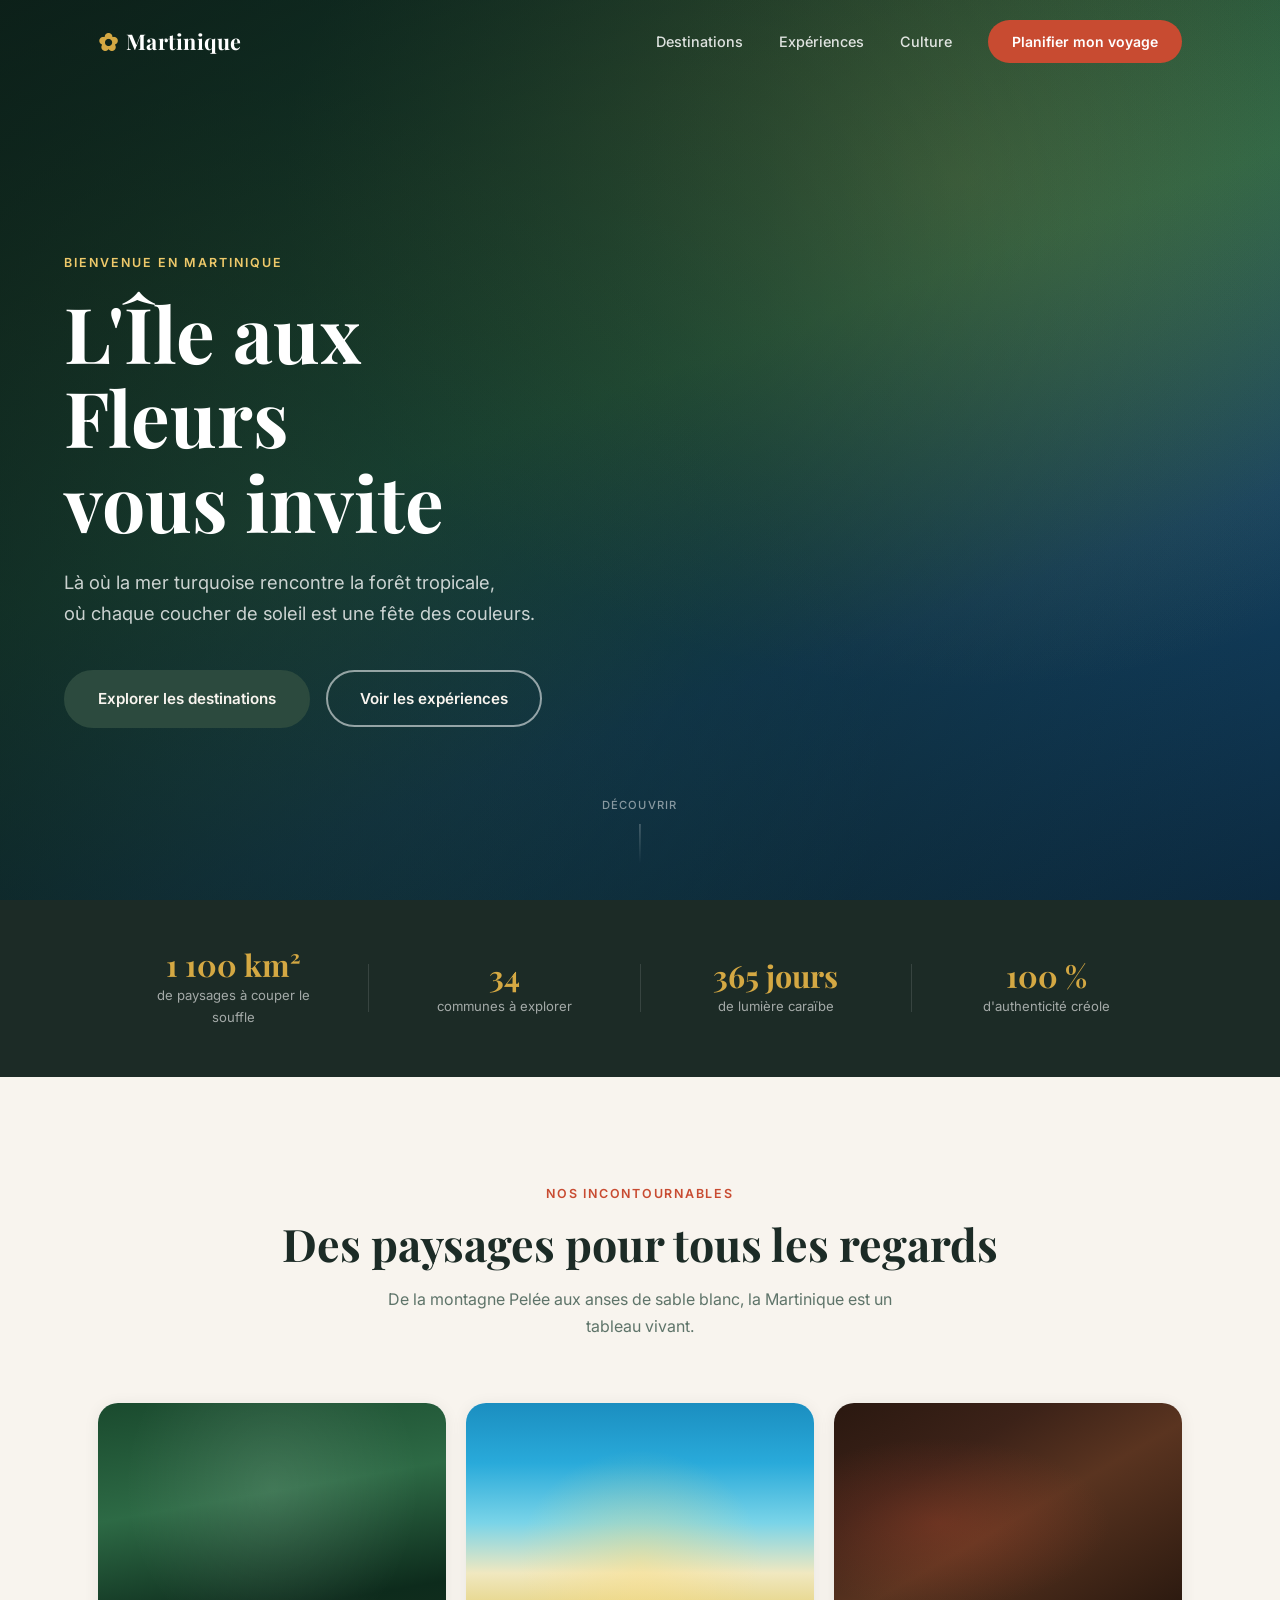
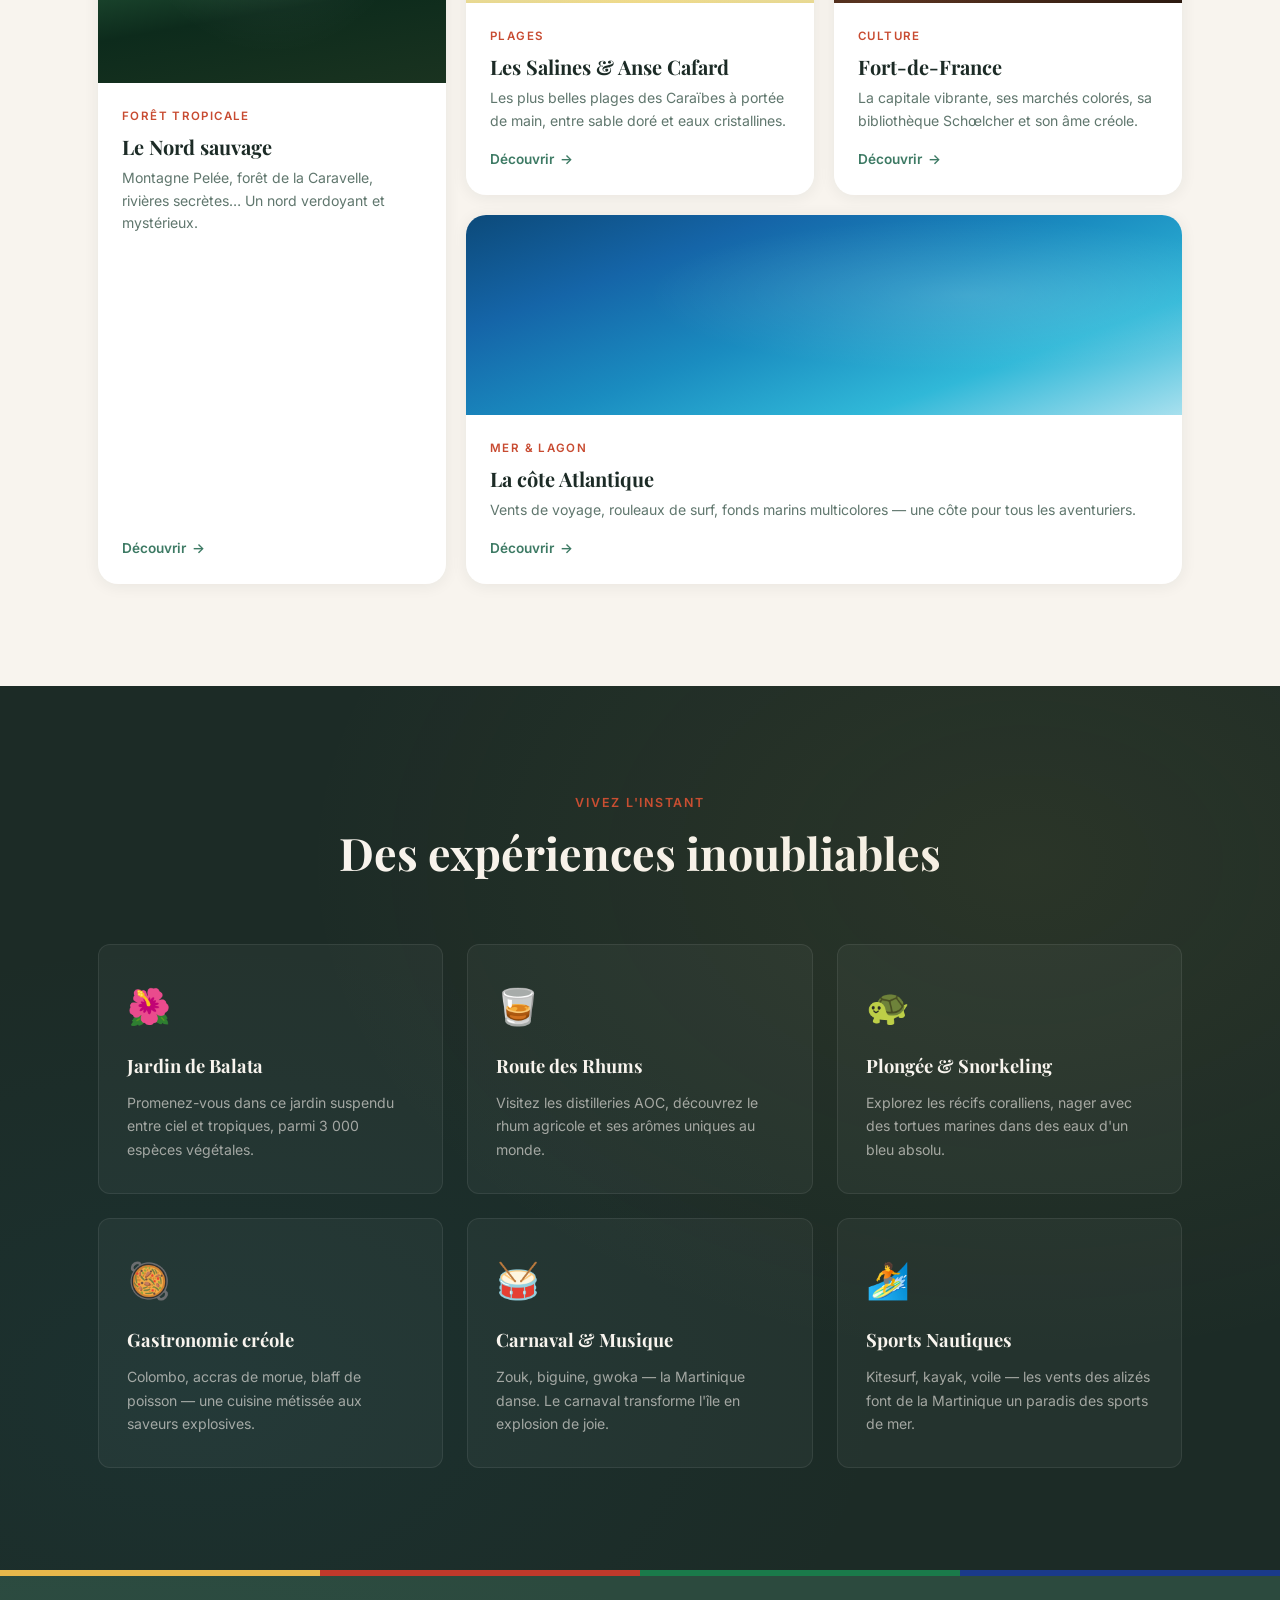
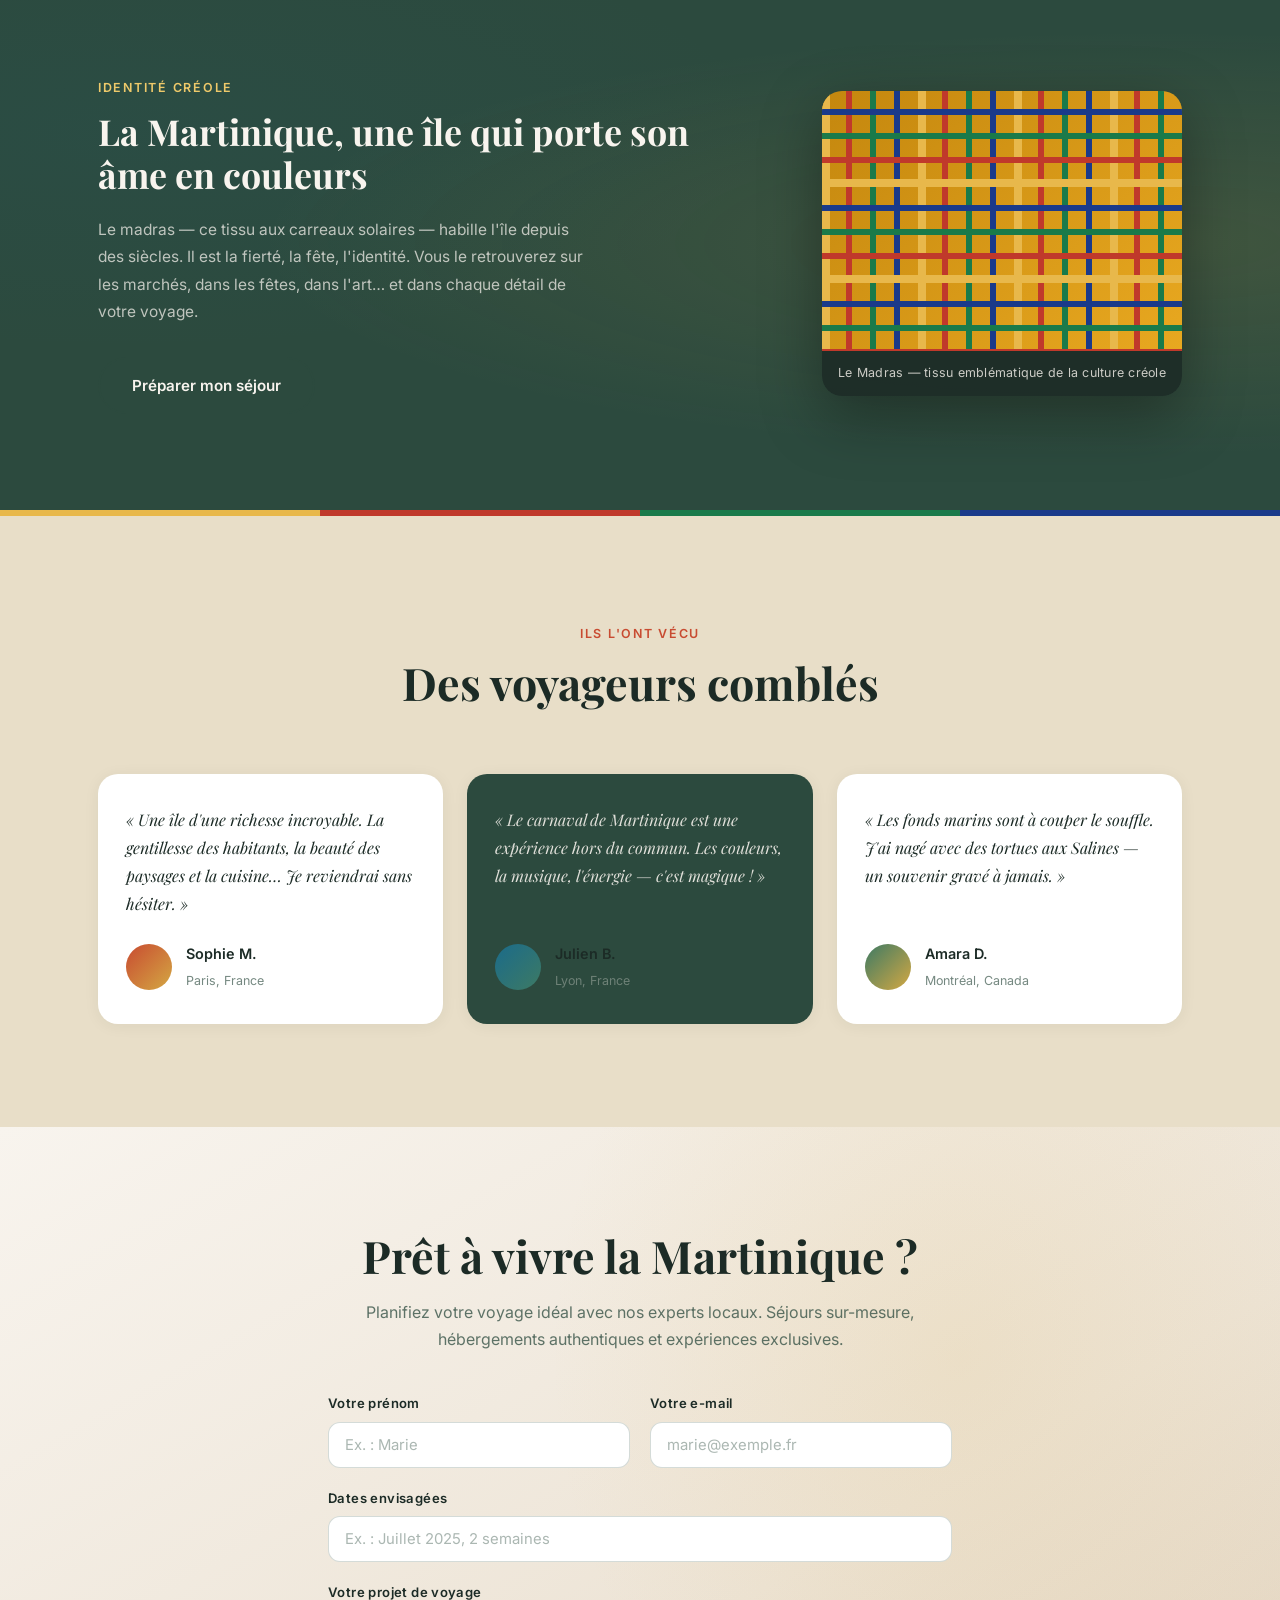
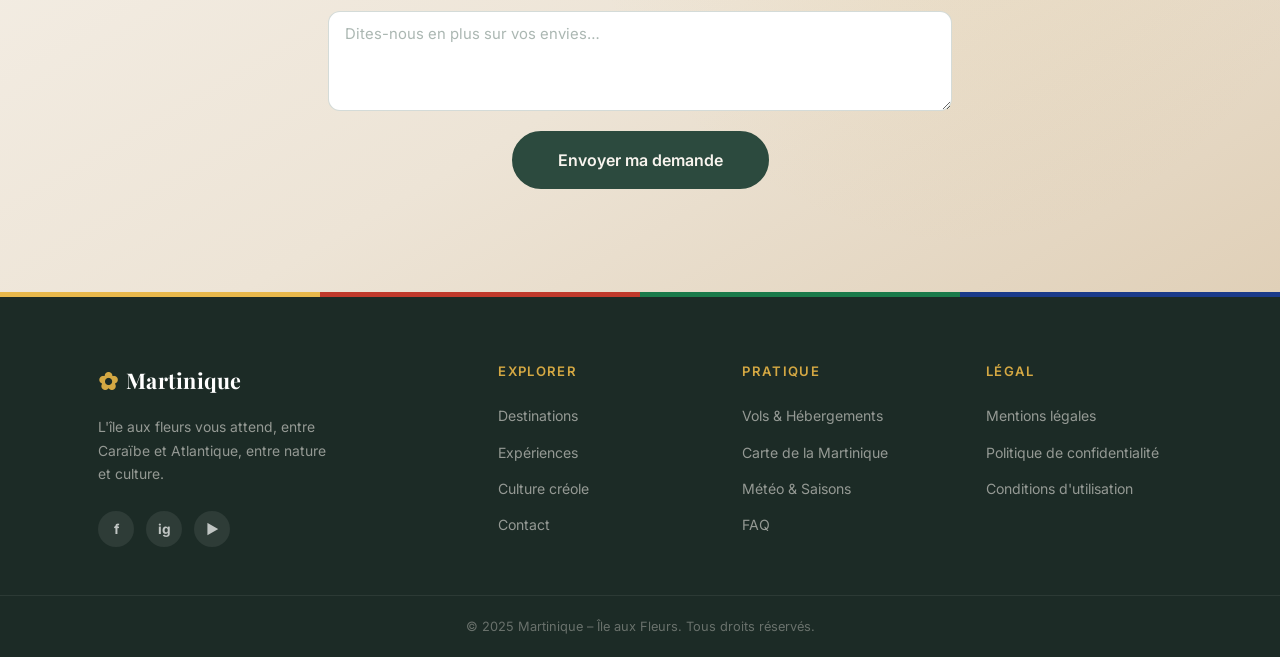
<file: index.html>
<!DOCTYPE html>
<html lang="fr">
<head>
  <meta charset="UTF-8" />
  <meta name="viewport" content="width=device-width, initial-scale=1.0" />
  <title>Martinique – Île aux Fleurs</title>
  <link rel="stylesheet" href="style.css" />
  <link rel="preconnect" href="https://fonts.googleapis.com" />
  <link rel="preconnect" href="https://fonts.gstatic.com" crossorigin />
  <link href="https://fonts.googleapis.com/css2?family=Playfair+Display:wght@400;700&family=Inter:wght@300;400;500;600&display=swap" rel="stylesheet" />
</head>
<body>

  <!-- ======= NAVIGATION ======= -->
  <header class="navbar" id="navbar">
    <div class="nav-container">
      <a href="#" class="nav-logo">
        <span class="logo-flower">✿</span>
        <span class="logo-text">Martinique</span>
      </a>
      <nav class="nav-links">
        <a href="#destinations">Destinations</a>
        <a href="#experiences">Expériences</a>
        <a href="#culture">Culture</a>
        <a href="#contact" class="btn-nav">Planifier mon voyage</a>
      </nav>
      <button class="nav-toggle" id="navToggle" aria-label="Menu">
        <span></span><span></span><span></span>
      </button>
    </div>
  </header>

  <!-- ======= HERO ======= -->
  <section class="hero" id="home">
    <div class="hero-bg"></div>
    <div class="hero-overlay"></div>
    <div class="hero-content">
      <p class="hero-label">Bienvenue en Martinique</p>
      <h1 class="hero-title">L'Île aux Fleurs<br />vous invite</h1>
      <p class="hero-sub">Là où la mer turquoise rencontre la forêt tropicale,<br />où chaque coucher de soleil est une fête des couleurs.</p>
      <div class="hero-actions">
        <a href="#destinations" class="btn btn-primary madras-hover">Explorer les destinations</a>
        <a href="#experiences" class="btn btn-ghost">Voir les expériences</a>
      </div>
    </div>
    <div class="hero-scroll">
      <span>Découvrir</span>
      <div class="scroll-line"></div>
    </div>
  </section>

  <!-- ======= INTRO BAND ======= -->
  <section class="intro-band">
    <div class="intro-band-inner">
      <div class="intro-stat">
        <strong>1 100 km²</strong>
        <span>de paysages à couper le souffle</span>
      </div>
      <div class="intro-divider"></div>
      <div class="intro-stat">
        <strong>34</strong>
        <span>communes à explorer</span>
      </div>
      <div class="intro-divider"></div>
      <div class="intro-stat">
        <strong>365 jours</strong>
        <span>de lumière caraïbe</span>
      </div>
      <div class="intro-divider"></div>
      <div class="intro-stat">
        <strong>100 %</strong>
        <span>d'authenticité créole</span>
      </div>
    </div>
  </section>

  <!-- ======= DESTINATIONS ======= -->
  <section class="section destinations" id="destinations">
    <div class="container">
      <div class="section-header">
        <span class="section-label">Nos incontournables</span>
        <h2 class="section-title">Des paysages pour tous les regards</h2>
        <p class="section-sub">De la montagne Pelée aux anses de sable blanc, la Martinique est un tableau vivant.</p>
      </div>
      <div class="cards-grid">

        <article class="card card--tall">
          <div class="card-img card-img--nord"></div>
          <div class="card-body">
            <span class="card-tag">Forêt tropicale</span>
            <h3 class="card-title">Le Nord sauvage</h3>
            <p class="card-desc">Montagne Pelée, forêt de la Caravelle, rivières secrètes… Un nord verdoyant et mystérieux.</p>
            <a href="#" class="card-link">Découvrir <span>→</span></a>
          </div>
        </article>

        <article class="card">
          <div class="card-img card-img--plage"></div>
          <div class="card-body">
            <span class="card-tag">Plages</span>
            <h3 class="card-title">Les Salines & Anse Cafard</h3>
            <p class="card-desc">Les plus belles plages des Caraïbes à portée de main, entre sable doré et eaux cristallines.</p>
            <a href="#" class="card-link">Découvrir <span>→</span></a>
          </div>
        </article>

        <article class="card">
          <div class="card-img card-img--ville"></div>
          <div class="card-body">
            <span class="card-tag">Culture</span>
            <h3 class="card-title">Fort-de-France</h3>
            <p class="card-desc">La capitale vibrante, ses marchés colorés, sa bibliothèque Schœlcher et son âme créole.</p>
            <a href="#" class="card-link">Découvrir <span>→</span></a>
          </div>
        </article>

        <article class="card card--wide">
          <div class="card-img card-img--mer"></div>
          <div class="card-body">
            <span class="card-tag">Mer & Lagon</span>
            <h3 class="card-title">La côte Atlantique</h3>
            <p class="card-desc">Vents de voyage, rouleaux de surf, fonds marins multicolores — une côte pour tous les aventuriers.</p>
            <a href="#" class="card-link">Découvrir <span>→</span></a>
          </div>
        </article>

      </div>
    </div>
  </section>

  <!-- ======= EXPERIENCES ======= -->
  <section class="section experiences" id="experiences">
    <div class="container">
      <div class="section-header section-header--light">
        <span class="section-label">Vivez l'instant</span>
        <h2 class="section-title">Des expériences inoubliables</h2>
      </div>
      <div class="experiences-grid">

        <div class="exp-card">
          <div class="exp-icon">🌺</div>
          <h3>Jardin de Balata</h3>
          <p>Promenez-vous dans ce jardin suspendu entre ciel et tropiques, parmi 3 000 espèces végétales.</p>
        </div>

        <div class="exp-card">
          <div class="exp-icon">🥃</div>
          <h3>Route des Rhums</h3>
          <p>Visitez les distilleries AOC, découvrez le rhum agricole et ses arômes uniques au monde.</p>
        </div>

        <div class="exp-card">
          <div class="exp-icon">🐢</div>
          <h3>Plongée & Snorkeling</h3>
          <p>Explorez les récifs coralliens, nager avec des tortues marines dans des eaux d'un bleu absolu.</p>
        </div>

        <div class="exp-card">
          <div class="exp-icon">🥘</div>
          <h3>Gastronomie créole</h3>
          <p>Colombo, accras de morue, blaff de poisson — une cuisine métissée aux saveurs explosives.</p>
        </div>

        <div class="exp-card">
          <div class="exp-icon">🥁</div>
          <h3>Carnaval & Musique</h3>
          <p>Zouk, biguine, gwoka — la Martinique danse. Le carnaval transforme l'île en explosion de joie.</p>
        </div>

        <div class="exp-card">
          <div class="exp-icon">🏄</div>
          <h3>Sports Nautiques</h3>
          <p>Kitesurf, kayak, voile — les vents des alizés font de la Martinique un paradis des sports de mer.</p>
        </div>

      </div>
    </div>
  </section>

  <!-- ======= CULTURE BANNER ======= -->
  <section class="culture-banner" id="culture">
    <div class="culture-madras-stripe"></div>
    <div class="container culture-inner">
      <div class="culture-text">
        <span class="section-label section-label--light">Identité créole</span>
        <h2>La Martinique, une île qui porte son âme en couleurs</h2>
        <p>Le madras — ce tissu aux carreaux solaires — habille l'île depuis des siècles. Il est la fierté, la fête, l'identité. Vous le retrouverez sur les marchés, dans les fêtes, dans l'art… et dans chaque détail de votre voyage.</p>
        <a href="#contact" class="btn btn-primary madras-hover">Préparer mon séjour</a>
      </div>
      <div class="culture-visual">
        <div class="madras-block">
          <div class="madras-pattern"></div>
          <div class="madras-caption">Le Madras — tissu emblématique de la culture créole</div>
        </div>
      </div>
    </div>
    <div class="culture-madras-stripe"></div>
  </section>

  <!-- ======= TÉMOIGNAGES ======= -->
  <section class="section testimonials">
    <div class="container">
      <div class="section-header">
        <span class="section-label">Ils l'ont vécu</span>
        <h2 class="section-title">Des voyageurs comblés</h2>
      </div>
      <div class="testimonials-grid">

        <div class="testimonial">
          <p class="testimonial-text">« Une île d'une richesse incroyable. La gentillesse des habitants, la beauté des paysages et la cuisine… Je reviendrai sans hésiter. »</p>
          <div class="testimonial-author">
            <div class="author-avatar avatar-1"></div>
            <div>
              <strong>Sophie M.</strong>
              <span>Paris, France</span>
            </div>
          </div>
        </div>

        <div class="testimonial testimonial--accent">
          <p class="testimonial-text">« Le carnaval de Martinique est une expérience hors du commun. Les couleurs, la musique, l'énergie — c'est magique ! »</p>
          <div class="testimonial-author">
            <div class="author-avatar avatar-2"></div>
            <div>
              <strong>Julien B.</strong>
              <span>Lyon, France</span>
            </div>
          </div>
        </div>

        <div class="testimonial">
          <p class="testimonial-text">« Les fonds marins sont à couper le souffle. J'ai nagé avec des tortues aux Salines — un souvenir gravé à jamais. »</p>
          <div class="testimonial-author">
            <div class="author-avatar avatar-3"></div>
            <div>
              <strong>Amara D.</strong>
              <span>Montréal, Canada</span>
            </div>
          </div>
        </div>

      </div>
    </div>
  </section>

  <!-- ======= CTA / CONTACT ======= -->
  <section class="cta-section" id="contact">
    <div class="cta-bg"></div>
    <div class="container cta-inner">
      <h2 class="cta-title">Prêt à vivre la Martinique ?</h2>
      <p class="cta-sub">Planifiez votre voyage idéal avec nos experts locaux. Séjours sur-mesure, hébergements authentiques et expériences exclusives.</p>
      <form class="cta-form">
        <div class="form-row">
          <div class="form-group">
            <label for="name">Votre prénom</label>
            <input type="text" id="name" placeholder="Ex. : Marie" autocomplete="given-name" />
          </div>
          <div class="form-group">
            <label for="email">Votre e-mail</label>
            <input type="email" id="email" placeholder="marie@exemple.fr" autocomplete="email" required />
          </div>
        </div>
        <div class="form-group">
          <label for="dates">Dates envisagées</label>
          <input type="text" id="dates" placeholder="Ex. : Juillet 2025, 2 semaines" />
        </div>
        <div class="form-group">
          <label for="message">Votre projet de voyage</label>
          <textarea id="message" rows="4" placeholder="Dites-nous en plus sur vos envies…"></textarea>
        </div>
        <button type="submit" class="btn btn-primary btn-large madras-hover">
          Envoyer ma demande
        </button>
      </form>
    </div>
  </section>

  <!-- ======= FOOTER ======= -->
  <footer class="footer">
    <div class="footer-madras-band"></div>
    <div class="container footer-inner">
      <div class="footer-brand">
        <a href="#" class="nav-logo">
          <span class="logo-flower">✿</span>
          <span class="logo-text">Martinique</span>
        </a>
        <p>L'île aux fleurs vous attend, entre Caraïbe et Atlantique, entre nature et culture.</p>
        <div class="footer-socials">
          <a href="#" aria-label="Facebook">f</a>
          <a href="#" aria-label="Instagram">ig</a>
          <a href="#" aria-label="YouTube">▶</a>
        </div>
      </div>
      <div class="footer-links">
        <h4>Explorer</h4>
        <ul>
          <li><a href="#destinations">Destinations</a></li>
          <li><a href="#experiences">Expériences</a></li>
          <li><a href="#culture">Culture créole</a></li>
          <li><a href="#contact">Contact</a></li>
        </ul>
      </div>
      <div class="footer-links">
        <h4>Pratique</h4>
        <ul>
          <li><a href="#">Vols & Hébergements</a></li>
          <li><a href="#">Carte de la Martinique</a></li>
          <li><a href="#">Météo & Saisons</a></li>
          <li><a href="#">FAQ</a></li>
        </ul>
      </div>
      <div class="footer-links">
        <h4>Légal</h4>
        <ul>
          <li><a href="#">Mentions légales</a></li>
          <li><a href="#">Politique de confidentialité</a></li>
          <li><a href="#">Conditions d'utilisation</a></li>
        </ul>
      </div>
    </div>
    <div class="footer-bottom">
      <p>© 2025 Martinique – Île aux Fleurs. Tous droits réservés.</p>
    </div>
  </footer>

  <script src="script.js"></script>
</body>
</html>
</file>
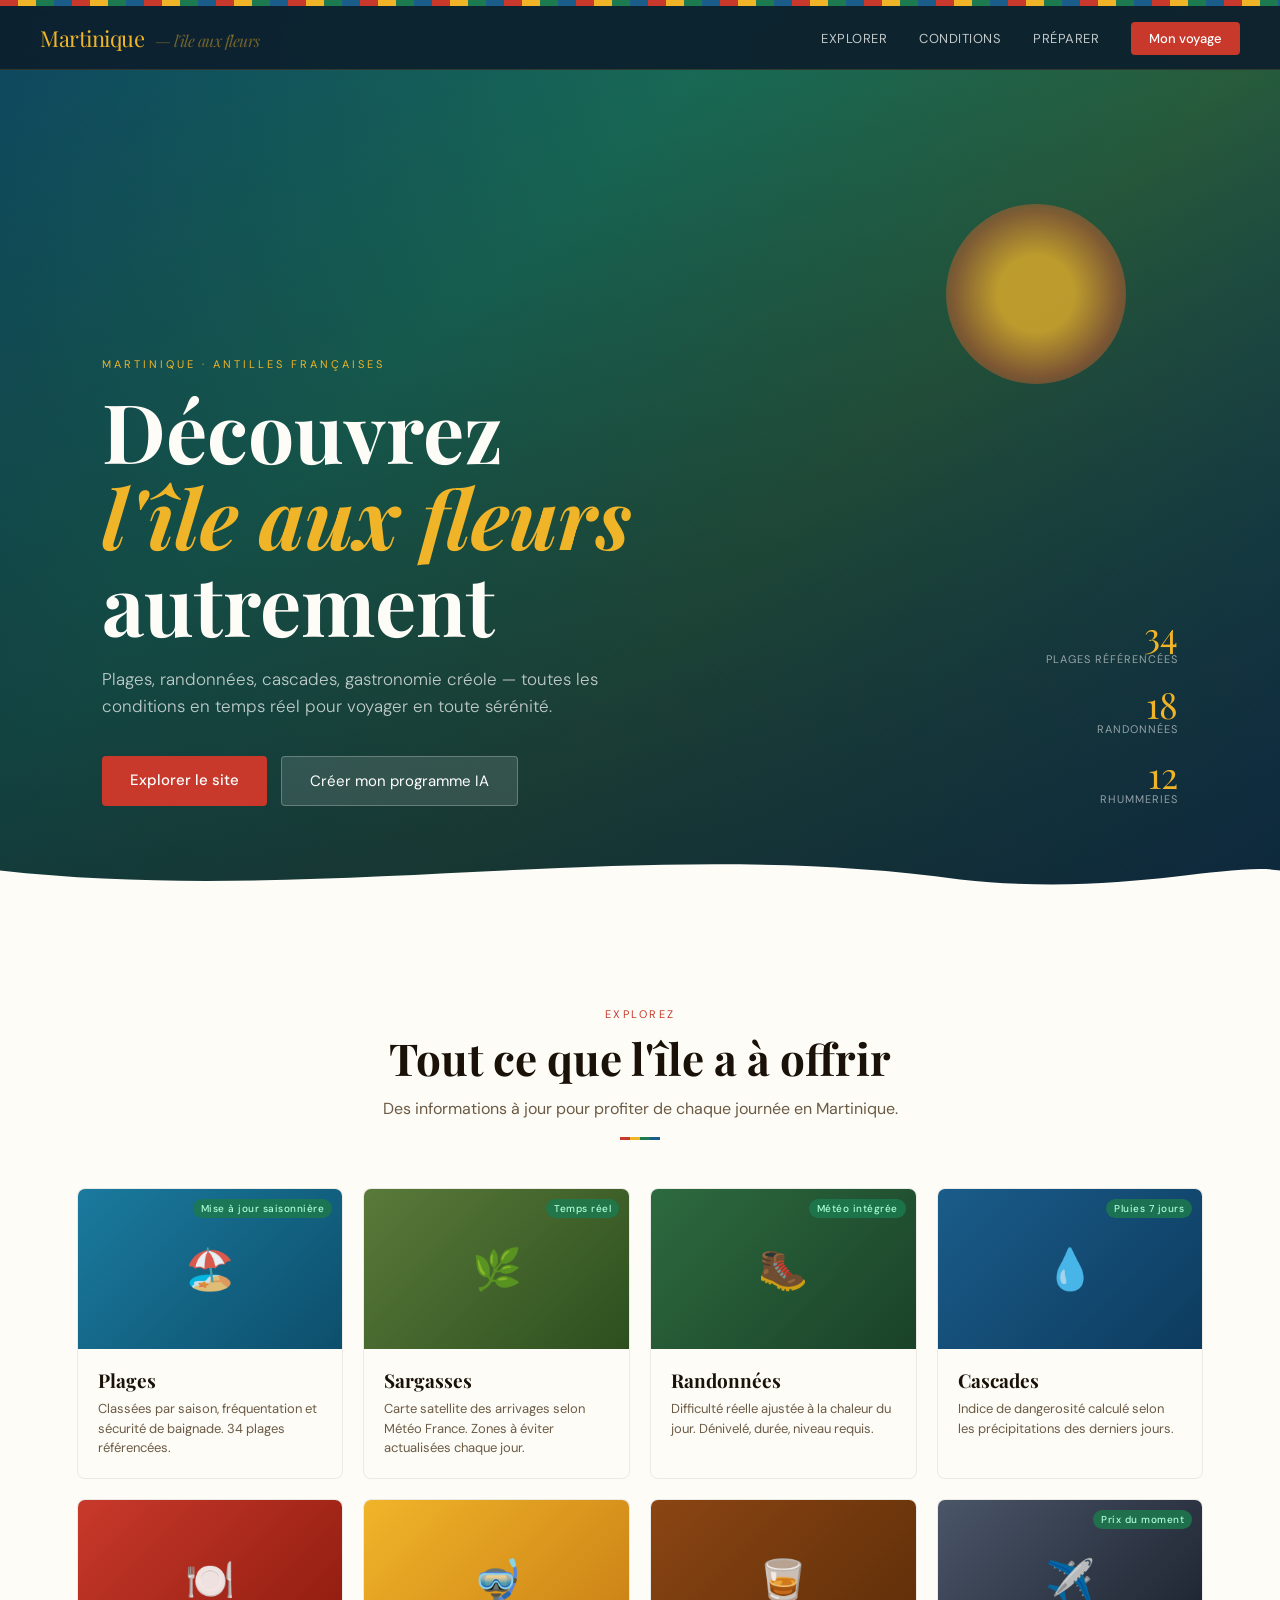
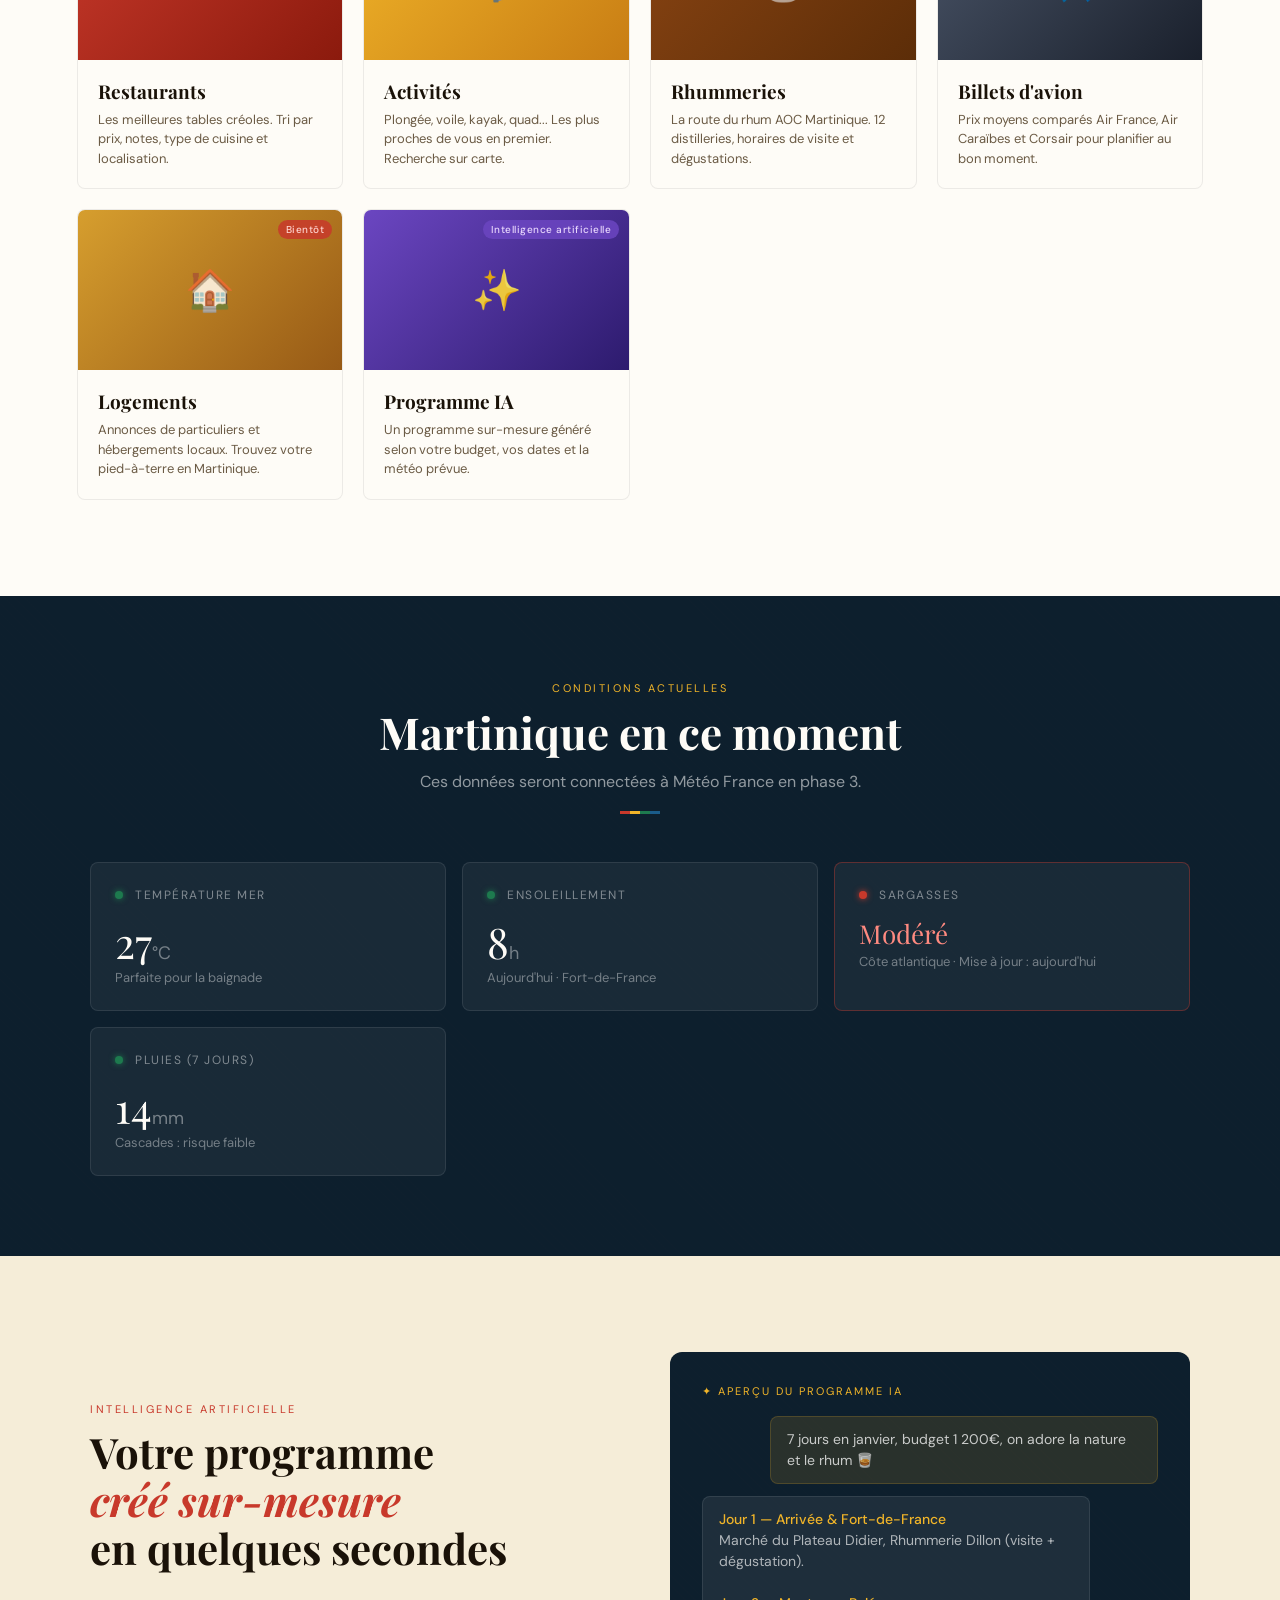
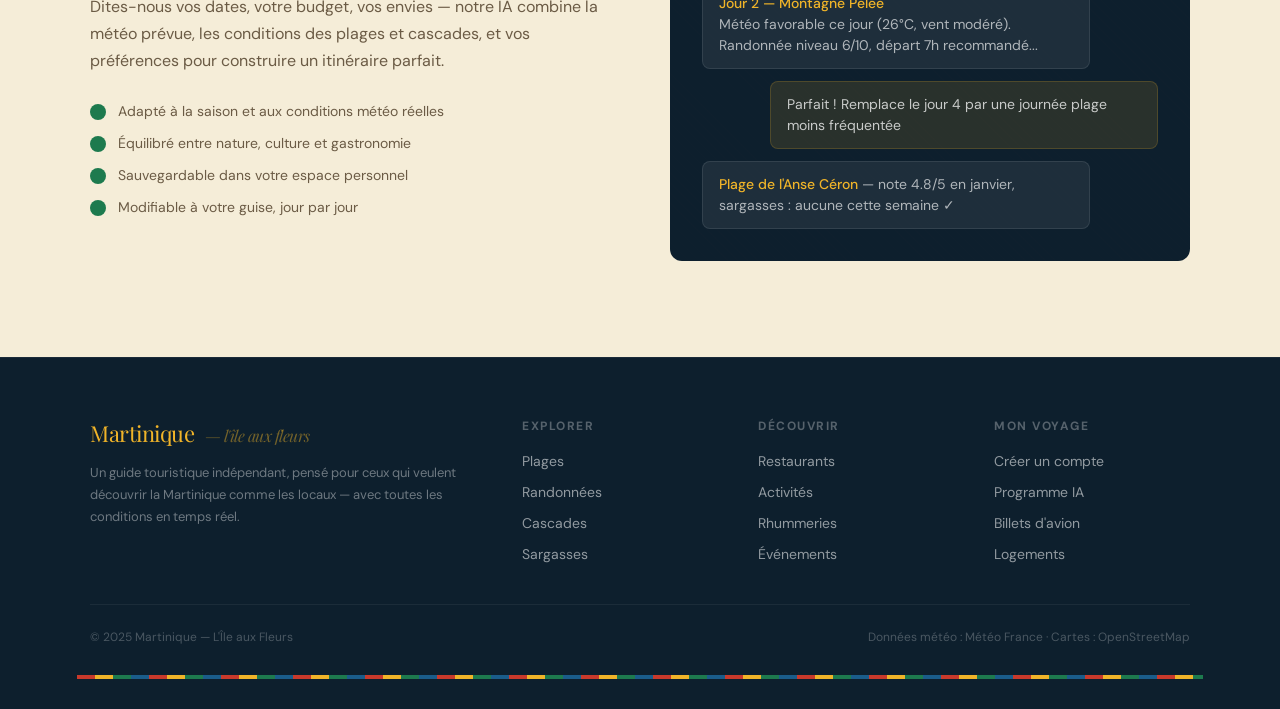
<file: maquette.html>
<!DOCTYPE html>
<html lang="fr">
<head>
  <meta charset="UTF-8">
  <meta name="viewport" content="width=device-width, initial-scale=1.0">
  <title>Martinique — L'Île aux Fleurs</title>
  <link rel="preconnect" href="https://fonts.googleapis.com">
  <link href="https://fonts.googleapis.com/css2?family=Playfair+Display:ital,wght@0,700;1,400&family=DM+Sans:wght@300;400;500&display=swap" rel="stylesheet">
  <style>
    /* ─── Variables — palette madras & créole ─── */
    :root {
      --rouge:   #C8392B;
      --jaune:   #F0B429;
      --vert:    #1D7A4E;
      --bleu:    #1A5C8A;
      --sable:   #F5EDD8;
      --nuit:    #0D1F2D;
      --blanc:   #FEFCF7;
      --texte:   #1A1208;
      --doux:    #6B5B45;

      --madras-stripe: repeating-linear-gradient(
        45deg,
        transparent,
        transparent 6px,
        rgba(200,57,43,0.18) 6px,
        rgba(200,57,43,0.18) 7px
      );

      --font-titre: 'Playfair Display', Georgia, serif;
      --font-corps: 'DM Sans', sans-serif;
      --rayon: 4px;
    }

    /* ─── Reset & base ─── */
    *, *::before, *::after { box-sizing: border-box; margin: 0; padding: 0; }
    html { scroll-behavior: smooth; }
    body {
      font-family: var(--font-corps);
      background: var(--blanc);
      color: var(--texte);
      overflow-x: hidden;
    }

    /* ─── Barre de chargement décorative (madras) ─── */
    .madras-bar {
      height: 6px;
      background: repeating-linear-gradient(
        90deg,
        var(--rouge) 0px, var(--rouge) 18px,
        var(--jaune) 18px, var(--jaune) 36px,
        var(--vert) 36px, var(--vert) 54px,
        var(--bleu) 54px, var(--bleu) 72px
      );
    }

    /* ─── Navbar ─── */
    nav {
      position: fixed;
      top: 6px;
      left: 0; right: 0;
      z-index: 100;
      display: flex;
      align-items: center;
      justify-content: space-between;
      padding: 0 40px;
      height: 64px;
      background: rgba(13, 31, 45, 0.92);
      backdrop-filter: blur(12px);
      border-bottom: 1px solid rgba(240,180,41,0.15);
    }
    .nav-logo {
      font-family: var(--font-titre);
      font-size: 22px;
      color: var(--jaune);
      letter-spacing: -0.5px;
      text-decoration: none;
    }
    .nav-logo span {
      color: rgba(240,180,41,0.45);
      font-style: italic;
      font-weight: 400;
      font-size: 16px;
      margin-left: 6px;
    }
    .nav-links {
      display: flex;
      gap: 32px;
      list-style: none;
    }
    .nav-links a {
      color: rgba(255,255,255,0.75);
      text-decoration: none;
      font-size: 13px;
      font-weight: 400;
      letter-spacing: 0.5px;
      text-transform: uppercase;
      transition: color .2s;
    }
    .nav-links a:hover { color: var(--jaune); }
    .nav-cta {
      background: var(--rouge);
      color: white !important;
      padding: 8px 18px;
      border-radius: var(--rayon);
      font-weight: 500 !important;
      text-transform: none !important;
      letter-spacing: 0 !important;
      transition: background .2s !important;
    }
    .nav-cta:hover { background: #a52d20 !important; color: white !important; }

    /* ─── Hero ─── */
    .hero {
      position: relative;
      height: 100vh;
      min-height: 600px;
      display: flex;
      align-items: flex-end;
      overflow: hidden;
    }
    .hero-bg {
      position: absolute;
      inset: 0;
      background:
        linear-gradient(to bottom, rgba(13,31,45,0.15) 0%, rgba(13,31,45,0.7) 100%),
        linear-gradient(135deg, #0D4F6C 0%, #1A7A5E 35%, #2D6A3F 60%, #0D3B5E 100%);
    }
    /* Effet soleil couchant stylisé */
    .hero-sun {
      position: absolute;
      right: 12%;
      top: 22%;
      width: 180px;
      height: 180px;
      border-radius: 50%;
      background: radial-gradient(circle, var(--jaune) 30%, rgba(240,100,41,0.6) 65%, transparent 100%);
      opacity: 0.75;
      animation: sunPulse 6s ease-in-out infinite;
    }
    @keyframes sunPulse {
      0%, 100% { transform: scale(1); opacity: 0.75; }
      50% { transform: scale(1.05); opacity: 0.85; }
    }
    /* Vague décorative */
    .hero-wave {
      position: absolute;
      bottom: 0; left: 0; right: 0;
    }
    .hero-wave svg { display: block; width: 100%; }

    /* Motif madras en overlay subtil */
    .hero-madras {
      position: absolute;
      inset: 0;
      background: var(--madras-stripe);
      opacity: 0.06;
    }

    .hero-content {
      position: relative;
      z-index: 2;
      padding: 0 8% 100px;
      max-width: 760px;
    }
    .hero-eyebrow {
      font-family: var(--font-corps);
      font-size: 11px;
      letter-spacing: 3px;
      text-transform: uppercase;
      color: var(--jaune);
      margin-bottom: 16px;
      opacity: 0;
      animation: fadeUp .8s .3s forwards;
    }
    .hero-titre {
      font-family: var(--font-titre);
      font-size: clamp(44px, 7vw, 82px);
      line-height: 1.05;
      color: var(--blanc);
      margin-bottom: 20px;
      opacity: 0;
      animation: fadeUp .8s .5s forwards;
    }
    .hero-titre em {
      color: var(--jaune);
      font-style: italic;
    }
    .hero-sous {
      font-size: 17px;
      color: rgba(255,255,255,0.72);
      line-height: 1.6;
      max-width: 500px;
      margin-bottom: 36px;
      font-weight: 300;
      opacity: 0;
      animation: fadeUp .8s .7s forwards;
    }
    .hero-actions {
      display: flex;
      gap: 14px;
      flex-wrap: wrap;
      opacity: 0;
      animation: fadeUp .8s .9s forwards;
    }
    .btn-primaire {
      background: var(--rouge);
      color: white;
      padding: 14px 28px;
      border-radius: var(--rayon);
      font-weight: 500;
      font-size: 15px;
      text-decoration: none;
      transition: transform .15s, background .2s;
    }
    .btn-primaire:hover { background: #a52d20; transform: translateY(-1px); }
    .btn-secondaire {
      background: rgba(255,255,255,0.12);
      color: white;
      padding: 14px 28px;
      border-radius: var(--rayon);
      font-weight: 400;
      font-size: 15px;
      text-decoration: none;
      border: 1px solid rgba(255,255,255,0.25);
      transition: background .2s;
    }
    .btn-secondaire:hover { background: rgba(255,255,255,0.2); }

    /* Stats hero */
    .hero-stats {
      position: absolute;
      right: 8%;
      bottom: 100px;
      z-index: 2;
      display: flex;
      flex-direction: column;
      gap: 20px;
      opacity: 0;
      animation: fadeLeft .8s 1.1s forwards;
    }
    .stat-item {
      text-align: right;
    }
    .stat-num {
      font-family: var(--font-titre);
      font-size: 36px;
      color: var(--jaune);
      line-height: 1;
    }
    .stat-label {
      font-size: 11px;
      color: rgba(255,255,255,0.55);
      letter-spacing: 1px;
      text-transform: uppercase;
    }

    @keyframes fadeUp {
      from { opacity: 0; transform: translateY(20px); }
      to   { opacity: 1; transform: translateY(0); }
    }
    @keyframes fadeLeft {
      from { opacity: 0; transform: translateX(20px); }
      to   { opacity: 1; transform: translateX(0); }
    }

    /* ─── Section titre générique ─── */
    .section-header {
      text-align: center;
      margin-bottom: 48px;
    }
    .section-tag {
      display: inline-block;
      font-size: 11px;
      letter-spacing: 2.5px;
      text-transform: uppercase;
      color: var(--rouge);
      margin-bottom: 12px;
    }
    .section-titre {
      font-family: var(--font-titre);
      font-size: clamp(28px, 4vw, 44px);
      color: var(--texte);
      line-height: 1.15;
    }
    .section-sous {
      font-size: 16px;
      color: var(--doux);
      margin-top: 12px;
      line-height: 1.6;
      max-width: 520px;
      margin-left: auto;
      margin-right: auto;
    }
    .trait {
      display: block;
      width: 40px;
      height: 3px;
      margin: 16px auto 0;
      background: repeating-linear-gradient(
        90deg,
        var(--rouge) 0,var(--rouge) 10px,
        var(--jaune) 10px,var(--jaune) 20px,
        var(--vert) 20px,var(--vert) 30px,
        var(--bleu) 30px,var(--bleu) 40px
      );
    }

    /* ─── Section rubriques ─── */
    .section-rubriques {
      padding: 96px 6%;
      background: var(--blanc);
    }
    .rubriques-grille {
      display: grid;
      grid-template-columns: repeat(auto-fill, minmax(260px, 1fr));
      gap: 20px;
      max-width: 1200px;
      margin: 0 auto;
    }
    .rubrique-card {
      position: relative;
      border-radius: 8px;
      overflow: hidden;
      text-decoration: none;
      color: inherit;
      border: 1px solid rgba(0,0,0,0.07);
      background: var(--blanc);
      transition: transform .2s, box-shadow .2s;
      cursor: pointer;
    }
    .rubrique-card:hover { transform: translateY(-4px); box-shadow: 0 12px 36px rgba(0,0,0,0.1); }
    .rubrique-visuel {
      height: 160px;
      position: relative;
      overflow: hidden;
    }
    .rubrique-card:hover .rubrique-visuel-bg {
      transform: scale(1.05);
    }
    .rubrique-visuel-bg {
      position: absolute;
      inset: 0;
      transition: transform .4s;
    }
    /* Fonds colorés par rubrique */
    .rc-plages .rubrique-visuel-bg { background: linear-gradient(135deg, #1A7A9E 0%, #0D4F6C 100%); }
    .rc-sargasses .rubrique-visuel-bg { background: linear-gradient(135deg, #5A7A3A 0%, #2D4F1E 100%); }
    .rc-randos .rubrique-visuel-bg { background: linear-gradient(135deg, #2D6A3F 0%, #1A4228 100%); }
    .rc-cascades .rubrique-visuel-bg { background: linear-gradient(135deg, #1A5C8A 0%, #0D3B5E 100%); }
    .rc-restos .rubrique-visuel-bg { background: linear-gradient(135deg, #C8392B 0%, #8B1A0D 100%); }
    .rc-activites .rubrique-visuel-bg { background: linear-gradient(135deg, #F0B429 0%, #C87D14 100%); }
    .rc-rhum .rubrique-visuel-bg { background: linear-gradient(135deg, #8B4513 0%, #5C2D08 100%); }
    .rc-vols .rubrique-visuel-bg { background: linear-gradient(135deg, #4A5568 0%, #1A202C 100%); }
    .rc-logement .rubrique-visuel-bg { background: linear-gradient(135deg, #D69E2E 0%, #975A16 100%); }
    .rc-ia .rubrique-visuel-bg { background: linear-gradient(135deg, #6B46C1 0%, #2D1B6E 100%); }

    .rubrique-icon {
      position: absolute;
      top: 50%;
      left: 50%;
      transform: translate(-50%, -50%);
      font-size: 40px;
      line-height: 1;
      opacity: 0.9;
    }
    .rubrique-badge {
      position: absolute;
      top: 10px;
      right: 10px;
      font-size: 10px;
      padding: 3px 8px;
      border-radius: 20px;
      letter-spacing: 0.5px;
      font-weight: 500;
    }
    .badge-live { background: rgba(29,122,78,0.85); color: #ADFFD7; }
    .badge-nouveau { background: rgba(200,57,43,0.85); color: #FFD5D0; }
    .badge-ia { background: rgba(107,70,193,0.85); color: #E9D8FD; }

    .rubrique-corps {
      padding: 18px 20px 20px;
    }
    .rubrique-titre {
      font-family: var(--font-titre);
      font-size: 19px;
      color: var(--texte);
      margin-bottom: 6px;
    }
    .rubrique-desc {
      font-size: 13px;
      color: var(--doux);
      line-height: 1.5;
    }

    /* ─── Section météo / vols ─── */
    .section-live {
      padding: 80px 6%;
      background: var(--nuit);
      position: relative;
      overflow: hidden;
    }
    .section-live::before {
      content: '';
      position: absolute;
      inset: 0;
      background: var(--madras-stripe);
      opacity: 0.04;
    }
    .section-live .section-titre { color: var(--blanc); }
    .section-live .section-sous { color: rgba(255,255,255,0.55); }
    .section-live .section-tag { color: var(--jaune); }
    .live-grille {
      display: grid;
      grid-template-columns: repeat(auto-fill, minmax(280px, 1fr));
      gap: 16px;
      max-width: 1100px;
      margin: 0 auto;
    }
    .live-card {
      background: rgba(255,255,255,0.05);
      border: 1px solid rgba(255,255,255,0.09);
      border-radius: 8px;
      padding: 24px;
    }
    .live-card-header {
      display: flex;
      align-items: center;
      gap: 12px;
      margin-bottom: 18px;
    }
    .live-dot {
      width: 8px; height: 8px;
      border-radius: 50%;
      background: var(--vert);
      box-shadow: 0 0 6px var(--vert);
      animation: blink 2s infinite;
    }
    @keyframes blink {
      0%,100% { opacity: 1; }
      50% { opacity: 0.4; }
    }
    .live-label {
      font-size: 12px;
      letter-spacing: 1.5px;
      text-transform: uppercase;
      color: rgba(255,255,255,0.45);
    }
    .live-valeur {
      font-family: var(--font-titre);
      font-size: 42px;
      color: var(--blanc);
      line-height: 1;
    }
    .live-unite {
      font-family: var(--font-corps);
      font-size: 18px;
      color: rgba(255,255,255,0.4);
    }
    .live-sous {
      font-size: 13px;
      color: rgba(255,255,255,0.4);
      margin-top: 6px;
    }
    .live-alerte {
      border-color: rgba(200,57,43,0.4);
    }
    .live-alerte .live-dot { background: var(--rouge); box-shadow: 0 0 6px var(--rouge); }
    .live-alerte .live-valeur { color: #FF8A80; }

    /* ─── Section "Préparez votre voyage" ─── */
    .section-prep {
      padding: 96px 6%;
      background: var(--sable);
    }
    .prep-grille {
      display: grid;
      grid-template-columns: 1fr 1fr;
      gap: 60px;
      max-width: 1100px;
      margin: 0 auto;
      align-items: center;
    }
    .prep-texte h2 {
      font-family: var(--font-titre);
      font-size: clamp(28px, 3.5vw, 42px);
      color: var(--texte);
      line-height: 1.15;
      margin-bottom: 20px;
    }
    .prep-texte h2 em { color: var(--rouge); font-style: italic; }
    .prep-texte p {
      font-size: 16px;
      color: var(--doux);
      line-height: 1.7;
      margin-bottom: 28px;
    }
    .prep-liste {
      list-style: none;
      display: flex;
      flex-direction: column;
      gap: 14px;
    }
    .prep-liste li {
      display: flex;
      align-items: flex-start;
      gap: 12px;
      font-size: 14px;
      color: var(--doux);
    }
    .prep-liste li::before {
      content: '';
      display: inline-block;
      width: 16px;
      height: 16px;
      min-width: 16px;
      border-radius: 50%;
      background: var(--vert);
      margin-top: 2px;
    }
    /* Carte IA stylisée */
    .prep-carte {
      background: var(--nuit);
      border-radius: 12px;
      padding: 32px;
      position: relative;
      overflow: hidden;
    }
    .prep-carte::after {
      content: '';
      position: absolute;
      inset: 0;
      background: var(--madras-stripe);
      opacity: 0.05;
    }
    .prep-carte-tag {
      font-size: 11px;
      letter-spacing: 2px;
      text-transform: uppercase;
      color: var(--jaune);
      margin-bottom: 18px;
    }
    .prep-chat {
      display: flex;
      flex-direction: column;
      gap: 12px;
      position: relative;
      z-index: 1;
    }
    .chat-bulle {
      padding: 12px 16px;
      border-radius: 8px;
      font-size: 14px;
      line-height: 1.5;
      max-width: 85%;
    }
    .chat-user {
      background: rgba(240,180,41,0.12);
      color: rgba(255,255,255,0.75);
      border: 1px solid rgba(240,180,41,0.18);
      align-self: flex-end;
    }
    .chat-ia {
      background: rgba(255,255,255,0.07);
      color: rgba(255,255,255,0.65);
      border: 1px solid rgba(255,255,255,0.09);
      align-self: flex-start;
    }
    .chat-ia strong { color: var(--jaune); font-weight: 500; }

    /* ─── Footer ─── */
    footer {
      background: var(--nuit);
      border-top: 1px solid rgba(255,255,255,0.06);
      padding: 60px 6% 30px;
    }
    .footer-grille {
      display: grid;
      grid-template-columns: 2fr 1fr 1fr 1fr;
      gap: 40px;
      max-width: 1100px;
      margin: 0 auto 40px;
    }
    .footer-brand .nav-logo { display: inline-block; margin-bottom: 14px; }
    .footer-desc {
      font-size: 13px;
      color: rgba(255,255,255,0.4);
      line-height: 1.7;
    }
    .footer-col h4 {
      font-size: 12px;
      letter-spacing: 1.5px;
      text-transform: uppercase;
      color: rgba(255,255,255,0.3);
      margin-bottom: 16px;
    }
    .footer-col ul { list-style: none; display: flex; flex-direction: column; gap: 10px; }
    .footer-col a {
      font-size: 14px;
      color: rgba(255,255,255,0.55);
      text-decoration: none;
      transition: color .2s;
    }
    .footer-col a:hover { color: var(--jaune); }
    .footer-bas {
      max-width: 1100px;
      margin: 0 auto;
      padding-top: 24px;
      border-top: 1px solid rgba(255,255,255,0.06);
      display: flex;
      justify-content: space-between;
      align-items: center;
      font-size: 12px;
      color: rgba(255,255,255,0.25);
    }
    .footer-madras {
      height: 4px;
      margin-top: 30px;
      background: repeating-linear-gradient(
        90deg,
        var(--rouge) 0px, var(--rouge) 18px,
        var(--jaune) 18px, var(--jaune) 36px,
        var(--vert) 36px, var(--vert) 54px,
        var(--bleu) 54px, var(--bleu) 72px
      );
    }

    /* ─── Responsive ─── */
    @media (max-width: 768px) {
      nav { padding: 0 20px; }
      .nav-links { display: none; }
      .hero-content { padding: 0 6% 80px; }
      .hero-stats { display: none; }
      .prep-grille { grid-template-columns: 1fr; }
      .footer-grille { grid-template-columns: 1fr 1fr; }
    }
    @media (max-width: 480px) {
      .footer-grille { grid-template-columns: 1fr; }
    }
  </style>
</head>
<body>

  <!-- Barre madras tout en haut -->
  <div class="madras-bar"></div>

  <!-- ─── Navbar ─── -->
  <nav>
    <a href="#" class="nav-logo">Martinique <span>— l'île aux fleurs</span></a>
    <ul class="nav-links">
      <li><a href="#rubriques">Explorer</a></li>
      <li><a href="#live">Conditions</a></li>
      <li><a href="#prep">Préparer</a></li>
      <li><a href="#" class="nav-cta">Mon voyage</a></li>
    </ul>
  </nav>

  <!-- ─── Hero ─── -->
  <section class="hero">
    <div class="hero-bg"></div>
    <div class="hero-madras"></div>
    <div class="hero-sun"></div>

    <div class="hero-content">
      <p class="hero-eyebrow">Martinique · Antilles françaises</p>
      <h1 class="hero-titre">
        Découvrez<br><em>l'île aux fleurs</em><br>autrement
      </h1>
      <p class="hero-sous">
        Plages, randonnées, cascades, gastronomie créole — toutes les conditions en temps réel pour voyager en toute sérénité.
      </p>
      <div class="hero-actions">
        <a href="#rubriques" class="btn-primaire">Explorer le site</a>
        <a href="#prep" class="btn-secondaire">Créer mon programme IA</a>
      </div>
    </div>

    <div class="hero-stats">
      <div class="stat-item">
        <div class="stat-num">34</div>
        <div class="stat-label">Plages référencées</div>
      </div>
      <div class="stat-item">
        <div class="stat-num">18</div>
        <div class="stat-label">Randonnées</div>
      </div>
      <div class="stat-item">
        <div class="stat-num">12</div>
        <div class="stat-label">Rhummeries</div>
      </div>
    </div>

    <div class="hero-wave">
      <svg viewBox="0 0 1440 80" xmlns="http://www.w3.org/2000/svg" preserveAspectRatio="none">
        <path d="M0,40 C360,80 720,0 1080,50 C1260,70 1380,30 1440,40 L1440,80 L0,80 Z" fill="#FEFCF7"/>
      </svg>
    </div>
  </section>

  <!-- ─── Rubriques principales ─── -->
  <section class="section-rubriques" id="rubriques">
    <div class="section-header">
      <span class="section-tag">Explorez</span>
      <h2 class="section-titre">Tout ce que l'île a à offrir</h2>
      <p class="section-sous">Des informations à jour pour profiter de chaque journée en Martinique.</p>
      <span class="trait"></span>
    </div>

    <div class="rubriques-grille">

      <a href="#" class="rubrique-card rc-plages">
        <div class="rubrique-visuel">
          <div class="rubrique-visuel-bg"></div>
          <div class="rubrique-icon">🏖️</div>
          <span class="rubrique-badge badge-live">Mise à jour saisonnière</span>
        </div>
        <div class="rubrique-corps">
          <h3 class="rubrique-titre">Plages</h3>
          <p class="rubrique-desc">Classées par saison, fréquentation et sécurité de baignade. 34 plages référencées.</p>
        </div>
      </a>

      <a href="#" class="rubrique-card rc-sargasses">
        <div class="rubrique-visuel">
          <div class="rubrique-visuel-bg"></div>
          <div class="rubrique-icon">🌿</div>
          <span class="rubrique-badge badge-live">Temps réel</span>
        </div>
        <div class="rubrique-corps">
          <h3 class="rubrique-titre">Sargasses</h3>
          <p class="rubrique-desc">Carte satellite des arrivages selon Météo France. Zones à éviter actualisées chaque jour.</p>
        </div>
      </a>

      <a href="#" class="rubrique-card rc-randos">
        <div class="rubrique-visuel">
          <div class="rubrique-visuel-bg"></div>
          <div class="rubrique-icon">🥾</div>
          <span class="rubrique-badge badge-live">Météo intégrée</span>
        </div>
        <div class="rubrique-corps">
          <h3 class="rubrique-titre">Randonnées</h3>
          <p class="rubrique-desc">Difficulté réelle ajustée à la chaleur du jour. Dénivelé, durée, niveau requis.</p>
        </div>
      </a>

      <a href="#" class="rubrique-card rc-cascades">
        <div class="rubrique-visuel">
          <div class="rubrique-visuel-bg"></div>
          <div class="rubrique-icon">💧</div>
          <span class="rubrique-badge badge-live">Pluies 7 jours</span>
        </div>
        <div class="rubrique-corps">
          <h3 class="rubrique-titre">Cascades</h3>
          <p class="rubrique-desc">Indice de dangerosité calculé selon les précipitations des derniers jours.</p>
        </div>
      </a>

      <a href="#" class="rubrique-card rc-restos">
        <div class="rubrique-visuel">
          <div class="rubrique-visuel-bg"></div>
          <div class="rubrique-icon">🍽️</div>
        </div>
        <div class="rubrique-corps">
          <h3 class="rubrique-titre">Restaurants</h3>
          <p class="rubrique-desc">Les meilleures tables créoles. Tri par prix, notes, type de cuisine et localisation.</p>
        </div>
      </a>

      <a href="#" class="rubrique-card rc-activites">
        <div class="rubrique-visuel">
          <div class="rubrique-visuel-bg"></div>
          <div class="rubrique-icon">🤿</div>
        </div>
        <div class="rubrique-corps">
          <h3 class="rubrique-titre">Activités</h3>
          <p class="rubrique-desc">Plongée, voile, kayak, quad... Les plus proches de vous en premier. Recherche sur carte.</p>
        </div>
      </a>

      <a href="#" class="rubrique-card rc-rhum">
        <div class="rubrique-visuel">
          <div class="rubrique-visuel-bg"></div>
          <div class="rubrique-icon">🥃</div>
        </div>
        <div class="rubrique-corps">
          <h3 class="rubrique-titre">Rhummeries</h3>
          <p class="rubrique-desc">La route du rhum AOC Martinique. 12 distilleries, horaires de visite et dégustations.</p>
        </div>
      </a>

      <a href="#" class="rubrique-card rc-vols">
        <div class="rubrique-visuel">
          <div class="rubrique-visuel-bg"></div>
          <div class="rubrique-icon">✈️</div>
          <span class="rubrique-badge badge-live">Prix du moment</span>
        </div>
        <div class="rubrique-corps">
          <h3 class="rubrique-titre">Billets d'avion</h3>
          <p class="rubrique-desc">Prix moyens comparés Air France, Air Caraïbes et Corsair pour planifier au bon moment.</p>
        </div>
      </a>

      <a href="#" class="rubrique-card rc-logement">
        <div class="rubrique-visuel">
          <div class="rubrique-visuel-bg"></div>
          <div class="rubrique-icon">🏠</div>
          <span class="rubrique-badge badge-nouveau">Bientôt</span>
        </div>
        <div class="rubrique-corps">
          <h3 class="rubrique-titre">Logements</h3>
          <p class="rubrique-desc">Annonces de particuliers et hébergements locaux. Trouvez votre pied-à-terre en Martinique.</p>
        </div>
      </a>

      <a href="#prep" class="rubrique-card rc-ia">
        <div class="rubrique-visuel">
          <div class="rubrique-visuel-bg"></div>
          <div class="rubrique-icon">✨</div>
          <span class="rubrique-badge badge-ia">Intelligence artificielle</span>
        </div>
        <div class="rubrique-corps">
          <h3 class="rubrique-titre">Programme IA</h3>
          <p class="rubrique-desc">Un programme sur-mesure généré selon votre budget, vos dates et la météo prévue.</p>
        </div>
      </a>

    </div>
  </section>

  <!-- ─── Section conditions live ─── -->
  <section class="section-live" id="live">
    <div class="section-header">
      <span class="section-tag">Conditions actuelles</span>
      <h2 class="section-titre" style="color:var(--blanc)">Martinique en ce moment</h2>
      <p class="section-sous">Ces données seront connectées à Météo France en phase 3.</p>
      <span class="trait"></span>
    </div>

    <div class="live-grille">
      <div class="live-card">
        <div class="live-card-header">
          <div class="live-dot"></div>
          <span class="live-label">Température mer</span>
        </div>
        <div class="live-valeur">27<span class="live-unite">°C</span></div>
        <div class="live-sous">Parfaite pour la baignade</div>
      </div>

      <div class="live-card">
        <div class="live-card-header">
          <div class="live-dot"></div>
          <span class="live-label">Ensoleillement</span>
        </div>
        <div class="live-valeur">8<span class="live-unite">h</span></div>
        <div class="live-sous">Aujourd'hui · Fort-de-France</div>
      </div>

      <div class="live-card live-alerte">
        <div class="live-card-header">
          <div class="live-dot"></div>
          <span class="live-label">Sargasses</span>
        </div>
        <div class="live-valeur" style="font-size:26px">Modéré</div>
        <div class="live-sous">Côte atlantique · Mise à jour : aujourd'hui</div>
      </div>

      <div class="live-card">
        <div class="live-card-header">
          <div class="live-dot"></div>
          <span class="live-label">Pluies (7 jours)</span>
        </div>
        <div class="live-valeur">14<span class="live-unite">mm</span></div>
        <div class="live-sous">Cascades : risque faible</div>
      </div>
    </div>
  </section>

  <!-- ─── Préparez votre voyage / IA ─── -->
  <section class="section-prep" id="prep">
    <div class="prep-grille">
      <div class="prep-texte">
        <span class="section-tag">Intelligence artificielle</span>
        <h2>Votre programme<br><em>créé sur-mesure</em><br>en quelques secondes</h2>
        <p>Dites-nous vos dates, votre budget, vos envies — notre IA combine la météo prévue, les conditions des plages et cascades, et vos préférences pour construire un itinéraire parfait.</p>
        <ul class="prep-liste">
          <li>Adapté à la saison et aux conditions météo réelles</li>
          <li>Équilibré entre nature, culture et gastronomie</li>
          <li>Sauvegardable dans votre espace personnel</li>
          <li>Modifiable à votre guise, jour par jour</li>
        </ul>
      </div>
      <div class="prep-carte">
        <p class="prep-carte-tag">✦ Aperçu du programme IA</p>
        <div class="prep-chat">
          <div class="chat-bulle chat-user">
            7 jours en janvier, budget 1 200€, on adore la nature et le rhum 🥃
          </div>
          <div class="chat-bulle chat-ia">
            <strong>Jour 1 — Arrivée & Fort-de-France</strong><br>
            Marché du Plateau Didier, Rhummerie Dillon (visite + dégustation).<br><br>
            <strong>Jour 2 — Montagne Pelée</strong><br>
            Météo favorable ce jour (26°C, vent modéré). Randonnée niveau 6/10, départ 7h recommandé...
          </div>
          <div class="chat-bulle chat-user">
            Parfait ! Remplace le jour 4 par une journée plage moins fréquentée
          </div>
          <div class="chat-bulle chat-ia">
            <strong>Plage de l'Anse Céron</strong> — note 4.8/5 en janvier, sargasses : aucune cette semaine ✓
          </div>
        </div>
      </div>
    </div>
  </section>

  <!-- ─── Footer ─── -->
  <footer>
    <div class="footer-grille">
      <div class="footer-brand">
        <a href="#" class="nav-logo">Martinique <span>— l'île aux fleurs</span></a>
        <p class="footer-desc">
          Un guide touristique indépendant, pensé pour ceux qui veulent découvrir la Martinique comme les locaux — avec toutes les conditions en temps réel.
        </p>
      </div>
      <div class="footer-col">
        <h4>Explorer</h4>
        <ul>
          <li><a href="#">Plages</a></li>
          <li><a href="#">Randonnées</a></li>
          <li><a href="#">Cascades</a></li>
          <li><a href="#">Sargasses</a></li>
        </ul>
      </div>
      <div class="footer-col">
        <h4>Découvrir</h4>
        <ul>
          <li><a href="#">Restaurants</a></li>
          <li><a href="#">Activités</a></li>
          <li><a href="#">Rhummeries</a></li>
          <li><a href="#">Événements</a></li>
        </ul>
      </div>
      <div class="footer-col">
        <h4>Mon voyage</h4>
        <ul>
          <li><a href="#">Créer un compte</a></li>
          <li><a href="#">Programme IA</a></li>
          <li><a href="#">Billets d'avion</a></li>
          <li><a href="#">Logements</a></li>
        </ul>
      </div>
    </div>
    <div class="footer-bas">
      <span>© 2025 Martinique — L'Île aux Fleurs</span>
      <span>Données météo : Météo France · Cartes : OpenStreetMap</span>
    </div>
    <div class="footer-madras"></div>
  </footer>

</body>
</html>
</file>
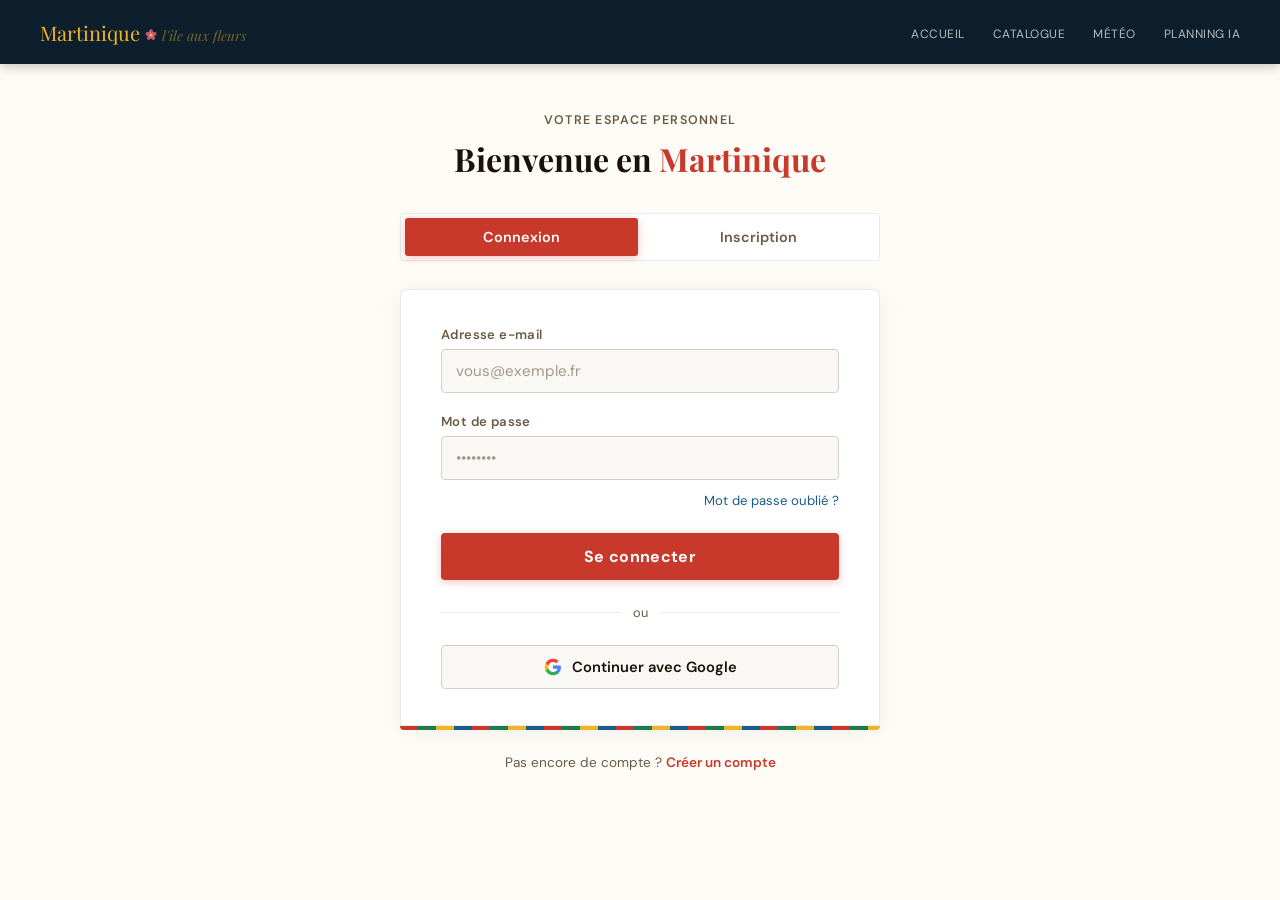
<file: frontend/auth.html>
<!DOCTYPE html>
<html lang="fr">
<head>
  <meta charset="UTF-8">
  <meta name="viewport" content="width=device-width, initial-scale=1.0">
  <title>Connexion et inscription : Martinique</title>
  <link rel="preconnect" href="https://fonts.googleapis.com">
  <link rel="preconnect" href="https://fonts.gstatic.com" crossorigin>
  <link rel="stylesheet" href="https://fonts.googleapis.com/css2?family=DM+Sans:opsz,wght@9..40,300;9..40,400;9..40,500;9..40,600;9..40,700&family=Playfair+Display:ital,wght@0,400;0,600;0,700;1,400&display=swap">
  <link rel="stylesheet" href="css/auth.css">
</head>
<body>

<!-- NAV -->
<nav>
  <div class="progress-bar" id="progressBar"></div>
  <a href="accueil.html" class="nav-logo">Martinique<svg class="logo-flower" width="14" height="14" viewBox="0 0 32 32" xmlns="http://www.w3.org/2000/svg"><ellipse cx="16" cy="10" rx="4.5" ry="7" fill="#D4607A" opacity=".9" transform="rotate(0 16 16)"/><ellipse cx="16" cy="10" rx="4.5" ry="7" fill="#D4607A" opacity=".9" transform="rotate(72 16 16)"/><ellipse cx="16" cy="10" rx="4.5" ry="7" fill="#D4607A" opacity=".9" transform="rotate(144 16 16)"/><ellipse cx="16" cy="10" rx="4.5" ry="7" fill="#D4607A" opacity=".9" transform="rotate(216 16 16)"/><ellipse cx="16" cy="10" rx="4.5" ry="7" fill="#D4607A" opacity=".9" transform="rotate(288 16 16)"/><circle cx="16" cy="16" r="3.5" fill="#F0B429"/></svg><span class="nav-sub">l'île aux fleurs</span></a>
  <ul class="nav-links">
    <li><a href="accueil.html">Accueil</a></li>
    <li><a href="catalogue.html">Catalogue</a></li>
    <li><a href="meteo.html">Météo</a></li>
    <li><a href="planning-ia.html">Planning IA</a></li>
  </ul>
</nav>

<!-- PAGE -->
<div class="page-wrapper">
  <div class="auth-panel">

    <div class="auth-header">
      <p class="eyebrow">Votre espace personnel</p>
      <div class="title-wrap">
        <div class="title-track" id="titleTrack">
          <h1 class="auth-title">Bienvenue en <span>Martinique</span></h1>
          <h1 class="auth-title"><span>Bèl bonjou !</span></h1>
          <h1 class="auth-title"><span>Kontan wè zot !</span></h1>
          <h1 class="auth-title">Bienvenue en <span>Martinique</span></h1>
        </div>
      </div>
    </div>

    <!-- TABS -->
    <div class="auth-tabs">
      <button class="tab-btn active" id="tab-connexion" onclick="switchTab('connexion')">Connexion</button>
      <button class="tab-btn" id="tab-inscription" onclick="switchTab('inscription')">Inscription</button>
    </div>

    <!-- CARD -->
    <div class="auth-card">

      <!-- VUE CONNEXION -->
      <div class="form-view visible" id="view-connexion">
        <div class="field">
          <label for="login-email">Adresse e-mail</label>
          <input type="email" id="login-email" placeholder="vous@exemple.fr" autocomplete="email">
        </div>
        <div class="field">
          <label for="login-pwd">Mot de passe</label>
          <input type="password" id="login-pwd" placeholder="••••••••" autocomplete="current-password">
        </div>
        <a href="#" class="forgot-link">Mot de passe oublié ?</a>
        <button class="submit-btn">Se connecter</button>
        <div class="divider">ou</div>
        <button class="social-btn">
          <svg class="social-icon" viewBox="0 0 24 24" fill="none" xmlns="http://www.w3.org/2000/svg">
            <path d="M22.56 12.25c0-.78-.07-1.53-.2-2.25H12v4.26h5.92c-.26 1.37-1.04 2.53-2.21 3.31v2.77h3.57c2.08-1.92 3.28-4.74 3.28-8.09z" fill="#4285F4"/>
            <path d="M12 23c2.97 0 5.46-.98 7.28-2.66l-3.57-2.77c-.98.66-2.23 1.06-3.71 1.06-2.86 0-5.29-1.93-6.16-4.53H2.18v2.84C3.99 20.53 7.7 23 12 23z" fill="#34A853"/>
            <path d="M5.84 14.09c-.22-.66-.35-1.36-.35-2.09s.13-1.43.35-2.09V7.07H2.18C1.43 8.55 1 10.22 1 12s.43 3.45 1.18 4.93l3.66-2.84z" fill="#FBBC05"/>
            <path d="M12 5.38c1.62 0 3.06.56 4.21 1.64l3.15-3.15C17.45 2.09 14.97 1 12 1 7.7 1 3.99 3.47 2.18 7.07l3.66 2.84c.87-2.6 3.3-4.53 6.16-4.53z" fill="#EA4335"/>
          </svg>
          Continuer avec Google
        </button>
      </div>

      <!-- VUE INSCRIPTION -->
      <div class="form-view" id="view-inscription">
        <div class="form-row">
          <div class="field">
            <label for="reg-prenom">Prénom</label>
            <input type="text" id="reg-prenom" placeholder="Marie" autocomplete="given-name">
          </div>
          <div class="field">
            <label for="reg-nom">Nom</label>
            <input type="text" id="reg-nom" placeholder="Dupont" autocomplete="family-name">
          </div>
        </div>
        <div class="field">
          <label for="reg-email">Adresse e-mail</label>
          <input type="email" id="reg-email" placeholder="vous@exemple.fr" autocomplete="email">
        </div>
        <div class="field">
          <label for="reg-pwd">Mot de passe</label>
          <input type="password" id="reg-pwd" placeholder="••••••••" autocomplete="new-password">
          <span class="field-hint">8 caractères minimum, une majuscule, un chiffre.</span>
        </div>
        <div class="field">
          <label for="reg-pwd2">Confirmer le mot de passe</label>
          <input type="password" id="reg-pwd2" placeholder="••••••••" autocomplete="new-password">
        </div>
        <button class="submit-btn">Créer mon compte</button>
        <div class="divider">ou</div>
        <button class="social-btn">
          <svg class="social-icon" viewBox="0 0 24 24" fill="none" xmlns="http://www.w3.org/2000/svg">
            <path d="M22.56 12.25c0-.78-.07-1.53-.2-2.25H12v4.26h5.92c-.26 1.37-1.04 2.53-2.21 3.31v2.77h3.57c2.08-1.92 3.28-4.74 3.28-8.09z" fill="#4285F4"/>
            <path d="M12 23c2.97 0 5.46-.98 7.28-2.66l-3.57-2.77c-.98.66-2.23 1.06-3.71 1.06-2.86 0-5.29-1.93-6.16-4.53H2.18v2.84C3.99 20.53 7.7 23 12 23z" fill="#34A853"/>
            <path d="M5.84 14.09c-.22-.66-.35-1.36-.35-2.09s.13-1.43.35-2.09V7.07H2.18C1.43 8.55 1 10.22 1 12s.43 3.45 1.18 4.93l3.66-2.84z" fill="#FBBC05"/>
            <path d="M12 5.38c1.62 0 3.06.56 4.21 1.64l3.15-3.15C17.45 2.09 14.97 1 12 1 7.7 1 3.99 3.47 2.18 7.07l3.66 2.84c.87-2.6 3.3-4.53 6.16-4.53z" fill="#EA4335"/>
          </svg>
          S'inscrire avec Google
        </button>
        <p class="cgu-line">En créant un compte, vous acceptez nos <a href="#">Conditions d'utilisation</a> et notre <a href="#">Politique de confidentialité</a>.</p>
      </div>

    </div>
    <div class="madras-strip"></div>

    <p class="auth-footer" id="switch-hint">
      Pas encore de compte ? <a href="#" onclick="switchTab('inscription'); return false;">Créer un compte</a>
    </p>

  </div>
</div>

<script src="js/auth-utils.js"></script>
<script src="js/auth.js"></script>

</body>
</html>
</file>
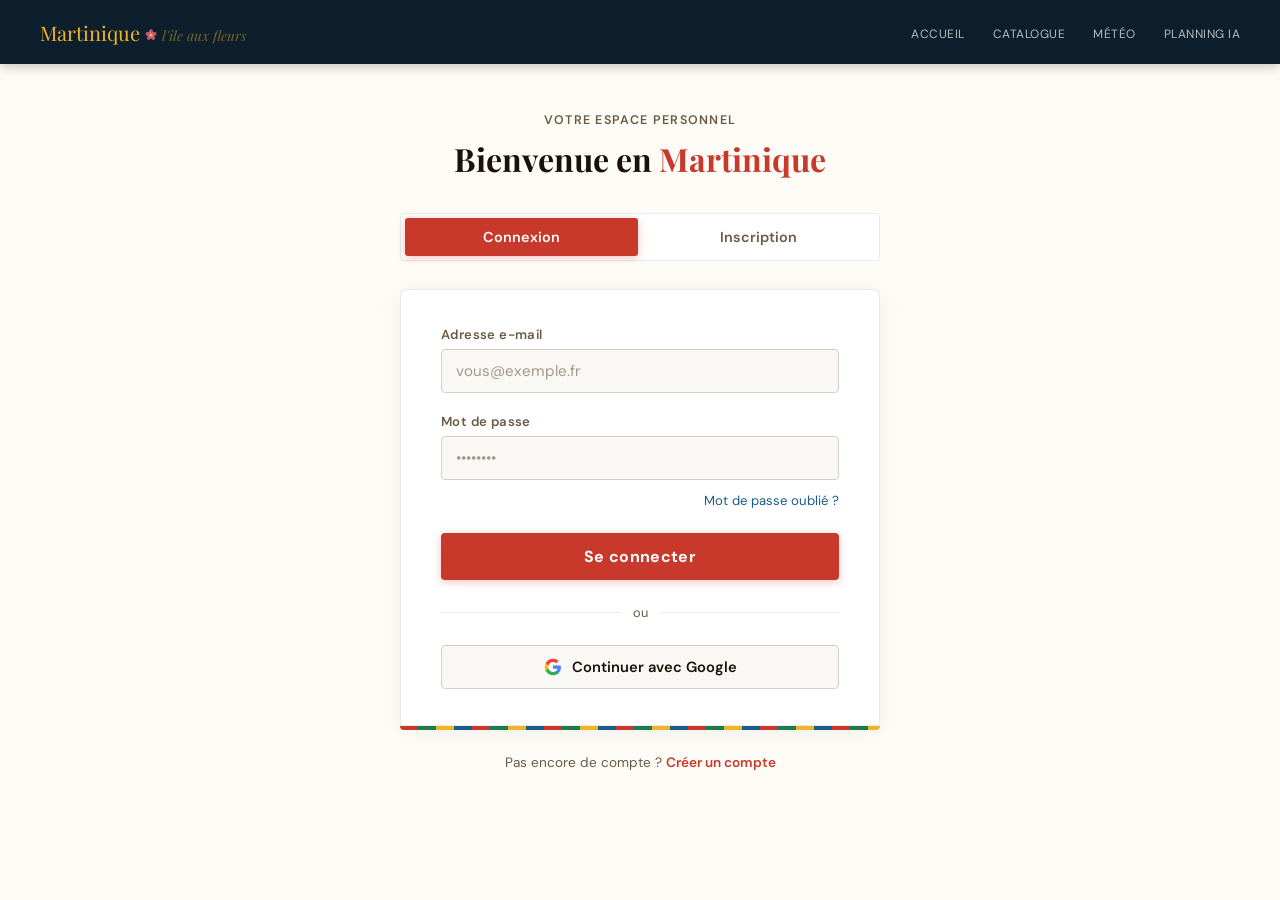
<file: frontend/detail-voyage.html>
<!DOCTYPE html>
<html lang="fr">
<head>
  <meta charset="UTF-8">
  <meta name="viewport" content="width=device-width, initial-scale=1.0">
  <title>Martinique en famille : mon projet de voyage</title>
  <link rel="preconnect" href="https://fonts.googleapis.com">
  <link rel="preconnect" href="https://fonts.gstatic.com" crossorigin>
  <link rel="stylesheet" href="https://fonts.googleapis.com/css2?family=DM+Sans:opsz,wght@9..40,300;9..40,400;9..40,500;9..40,600;9..40,700&family=Playfair+Display:ital,wght@0,400;0,600;0,700;1,400&display=swap">
  <link rel="stylesheet" href="css/detail-voyage.css">
  <link rel="stylesheet" href="css/nav.css">
  <script src="js/etat-connexion.js"></script>
</head>
<body class="chargement">

<!-- NAV -->
<nav>
  <div class="madras-bar" id="madrasBar"></div>
  <a href="accueil.html" class="nav-logo">Martinique<svg class="logo-flower" width="14" height="14" viewBox="0 0 32 32" xmlns="http://www.w3.org/2000/svg"><ellipse cx="16" cy="10" rx="4.5" ry="7" fill="#D4607A" opacity=".9" transform="rotate(0 16 16)"/><ellipse cx="16" cy="10" rx="4.5" ry="7" fill="#D4607A" opacity=".9" transform="rotate(72 16 16)"/><ellipse cx="16" cy="10" rx="4.5" ry="7" fill="#D4607A" opacity=".9" transform="rotate(144 16 16)"/><ellipse cx="16" cy="10" rx="4.5" ry="7" fill="#D4607A" opacity=".9" transform="rotate(216 16 16)"/><ellipse cx="16" cy="10" rx="4.5" ry="7" fill="#D4607A" opacity=".9" transform="rotate(288 16 16)"/><circle cx="16" cy="16" r="3.5" fill="#F0B429"/></svg><span>l'île aux fleurs</span></a>
  <div class="nav-right-group">
    <ul class="nav-links">
      <li><a href="accueil.html">Accueil</a></li>
      <li><a href="catalogue.html">Catalogue</a></li>
      <li><a href="meteo.html">Météo</a></li>
      <li><a href="planning-ia.html">Planning IA</a></li>
      <li class="nav-connecte"><a href="espace-personnel.html">Mes projets</a></li>
      <li class="nav-anonyme"><a href="espace-personnel.html" class="nav-cta">Mon voyage</a></li>
    </ul>
    <div class="nav-avatar"></div>
  </div>
</nav>

<!-- HERO PROJET -->
<div class="projet-hero">
  <div class="projet-hero-inner">
    <a href="#" class="back-link" onclick="history.back(); return false;">Mon espace personnel</a>
    <div class="projet-meta">
      <div class="projet-left">
        <span class="projet-status">En cours</span>
        <h1 class="projet-title">Martinique en famille</h1>
        <p class="projet-dates"><strong>12 sept. — 22 sept. 2026</strong> · 10 jours · 4 voyageurs</p>
      </div>
      <div class="projet-actions">
        <button class="btn-dates">Modifier les dates</button>
        <button class="btn-outline">Partager</button>
        <button class="btn-outline">Exporter PDF</button>
        <button class="btn-ia">Optimiser avec l'IA</button>
      </div>
    </div>
    <div class="projet-progress">
      <div class="progress-bar-wrap">
        <div class="progress-bar-fill" style="width: 70%"></div>
      </div>
      <span class="progress-label">14 activités planifiées · 6 jours restants à remplir</span>
    </div>
  </div>
</div>

<!-- BODY -->
<div class="page-body">

  <!-- COLONNE PRINCIPALE -->
  <div>

  <!-- ONGLETS SEMAINES -->
  <div class="week-tabs">
    <button class="week-tab active" onclick="switchWeek(1)">Semaine 1 · Jours 1-7</button>
    <button class="week-tab" onclick="switchWeek(2)">Semaine 2 · Jours 8-10</button>
  </div>

  <!-- SEMAINE 1 -->
  <div class="week-content active" id="week-1">

    <!-- Jour 1 -->
    <div class="day-block">
      <div class="day-header">
        <span class="day-number">Jour 1</span>
        <span class="day-date">Samedi 12 septembre 2026</span>
        <div class="day-line"></div>
      </div>
      <div class="activity-list">
        <div class="activity-card">
          <div class="activity-time"><div class="time">14h00</div><div class="moment">Après-midi</div></div>
          <div class="activity-info">
            <span class="activity-cat cat-plage">Plage</span>
            <p class="activity-name">Anse Céron</p>
            <p class="activity-loc">Le Prêcheur · Nord Caraïbe</p>
          </div>
          <div class="activity-actions">
            <button class="act-btn edit">Modifier</button>
            <button class="act-btn">Retirer</button>
          </div>
        </div>
        <div class="activity-card">
          <div class="activity-time"><div class="time">19h30</div><div class="moment">Soir</div></div>
          <div class="activity-info">
            <span class="activity-cat cat-resto">Restaurant</span>
            <p class="activity-name">Le Belem</p>
            <p class="activity-loc">Fort-de-France · Centre</p>
          </div>
          <div class="activity-actions">
            <button class="act-btn edit">Modifier</button>
            <button class="act-btn">Retirer</button>
          </div>
        </div>
        <button class="add-activity">+ Ajouter une activité</button>
      </div>
    </div>

    <!-- Jour 2 -->
    <div class="day-block">
      <div class="day-header">
        <span class="day-number">Jour 2</span>
        <span class="day-date">Dimanche 13 septembre 2026</span>
        <div class="day-line"></div>
      </div>
      <div class="activity-list">
        <div class="activity-card">
          <div class="activity-time"><div class="time">09h00</div><div class="moment">Matin</div></div>
          <div class="activity-info">
            <span class="activity-cat cat-rando">Randonnée</span>
            <p class="activity-name">Montagne Pelée</p>
            <p class="activity-loc">Saint-Pierre · Nord</p>
          </div>
          <div class="activity-actions">
            <button class="act-btn edit">Modifier</button>
            <button class="act-btn">Retirer</button>
          </div>
        </div>
        <div class="activity-card">
          <div class="activity-time"><div class="time">15h00</div><div class="moment">Après-midi</div></div>
          <div class="activity-info">
            <span class="activity-cat cat-rhum">Rhumerie</span>
            <p class="activity-name">Habitation Clément</p>
            <p class="activity-loc">Le François · Centre Atlantique</p>
          </div>
          <div class="activity-actions">
            <button class="act-btn edit">Modifier</button>
            <button class="act-btn">Retirer</button>
          </div>
        </div>
        <button class="add-activity">+ Ajouter une activité</button>
      </div>
    </div>

    <!-- Jour 3 -->
    <div class="day-block">
      <div class="day-header">
        <span class="day-number">Jour 3</span>
        <span class="day-date">Lundi 14 septembre 2026</span>
        <div class="day-line"></div>
      </div>
      <div class="activity-list">
        <div class="activity-card">
          <div class="activity-time"><div class="time">10h00</div><div class="moment">Matin</div></div>
          <div class="activity-info">
            <span class="activity-cat cat-culture">Culture</span>
            <p class="activity-name">Musée de la Pagerie</p>
            <p class="activity-loc">Les Trois-Îlets · Sud Caraïbe</p>
          </div>
          <div class="activity-actions">
            <button class="act-btn edit">Modifier</button>
            <button class="act-btn">Retirer</button>
          </div>
        </div>
        <button class="add-activity">+ Ajouter une activité</button>
      </div>
    </div>

    <!-- Jours 4-7 groupés -->
    <div class="day-block">
      <div class="day-header">
        <span class="day-number">Jours 4 — 7</span>
        <span class="day-date">Mardi 15 au vendredi 18 septembre 2026</span>
        <div class="day-line"></div>
      </div>
      <div class="grouped-block">
        <p class="grouped-note">Ces 4 journées ne sont pas encore planifiées.</p>
        <button class="add-activity" onclick="togglePicker('picker-s1')">+ Ajouter une activité</button>
        <div class="day-picker" id="picker-s1" style="display:none">
          <p class="picker-label">Choisissez la journée à planifier</p>
          <div class="picker-days">
            <button class="picker-day">Jour 4 · Mar. 15 sept.</button>
            <button class="picker-day">Jour 5 · Mer. 16 sept.</button>
            <button class="picker-day">Jour 6 · Jeu. 17 sept.</button>
            <button class="picker-day">Jour 7 · Ven. 18 sept.</button>
          </div>
        </div>
      </div>
    </div>

  </div>

  <!-- SEMAINE 2 -->
  <div class="week-content" id="week-2">

    <!-- Jours 8-10 groupés -->
    <div class="day-block">
      <div class="day-header">
        <span class="day-number">Jours 8 — 10</span>
        <span class="day-date">Samedi 19 au lundi 21 septembre 2026</span>
        <div class="day-line"></div>
      </div>
      <div class="grouped-block">
        <p class="grouped-note">Ces 3 journées ne sont pas encore planifiées.</p>
        <button class="add-activity" onclick="togglePicker('picker-s2')">+ Ajouter une activité</button>
        <div class="day-picker" id="picker-s2" style="display:none">
          <p class="picker-label">Choisissez la journée à planifier</p>
          <div class="picker-days">
            <button class="picker-day">Jour 8 · Sam. 19 sept.</button>
            <button class="picker-day">Jour 9 · Dim. 20 sept.</button>
            <button class="picker-day">Jour 10 · Lun. 21 sept.</button>
          </div>
        </div>
      </div>
    </div>

  </div>

  </div><!-- fin colonne principale -->

  <!-- SIDEBAR -->
  <aside class="sidebar">

    <!-- Récap -->
    <div class="side-card">
      <div class="side-card-head">Récapitulatif</div>
      <div class="side-card-body">
        <div class="recap-row"><span class="recap-label">Durée</span><span class="recap-val">10 jours</span></div>
        <div class="recap-row"><span class="recap-label">Voyageurs</span><span class="recap-val">4 personnes</span></div>
        <div class="recap-row"><span class="recap-label">Activités</span><span class="recap-val">14 / 20 prévues</span></div>
        <div class="recap-row"><span class="recap-label">Jours planifiés</span><span class="recap-val jaune">3 / 10</span></div>
        <div class="recap-row"><span class="recap-label">Sargasses</span><span class="recap-val" id="recapSargassum">--</span></div>
      </div>
    </div>

    <!-- Météo -->
    <div class="side-card">
      <div class="side-card-head">Météo prévue</div>
      <!-- Rempli par js/detail-voyage.js avec les prévisions des jours du séjour -->
      <div class="side-card-body" style="gap: 8px;">
        <p class="meteo-note" id="tripWeatherNote">Chargement des prévisions…</p>
        <div class="meteo-strip" id="tripWeatherStrip"></div>
      </div>
    </div>

    <!-- Sargasses : affiché quand une plage du programme est exposée un jour prévu -->
    <div class="side-card" id="tripSargassumCard" hidden>
      <div class="side-card-head">Sargasses pendant le séjour</div>
      <div class="side-card-body" id="tripSargassumBody"></div>
    </div>

    <!-- IA -->
    <div class="ia-side">
      <p class="ia-side-title">Compléter avec <span>l'IA</span></p>
      <p class="ia-side-desc">7 journées restent vides. L'IA peut les remplir automatiquement selon vos préférences et activités déjà planifiées.</p>
      <button class="ia-side-btn">Générer les jours manquants</button>
    </div>

  </aside>

</div>

<script src="js/auth-utils.js"></script>
<script src="js/meteo-utils.js"></script>
<script src="js/detail-voyage.js"></script>

</body>
</html>
</file>
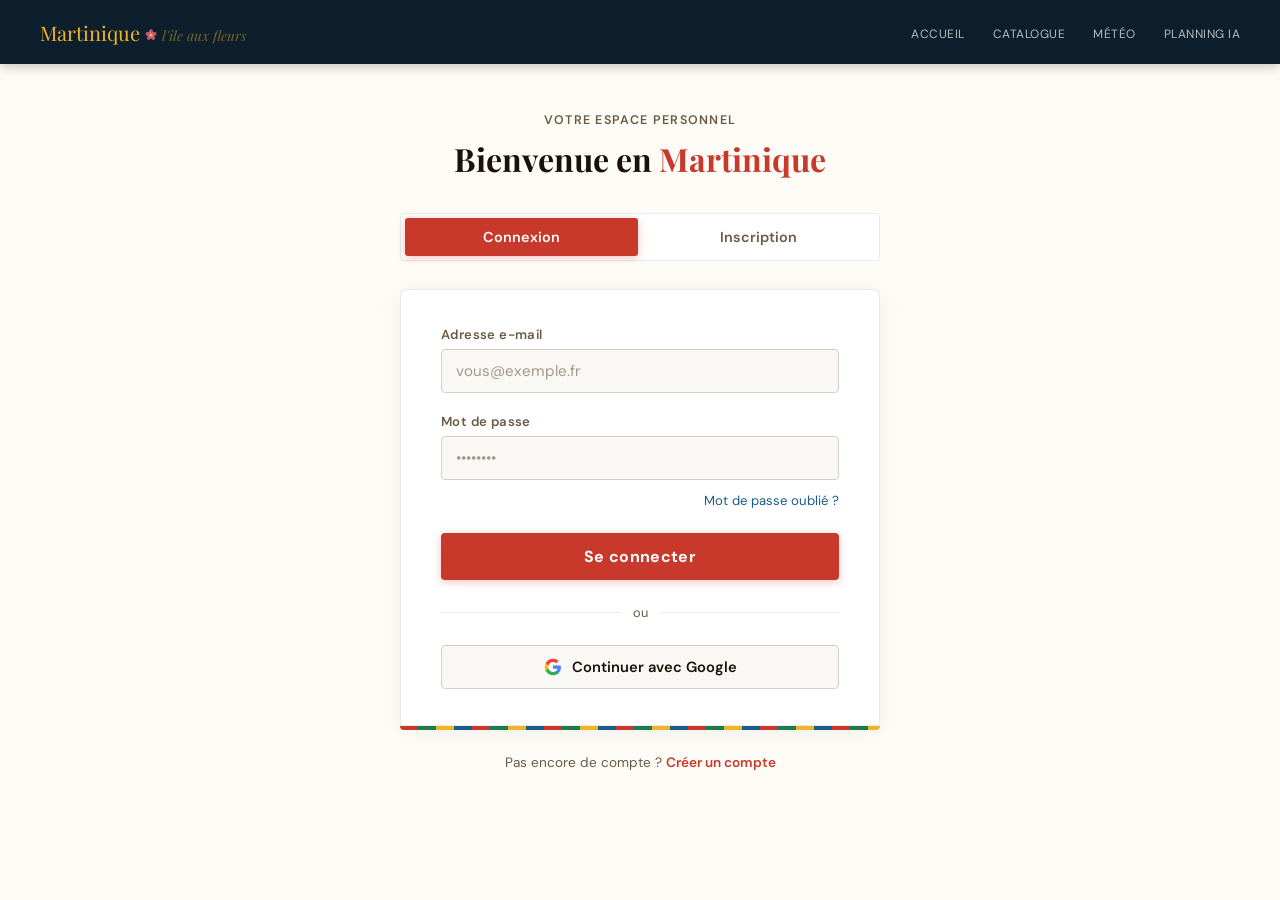
<file: frontend/espace-personnel.html>
<!DOCTYPE html>
<html lang="fr">
<head>
  <meta charset="UTF-8">
  <meta name="viewport" content="width=device-width, initial-scale=1.0">
  <title>Mon espace personnel : Martinique</title>
  <link rel="preconnect" href="https://fonts.googleapis.com">
  <link rel="preconnect" href="https://fonts.gstatic.com" crossorigin>
  <link rel="stylesheet" href="https://fonts.googleapis.com/css2?family=DM+Sans:opsz,wght@9..40,300;9..40,400;9..40,500;9..40,600;9..40,700&family=Playfair+Display:ital,wght@0,400;0,600;0,700;1,400&display=swap">
  <link rel="stylesheet" href="css/espace-personnel.css?v=2">
  <link rel="stylesheet" href="css/nav.css">
  <script src="js/etat-connexion.js"></script>
</head>
<body class="chargement">

<!-- NAV -->
<nav>
  <div class="madras-bar" id="madrasBar"></div>
  <a href="accueil.html" class="nav-logo">Martinique<svg class="logo-flower" width="14" height="14" viewBox="0 0 32 32" xmlns="http://www.w3.org/2000/svg"><ellipse cx="16" cy="10" rx="4.5" ry="7" fill="#D4607A" opacity=".9" transform="rotate(0 16 16)"/><ellipse cx="16" cy="10" rx="4.5" ry="7" fill="#D4607A" opacity=".9" transform="rotate(72 16 16)"/><ellipse cx="16" cy="10" rx="4.5" ry="7" fill="#D4607A" opacity=".9" transform="rotate(144 16 16)"/><ellipse cx="16" cy="10" rx="4.5" ry="7" fill="#D4607A" opacity=".9" transform="rotate(216 16 16)"/><ellipse cx="16" cy="10" rx="4.5" ry="7" fill="#D4607A" opacity=".9" transform="rotate(288 16 16)"/><circle cx="16" cy="16" r="3.5" fill="#F0B429"/></svg><span>l'île aux fleurs</span></a>
  <div class="nav-right-group">
    <ul class="nav-links">
      <li><a href="accueil.html">Accueil</a></li>
      <li><a href="catalogue.html">Catalogue</a></li>
      <li><a href="meteo.html">Météo</a></li>
      <li><a href="planning-ia.html">Planning IA</a></li>
      <li class="nav-connecte"><a href="espace-personnel.html" class="active">Mes projets</a></li>
      <li class="nav-anonyme"><a href="espace-personnel.html" class="nav-cta">Mon voyage</a></li>
    </ul>
    <div class="nav-avatar"></div>
  </div>
</nav>

<!-- HERO UTILISATEUR -->
<div class="user-hero">
  <div class="user-hero-inner">
    <div class="user-info">
      <div class="user-avatar-lg">M</div>
      <div class="user-text">
        <p class="greeting">Bon retour parmi nous</p>
        <h1>Marie Dupont</h1>
        <p class="user-since">Membre depuis juillet 2026</p>
        <a href="#" class="back-link" onclick="history.back(); return false;">Retour au catalogue</a>
      </div>
    </div>
    <div class="hero-stats-row">
      <div class="hstat">
        <div class="hstat-val">3</div>
        <div class="hstat-label">Projets</div>
      </div>
      <div class="hstat">
        <div class="hstat-val">12</div>
        <div class="hstat-label">Activités sauvegardées</div>
      </div>
      <div class="hstat">
        <div class="hstat-val">47</div>
        <div class="hstat-label">Jours avant le départ</div>
      </div>
    </div>
  </div>
</div>

<!-- TABS -->
<div class="page-tabs">
  <div class="page-tabs-inner">
    <button class="ptab active">Vue d'ensemble</button>
    <button class="ptab">Mes voyages</button>
    <button class="ptab">Assistant IA</button>
    <button class="ptab">Activités sauvegardées</button>
    <button class="ptab">Paramètres</button>
  </div>
</div>

<!-- BODY -->
<div class="page-body">

  <!-- Historique des conversations avec l'assistant, rempli par le JS -->
  <section id="section-assistant" hidden>
    <div class="section-head">
      <h2>Mes conversations avec l'assistant</h2>
      <a href="planning-ia.html" class="section-link">Nouvelle conversation</a>
    </div>
    <div id="liste-conversations" class="conversations-liste"></div>
  </section>

  <!-- Projets de voyage -->
  <div class="section-head">
    <h2>Mes projets de voyage</h2>
    <a href="#" class="section-link">Voir tout</a>
  </div>

  <div class="voyage-grid">

    <!-- Projet actif -->
    <div class="voyage-card">
      <div class="voyage-card-thumb active-trip">
        <span class="voyage-status status-active">En cours</span>
        <span class="voyage-thumb-label">Martinique · Sept. 2026</span>
      </div>
      <div class="voyage-card-body">
        <p class="voyage-card-title">Martinique en famille</p>
        <p class="voyage-card-dates">12 sept. — 22 sept. 2026 · 10 jours</p>
        <div class="voyage-progress-wrap">
          <div class="voyage-progress-label">
            <span>Planification</span><span>7 / 10 étapes</span>
          </div>
          <div class="voyage-progress-bar">
            <div class="voyage-progress-fill" style="width:70%"></div>
          </div>
        </div>
        <div class="voyage-card-footer">
          <p class="voyage-pois"><strong>14</strong> activités ajoutées</p>
          <button class="voyage-btn">Ouvrir</button>
        </div>
      </div>
    </div>

    <!-- Projet brouillon -->
    <div class="voyage-card">
      <div class="voyage-card-thumb draft-trip">
        <span class="voyage-status status-draft">Brouillon</span>
        <span class="voyage-thumb-label">Martinique · Déc. 2026</span>
      </div>
      <div class="voyage-card-body">
        <p class="voyage-card-title">Week-end randonnée</p>
        <p class="voyage-card-dates">5 déc. — 8 déc. 2026 · 3 jours</p>
        <div class="voyage-progress-wrap">
          <div class="voyage-progress-label">
            <span>Planification</span><span>2 / 10 étapes</span>
          </div>
          <div class="voyage-progress-bar">
            <div class="voyage-progress-fill" style="width:20%; background: var(--jaune);"></div>
          </div>
        </div>
        <div class="voyage-card-footer">
          <p class="voyage-pois"><strong>3</strong> activités ajoutées</p>
          <button class="voyage-btn">Ouvrir</button>
        </div>
      </div>
    </div>

    <!-- Nouveau projet -->
    <div class="voyage-new-card">
      <div class="voyage-new-icon">+</div>
      <span class="voyage-new-label">Nouveau projet</span>
    </div>

  </div>

  <!-- Activités sauvegardées -->
  <div class="section-head">
    <h2>Activités sauvegardées</h2>
    <a href="#" class="section-link">Voir les 12</a>
  </div>

  <div class="saved-grid">
    <div class="saved-card">
      <div class="saved-thumb plage">
        <button class="saved-remove">×</button>
      </div>
      <div class="saved-body">
        <p class="saved-cat">Plage</p>
        <p class="saved-name">Anse Céron</p>
        <p class="saved-loc">Le Prêcheur · Nord Caraïbe</p>
      </div>
    </div>
    <div class="saved-card">
      <div class="saved-thumb rando">
        <button class="saved-remove">×</button>
      </div>
      <div class="saved-body">
        <p class="saved-cat">Randonnée</p>
        <p class="saved-name">Montagne Pelée</p>
        <p class="saved-loc">Saint-Pierre · Nord</p>
      </div>
    </div>
    <div class="saved-card">
      <div class="saved-thumb rhum">
        <button class="saved-remove">×</button>
      </div>
      <div class="saved-body">
        <p class="saved-cat">Rhumerie</p>
        <p class="saved-name">Habitation Clément</p>
        <p class="saved-loc">Le François · Centre</p>
      </div>
    </div>
    <div class="saved-card">
      <div class="saved-thumb resto">
        <button class="saved-remove">×</button>
      </div>
      <div class="saved-body">
        <p class="saved-cat">Restaurant</p>
        <p class="saved-name">Le Belem</p>
        <p class="saved-loc">Fort-de-France · Centre</p>
      </div>
    </div>
  </div>

  <!-- Bloc IA -->
  <div class="ia-block">
    <div class="ia-body">
      <p class="ia-eyebrow">Planning intelligent</p>
      <h2 class="ia-title">Laissez l'IA construire votre <span>itinéraire idéal</span></h2>
      <p class="ia-desc">Décrivez votre séjour, vos envies et votre rythme. Notre assistant crée un planning jour par jour, optimisé selon la météo, les distances et vos activités sauvegardées.</p>
      <button class="ia-cta">Générer mon planning</button>
    </div>
    <div class="ia-visual">
      <div style="display:flex;flex-direction:column;gap:8px;">
        <div class="ia-chip highlight">Plages secrètes</div>
        <div class="ia-chip">Éviter les foules</div>
        <div class="ia-chip highlight">Avec enfants</div>
        <div class="ia-chip">Budget modéré</div>
        <div class="ia-chip">10 jours</div>
      </div>
    </div>
  </div>

</div>

<script src="js/auth-utils.js"></script>
<script src="js/espace-personnel.js?v=2"></script>

</body>
</html>
</file>
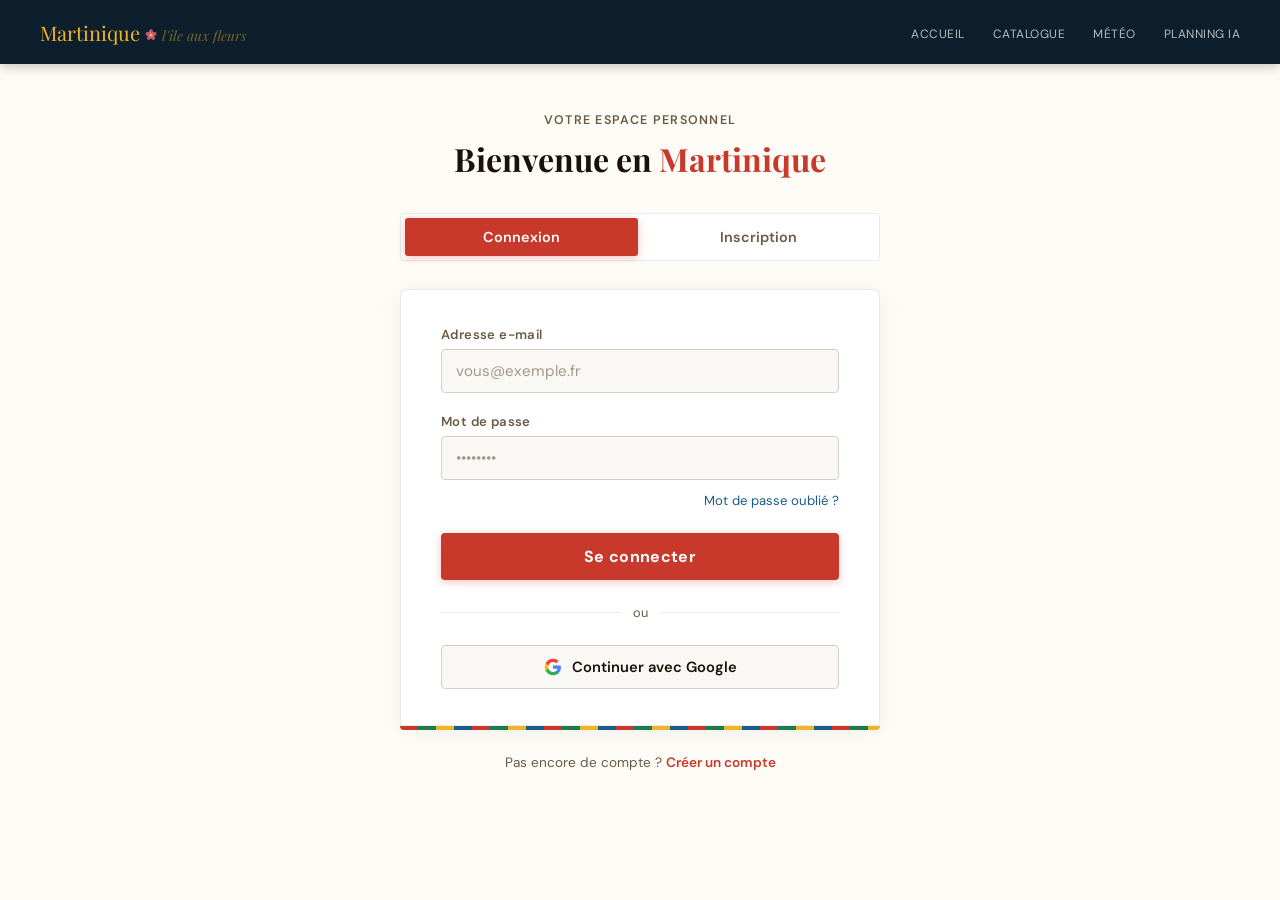
<file: frontend/planning-ia.html>
<!DOCTYPE html>
<html lang="fr">
<head>
  <meta charset="UTF-8">
  <meta name="viewport" content="width=device-width, initial-scale=1.0">
  <title>Planning IA : assistant de séjour</title>
  <link rel="preconnect" href="https://fonts.googleapis.com">
  <link rel="preconnect" href="https://fonts.gstatic.com" crossorigin>
  <link rel="stylesheet" href="https://fonts.googleapis.com/css2?family=DM+Sans:opsz,wght@9..40,300;9..40,400;9..40,500;9..40,600;9..40,700&family=Playfair+Display:ital,wght@0,400;0,600;0,700;1,400&display=swap">
  <link rel="stylesheet" href="css/planning-ia.css?v=2">
  <link rel="stylesheet" href="css/nav.css">
  <script src="js/etat-connexion.js?v=2"></script>
</head>
<body class="chargement">

<!-- NAV -->
<nav>
  <div class="madras-bar" id="madrasBar"></div>
  <a href="accueil.html" class="nav-logo">Martinique<svg class="logo-flower" width="14" height="14" viewBox="0 0 32 32" xmlns="http://www.w3.org/2000/svg"><ellipse cx="16" cy="10" rx="4.5" ry="7" fill="#D4607A" opacity=".9" transform="rotate(0 16 16)"/><ellipse cx="16" cy="10" rx="4.5" ry="7" fill="#D4607A" opacity=".9" transform="rotate(72 16 16)"/><ellipse cx="16" cy="10" rx="4.5" ry="7" fill="#D4607A" opacity=".9" transform="rotate(144 16 16)"/><ellipse cx="16" cy="10" rx="4.5" ry="7" fill="#D4607A" opacity=".9" transform="rotate(216 16 16)"/><ellipse cx="16" cy="10" rx="4.5" ry="7" fill="#D4607A" opacity=".9" transform="rotate(288 16 16)"/><circle cx="16" cy="16" r="3.5" fill="#F0B429"/></svg><span>l'île aux fleurs</span></a>
  <div class="nav-right-group">
    <ul class="nav-links">
      <li><a href="accueil.html">Accueil</a></li>
      <li><a href="catalogue.html">Catalogue</a></li>
      <li><a href="meteo.html">Météo</a></li>
      <li><a href="planning-ia.html" class="active">Planning IA</a></li>
      <li class="nav-connecte"><a href="espace-personnel.html">Mes projets</a></li>
      <li class="nav-anonyme"><a href="espace-personnel.html" class="nav-cta">Mon voyage</a></li>
    </ul>
    <div class="nav-avatar"></div>
  </div>
</nav>

<!-- BARRE DE CONTEXTE -->
<div class="context-bar">
  <div class="context-left">
    <a href="espace-personnel.html" class="back-link">Mon espace</a>
    <p class="context-trip" id="contextTrip">Assistant de planification</p>
  </div>
  <div class="context-status" id="contextStatus">
    <div class="status-dot"></div>
    <span id="contextStatusText">Assistant disponible</span>
  </div>
</div>

<!-- SPLIT -->
<div class="split-wrapper">
<div class="main-split">

  <!-- CHAT -->
  <div class="chat-panel">
    <div class="chat-header">
      <p class="chat-header-tag">✦ Assistant de planification · Martinique</p>
    </div>
    <div class="chat-messages" id="chatMessages">
      <!-- Les messages sont injectés par js/planning-ia.js -->
      <div class="msg-bulle ia" id="typingIndicator" hidden style="padding:10px 16px;">
        <div class="typing"><span></span><span></span><span></span></div>
      </div>
    </div>

    <!-- ZONE DE SAISIE -->
    <div class="chat-input-area">
      <div class="chat-input-wrap">
        <textarea class="chat-input" placeholder="Décrivez vos envies, contraintes, questions…" rows="1"
          onkeydown="if(event.key==='Enter'&&!event.shiftKey){event.preventDefault();sendMessage();}"></textarea>
        <button class="send-btn" onclick="sendMessage()">↑</button>
      </div>
      <p class="chat-hint">Entrée pour envoyer · Maj+Entrée pour sauter une ligne</p>
    </div>
  </div>

  <!-- PLANNING GÉNÉRÉ -->
  <div class="plan-panel">
    <div class="plan-header">
      <div>
        <p class="plan-header-title">Planning</p>
        <p class="plan-header-sub" id="planHeaderSub">Aucun planning enregistré</p>
      </div>
    </div>

    <div class="plan-jours" id="planJours">
      <p class="plan-vide" id="planVide">
        Le planning s'affichera ici, jour par jour, dès que l'assistant l'aura enregistré.
        Chaque journée se déplie d'un clic.
      </p>
    </div>

    <div class="plan-footer">
      <a class="plan-validate" id="planLien" href="#" hidden style="flex:1;text-align:center;">
        Modifier dans mon espace
      </a>
    </div>
  </div>

</div>
</div>

<script src="js/auth-utils.js?v=2"></script>
<script src="js/planning-ia.js?v=2"></script>

</body>
</html>
</file>
<file: style.css>
/* ============================================================
   MARTINIQUE – Île aux Fleurs | Style principal
   Palette : créole douce et moderne
   ============================================================ */

/* ---- Variables ------------------------------------------- */
:root {
  /* Couleurs principales */
  --cream:      #F8F4EE;   /* fond chaud doux              */
  --white:      #FFFFFF;
  --dark:       #1C2B26;   /* vert forêt profond           */
  --dark-mid:   #2C4A3E;   /* vert tropical                */
  --green:      #3D7A64;   /* vert feuille                 */
  --green-light:#7AAE9A;   /* vert clair                   */

  /* Accents caraïbes */
  --gold:       #D4A843;   /* safran/madras or             */
  --gold-light: #EEC96A;   /* or pâle                      */
  --coral:      #C84B31;   /* corail chaud                 */
  --coral-light:#E07060;
  --blue:       #1B6B8A;   /* bleu lagon                   */
  --blue-light: #4A9CB5;   /* turquoise clair              */
  --sand:       #E8DEC8;   /* sable blanc                  */

  /* Madras palette (tissu traditionnel) */
  --madras-gold:  #E8B84B;
  --madras-red:   #C0392B;
  --madras-green: #1A7A4A;
  --madras-blue:  #1A3A8A;
  --madras-base:  #E8A820;

  /* Typographie */
  --font-serif: 'Playfair Display', Georgia, serif;
  --font-sans:  'Inter', system-ui, sans-serif;

  /* Espacement & rayon */
  --radius:     12px;
  --radius-lg:  20px;
  --section-py: clamp(60px, 8vw, 120px);
}

/* ---- Reset & Base ---------------------------------------- */
*, *::before, *::after {
  box-sizing: border-box;
  margin: 0;
  padding: 0;
}

html {
  scroll-behavior: smooth;
  font-size: 16px;
}

body {
  font-family: var(--font-sans);
  background-color: var(--cream);
  color: var(--dark);
  line-height: 1.65;
  overflow-x: hidden;
}

img { display: block; max-width: 100%; }
a   { text-decoration: none; color: inherit; }

/* ---- Typographie commune --------------------------------- */
.section-label {
  display: inline-block;
  font-size: 0.78rem;
  font-weight: 600;
  letter-spacing: 0.14em;
  text-transform: uppercase;
  color: var(--coral);
  margin-bottom: 12px;
}

.section-label--light { color: var(--gold-light); }

.section-title {
  font-family: var(--font-serif);
  font-size: clamp(1.8rem, 3.5vw, 3rem);
  font-weight: 700;
  color: var(--dark);
  line-height: 1.2;
  margin-bottom: 16px;
}

.section-sub {
  font-size: 1rem;
  color: var(--dark-mid);
  opacity: 0.75;
  max-width: 560px;
}

.section-header {
  text-align: center;
  margin-bottom: clamp(40px, 5vw, 72px);
}

.section-header .section-sub {
  margin: 0 auto;
}

.section-header--light .section-title,
.section-header--light .section-sub {
  color: var(--cream);
  opacity: 1;
}

/* ---- Container ------------------------------------------- */
.container {
  width: min(100%, 1180px);
  margin: 0 auto;
  padding: 0 clamp(20px, 4vw, 48px);
}

.section {
  padding: var(--section-py) 0;
}

/* ============================================================
   BOUTONS
   ============================================================ */
.btn {
  display: inline-flex;
  align-items: center;
  gap: 8px;
  padding: 14px 32px;
  border-radius: 50px;
  font-family: var(--font-sans);
  font-size: 0.95rem;
  font-weight: 600;
  cursor: pointer;
  border: 2px solid transparent;
  transition: transform 0.25s ease, box-shadow 0.25s ease, background 0.3s ease, color 0.25s ease;
  white-space: nowrap;
}

.btn:hover { transform: translateY(-2px); }
.btn:active { transform: translateY(0); }

/* Bouton primaire */
.btn-primary {
  background-color: var(--dark-mid);
  color: var(--cream);
  border-color: var(--dark-mid);
}

.btn-primary:hover {
  box-shadow: 0 8px 24px rgba(44, 74, 62, 0.35);
}

/* Bouton ghost */
.btn-ghost {
  background-color: transparent;
  color: var(--cream);
  border-color: rgba(255,255,255,0.55);
}

.btn-ghost:hover {
  background-color: rgba(255,255,255,0.12);
  border-color: rgba(255,255,255,0.8);
}

/* Bouton nav */
.btn-nav {
  display: inline-flex;
  padding: 10px 24px;
  border-radius: 50px;
  font-weight: 600;
  font-size: 0.875rem;
  background-color: var(--coral);
  color: var(--white);
  transition: background 0.3s ease, transform 0.2s ease, box-shadow 0.25s ease;
}

.btn-nav:hover {
  background-color: var(--coral-light);
  transform: translateY(-2px);
  box-shadow: 0 6px 18px rgba(200, 75, 49, 0.4);
}

.btn-large {
  padding: 17px 44px;
  font-size: 1rem;
}

/* ============================================================
   MADRAS HOVER – L'effet signature
   Le motif madras est un tissu à carreaux diagonaux
   Couleurs traditionnelles : or, rouge, vert, bleu
   ============================================================ */
.madras-hover {
  position: relative;
  overflow: hidden;
  isolation: isolate;
  z-index: 0;
}

.madras-hover::before {
  content: '';
  position: absolute;
  inset: 0;
  z-index: -1;
  opacity: 0;
  transition: opacity 0.4s ease;

  /* Quadrillage madras avec dégradés croisés */
  background-image:
    /* Bandes diagonales or/rouge */
    repeating-linear-gradient(
      45deg,
      var(--madras-gold) 0px,
      var(--madras-gold) 6px,
      transparent 6px,
      transparent 18px,
      var(--madras-red) 18px,
      var(--madras-red) 22px,
      transparent 22px,
      transparent 36px
    ),
    /* Bandes croisées vert/bleu */
    repeating-linear-gradient(
      -45deg,
      var(--madras-green) 0px,
      var(--madras-green) 4px,
      transparent 4px,
      transparent 16px,
      var(--madras-blue) 16px,
      var(--madras-blue) 19px,
      transparent 19px,
      transparent 36px
    ),
    /* Fond chaud madras */
    linear-gradient(135deg, var(--madras-base) 0%, #D4920A 100%);

  background-size: 36px 36px, 36px 36px, 100% 100%;
}

.madras-hover:hover::before { opacity: 1; }

.btn.madras-hover:hover,
a.madras-hover:hover {
  color: var(--white);
  border-color: var(--madras-red);
  box-shadow: 0 8px 28px rgba(200, 112, 0, 0.45);
}

/* ============================================================
   NAVIGATION
   ============================================================ */
.navbar {
  position: fixed;
  top: 0;
  left: 0;
  right: 0;
  z-index: 100;
  padding: 20px 0;
  transition: background 0.35s ease, padding 0.35s ease, box-shadow 0.35s ease;
}

.navbar.scrolled {
  background: rgba(28, 43, 38, 0.96);
  backdrop-filter: blur(12px);
  -webkit-backdrop-filter: blur(12px);
  padding: 12px 0;
  box-shadow: 0 2px 20px rgba(0,0,0,0.2);
}

.nav-container {
  display: flex;
  align-items: center;
  justify-content: space-between;
  width: min(100%, 1180px);
  margin: 0 auto;
  padding: 0 clamp(20px, 4vw, 48px);
}

.nav-logo {
  display: flex;
  align-items: center;
  gap: 8px;
  font-family: var(--font-serif);
  font-size: 1.35rem;
  font-weight: 700;
  color: var(--white);
  letter-spacing: 0.01em;
}

.logo-flower {
  font-size: 1.5rem;
  color: var(--gold);
}

.nav-links {
  display: flex;
  align-items: center;
  gap: 36px;
}

.nav-links a:not(.btn-nav) {
  color: rgba(255,255,255,0.85);
  font-size: 0.9rem;
  font-weight: 500;
  position: relative;
  transition: color 0.2s;
}

.nav-links a:not(.btn-nav)::after {
  content: '';
  position: absolute;
  bottom: -4px;
  left: 0;
  width: 0;
  height: 2px;
  background: var(--gold);
  transition: width 0.25s ease;
  border-radius: 2px;
}

.nav-links a:not(.btn-nav):hover { color: var(--white); }
.nav-links a:not(.btn-nav):hover::after { width: 100%; }

.nav-toggle {
  display: none;
  flex-direction: column;
  gap: 5px;
  background: none;
  border: none;
  cursor: pointer;
  padding: 4px;
}

.nav-toggle span {
  display: block;
  width: 24px;
  height: 2px;
  background: var(--white);
  border-radius: 2px;
  transition: transform 0.3s ease, opacity 0.3s ease;
}

/* ============================================================
   HERO
   ============================================================ */
.hero {
  position: relative;
  height: 100svh;
  min-height: 620px;
  display: flex;
  align-items: center;
  overflow: hidden;
}

/* Simulation d'une image de fond avec dégradé tropical */
.hero-bg {
  position: absolute;
  inset: 0;
  background:
    /* lumière solaire en haut à droite */
    radial-gradient(ellipse at 75% 20%, rgba(212, 168, 67, 0.25) 0%, transparent 50%),
    /* reflet mer en bas à gauche */
    radial-gradient(ellipse at 15% 85%, rgba(27, 107, 138, 0.3) 0%, transparent 45%),
    /* base tropicale */
    linear-gradient(
      160deg,
      #0D2B22 0%,
      #1A4A35 25%,
      #1B5E45 45%,
      #124060 70%,
      #0C2A40 100%
    );
  animation: heroPulse 12s ease-in-out infinite alternate;
}

@keyframes heroPulse {
  from { filter: brightness(1); }
  to   { filter: brightness(1.08) saturate(1.05); }
}

/* Motif décoratif léger en overlay */
.hero-bg::after {
  content: '';
  position: absolute;
  inset: 0;
  background-image:
    radial-gradient(circle at 20% 60%, rgba(212,168,67,0.08) 0%, transparent 40%),
    radial-gradient(circle at 80% 30%, rgba(61,122,100,0.12) 0%, transparent 35%);
}

.hero-overlay {
  position: absolute;
  inset: 0;
  background: linear-gradient(
    to right,
    rgba(12, 28, 22, 0.72) 0%,
    rgba(12, 28, 22, 0.35) 60%,
    transparent 100%
  );
}

.hero-content {
  position: relative;
  z-index: 2;
  max-width: 660px;
  padding: 0 clamp(24px, 5vw, 80px);
  padding-top: 80px;
  animation: fadeUp 0.9s ease both;
}

@keyframes fadeUp {
  from { opacity: 0; transform: translateY(28px); }
  to   { opacity: 1; transform: translateY(0); }
}

.hero-label {
  font-size: 0.78rem;
  font-weight: 600;
  letter-spacing: 0.16em;
  text-transform: uppercase;
  color: var(--gold-light);
  margin-bottom: 16px;
  animation: fadeUp 0.9s 0.15s ease both;
}

.hero-title {
  font-family: var(--font-serif);
  font-size: clamp(2.8rem, 6vw, 5.5rem);
  font-weight: 700;
  color: var(--white);
  line-height: 1.1;
  margin-bottom: 24px;
  animation: fadeUp 0.9s 0.25s ease both;
}

.hero-sub {
  font-size: clamp(1rem, 1.5vw, 1.15rem);
  color: rgba(255,255,255,0.78);
  margin-bottom: 40px;
  line-height: 1.7;
  animation: fadeUp 0.9s 0.35s ease both;
}

.hero-actions {
  display: flex;
  gap: 16px;
  flex-wrap: wrap;
  animation: fadeUp 0.9s 0.45s ease both;
}

/* Indicateur de défilement */
.hero-scroll {
  position: absolute;
  bottom: 36px;
  left: 50%;
  transform: translateX(-50%);
  z-index: 2;
  display: flex;
  flex-direction: column;
  align-items: center;
  gap: 10px;
  color: rgba(255,255,255,0.5);
  font-size: 0.7rem;
  font-weight: 500;
  letter-spacing: 0.1em;
  text-transform: uppercase;
  animation: fadeIn 1s 1s ease both;
}

@keyframes fadeIn {
  from { opacity: 0; }
  to   { opacity: 1; }
}

.scroll-line {
  width: 1px;
  height: 40px;
  background: linear-gradient(to bottom, rgba(255,255,255,0.4), transparent);
  animation: scrollPulse 2s ease-in-out infinite;
}

@keyframes scrollPulse {
  0%, 100% { transform: scaleY(0.6); opacity: 0.5; }
  50%       { transform: scaleY(1);   opacity: 1; }
}

/* ============================================================
   INTRO BAND
   ============================================================ */
.intro-band {
  background: var(--dark);
  padding: 32px 0;
}

.intro-band-inner {
  display: flex;
  align-items: center;
  justify-content: center;
  flex-wrap: wrap;
  gap: 0;
  width: min(100%, 1180px);
  margin: 0 auto;
  padding: 0 clamp(20px, 4vw, 48px);
}

.intro-stat {
  display: flex;
  flex-direction: column;
  align-items: center;
  text-align: center;
  padding: 16px 40px;
  flex: 1;
  min-width: 160px;
}

.intro-stat strong {
  font-family: var(--font-serif);
  font-size: 1.9rem;
  font-weight: 700;
  color: var(--gold);
  display: block;
  line-height: 1.1;
  margin-bottom: 4px;
}

.intro-stat span {
  font-size: 0.82rem;
  color: rgba(255,255,255,0.6);
  font-weight: 400;
}

.intro-divider {
  width: 1px;
  height: 48px;
  background: rgba(255,255,255,0.12);
  flex-shrink: 0;
}

/* ============================================================
   DESTINATIONS – Grille de cartes
   ============================================================ */
.destinations { background: var(--cream); }

.cards-grid {
  display: grid;
  grid-template-columns: repeat(3, 1fr);
  grid-template-rows: auto auto;
  gap: 20px;
}

/* Carte de base */
.card {
  border-radius: var(--radius-lg);
  overflow: hidden;
  background: var(--white);
  box-shadow: 0 2px 16px rgba(28,43,38,0.07);
  transition: transform 0.3s ease, box-shadow 0.3s ease;
  display: flex;
  flex-direction: column;
}

.card:hover {
  transform: translateY(-6px);
  box-shadow: 0 12px 36px rgba(28,43,38,0.13);
}

/* Carte haute (2 lignes) */
.card--tall {
  grid-row: span 2;
}

/* Carte large */
.card--wide {
  grid-column: span 2;
}

/* Images de cartes simulées avec des dégradés */
.card-img {
  width: 100%;
  height: 200px;
  background-size: cover;
  background-position: center;
  flex-shrink: 0;
}

.card--tall .card-img { height: 280px; }
.card--wide .card-img { height: 200px; }

/* Thèmes visuels des destinations */
.card-img--nord {
  background:
    radial-gradient(ellipse at 50% 30%, rgba(255,255,255,0.1) 0%, transparent 60%),
    linear-gradient(170deg, #1A4A2E 0%, #2D6A45 35%, #0D2B1C 70%, #1A3320 100%);
}

.card-img--plage {
  background:
    radial-gradient(ellipse at 50% 80%, rgba(255,220,120,0.4) 0%, transparent 50%),
    linear-gradient(180deg, #1B8EC0 0%, #29AADA 30%, #7AD4E8 60%, #F0E8C0 85%, #E8D890 100%);
}

.card-img--ville {
  background:
    radial-gradient(ellipse at 30% 60%, rgba(200,75,49,0.25) 0%, transparent 50%),
    linear-gradient(150deg, #2A1810 0%, #3C2218 30%, #5A3420 55%, #2C1A10 100%);
}

.card-img--mer {
  background:
    radial-gradient(ellipse at 70% 40%, rgba(255,255,255,0.15) 0%, transparent 45%),
    linear-gradient(160deg, #0C4A7A 0%, #1565A8 25%, #1A8CC0 50%, #30B8D8 75%, #A8E0EE 100%);
}

.card-body {
  padding: 24px;
  flex: 1;
  display: flex;
  flex-direction: column;
  gap: 8px;
}

.card-tag {
  font-size: 0.72rem;
  font-weight: 600;
  letter-spacing: 0.12em;
  text-transform: uppercase;
  color: var(--coral);
}

.card-title {
  font-family: var(--font-serif);
  font-size: 1.25rem;
  font-weight: 700;
  color: var(--dark);
  line-height: 1.25;
}

.card-desc {
  font-size: 0.88rem;
  color: var(--dark-mid);
  opacity: 0.75;
  line-height: 1.6;
  flex: 1;
}

.card-link {
  display: inline-flex;
  align-items: center;
  gap: 6px;
  font-size: 0.85rem;
  font-weight: 600;
  color: var(--green);
  margin-top: 8px;
  transition: gap 0.2s ease, color 0.2s;
}

.card-link:hover { color: var(--coral); gap: 10px; }

/* ============================================================
   EXPÉRIENCES
   ============================================================ */
.experiences {
  background: var(--dark);
  position: relative;
}

.experiences::before {
  content: '';
  position: absolute;
  inset: 0;
  background:
    radial-gradient(ellipse at 80% 20%, rgba(212,168,67,0.08) 0%, transparent 50%),
    radial-gradient(ellipse at 15% 80%, rgba(27,107,138,0.1) 0%, transparent 45%);
  pointer-events: none;
}

.experiences .section-title { color: var(--cream); }
.experiences .section-sub   { color: rgba(248,244,238,0.6); }

.experiences-grid {
  display: grid;
  grid-template-columns: repeat(3, 1fr);
  gap: 24px;
}

.exp-card {
  background: rgba(255,255,255,0.04);
  border: 1px solid rgba(255,255,255,0.08);
  border-radius: var(--radius);
  padding: 32px 28px;
  transition: background 0.3s ease, transform 0.3s ease, border-color 0.3s ease;
}

.exp-card:hover {
  background: rgba(255,255,255,0.08);
  border-color: rgba(212,168,67,0.35);
  transform: translateY(-4px);
}

.exp-icon {
  font-size: 2.2rem;
  margin-bottom: 16px;
  display: block;
}

.exp-card h3 {
  font-family: var(--font-serif);
  font-size: 1.15rem;
  font-weight: 700;
  color: var(--cream);
  margin-bottom: 10px;
}

.exp-card p {
  font-size: 0.88rem;
  color: rgba(248,244,238,0.6);
  line-height: 1.65;
}

/* ============================================================
   CULTURE BANNER
   ============================================================ */
.culture-banner {
  background: var(--dark-mid);
  position: relative;
  padding: var(--section-py) 0;
  overflow: hidden;
}

.culture-banner::before {
  content: '';
  position: absolute;
  inset: 0;
  background:
    radial-gradient(ellipse at 90% 50%, rgba(212,168,67,0.12) 0%, transparent 55%),
    radial-gradient(ellipse at 10% 30%, rgba(27,107,138,0.08) 0%, transparent 40%);
  pointer-events: none;
}

.culture-madras-stripe {
  height: 6px;
  background: repeating-linear-gradient(
    90deg,
    var(--madras-gold)  0px,
    var(--madras-gold)  25%,
    var(--madras-red)   25%,
    var(--madras-red)   50%,
    var(--madras-green) 50%,
    var(--madras-green) 75%,
    var(--madras-blue)  75%,
    var(--madras-blue)  100%
  );
  position: absolute;
  left: 0; right: 0;
}

.culture-madras-stripe:first-child { top: 0; }
.culture-madras-stripe:last-child  { bottom: 0; }

.culture-inner {
  display: flex;
  align-items: center;
  gap: clamp(40px, 6vw, 100px);
  position: relative;
  z-index: 1;
}

.culture-text {
  flex: 1;
}

.culture-text h2 {
  font-family: var(--font-serif);
  font-size: clamp(1.7rem, 2.8vw, 2.5rem);
  font-weight: 700;
  color: var(--cream);
  line-height: 1.2;
  margin-bottom: 20px;
}

.culture-text p {
  font-size: 0.97rem;
  color: rgba(248,244,238,0.72);
  line-height: 1.75;
  margin-bottom: 32px;
  max-width: 500px;
}

/* Le bloc madras visuel */
.culture-visual {
  flex-shrink: 0;
}

.madras-block {
  width: clamp(240px, 30vw, 360px);
  border-radius: var(--radius-lg);
  overflow: hidden;
  box-shadow: 0 20px 60px rgba(0,0,0,0.35);
}

.madras-pattern {
  height: 260px;
  background-image:
    /* Bandes horizontales */
    repeating-linear-gradient(
      0deg,
      var(--madras-gold) 0px,
      var(--madras-gold) 8px,
      transparent 8px,
      transparent 24px,
      var(--madras-red) 24px,
      var(--madras-red) 30px,
      transparent 30px,
      transparent 48px,
      var(--madras-green) 48px,
      var(--madras-green) 54px,
      transparent 54px,
      transparent 72px,
      var(--madras-blue) 72px,
      var(--madras-blue) 78px,
      transparent 78px,
      transparent 96px
    ),
    /* Bandes verticales */
    repeating-linear-gradient(
      90deg,
      var(--madras-gold) 0px,
      var(--madras-gold) 8px,
      transparent 8px,
      transparent 24px,
      var(--madras-red) 24px,
      var(--madras-red) 30px,
      transparent 30px,
      transparent 48px,
      var(--madras-green) 48px,
      var(--madras-green) 54px,
      transparent 54px,
      transparent 72px,
      var(--madras-blue) 72px,
      var(--madras-blue) 78px,
      transparent 78px,
      transparent 96px
    ),
    /* Fond doré chaud */
    linear-gradient(135deg, #C4870E 0%, #E8A820 100%);

  background-size: 96px 96px, 96px 96px, 100% 100%;
}

.madras-caption {
  background: rgba(28,43,38,0.9);
  color: rgba(248,244,238,0.8);
  font-size: 0.78rem;
  text-align: center;
  padding: 12px 16px;
  letter-spacing: 0.02em;
}

/* ============================================================
   TÉMOIGNAGES
   ============================================================ */
.testimonials { background: var(--sand); }

.testimonials-grid {
  display: grid;
  grid-template-columns: repeat(3, 1fr);
  gap: 24px;
}

.testimonial {
  background: var(--white);
  border-radius: var(--radius-lg);
  padding: 32px 28px;
  box-shadow: 0 2px 16px rgba(28,43,38,0.06);
  display: flex;
  flex-direction: column;
  gap: 24px;
  transition: transform 0.3s ease, box-shadow 0.3s ease;
}

.testimonial:hover {
  transform: translateY(-4px);
  box-shadow: 0 10px 32px rgba(28,43,38,0.12);
}

.testimonial--accent {
  background: var(--dark-mid);
}

.testimonial--accent .testimonial-text {
  color: rgba(248,244,238,0.88);
}

.testimonial--accent strong {
  color: var(--gold);
}

.testimonial--accent .testimonial-author span {
  color: rgba(248,244,238,0.5);
}

.testimonial-text {
  font-family: var(--font-serif);
  font-size: 1rem;
  color: var(--dark);
  line-height: 1.75;
  font-style: italic;
  flex: 1;
}

.testimonial-author {
  display: flex;
  align-items: center;
  gap: 14px;
}

.author-avatar {
  width: 46px;
  height: 46px;
  border-radius: 50%;
  flex-shrink: 0;
}

.avatar-1 { background: linear-gradient(135deg, var(--coral) 0%, var(--gold) 100%); }
.avatar-2 { background: linear-gradient(135deg, var(--blue) 0%, var(--green) 100%); }
.avatar-3 { background: linear-gradient(135deg, var(--green) 0%, var(--gold) 100%); }

.testimonial-author strong {
  display: block;
  font-size: 0.9rem;
  font-weight: 600;
  color: var(--dark);
}

.testimonial-author span {
  font-size: 0.78rem;
  color: var(--dark-mid);
  opacity: 0.65;
}

/* ============================================================
   CTA / CONTACT
   ============================================================ */
.cta-section {
  position: relative;
  padding: var(--section-py) 0;
  overflow: hidden;
}

.cta-bg {
  position: absolute;
  inset: 0;
  background: linear-gradient(
    150deg,
    var(--cream) 0%,
    #EDE4D6 60%,
    #E0D0B8 100%
  );
}

.cta-bg::before {
  content: '';
  position: absolute;
  top: -40%;
  right: -10%;
  width: 70%;
  height: 140%;
  background: radial-gradient(ellipse, rgba(212,168,67,0.12) 0%, transparent 65%);
}

.cta-inner {
  position: relative;
  z-index: 1;
  max-width: 720px;
  margin: 0 auto;
  text-align: center;
}

.cta-title {
  font-family: var(--font-serif);
  font-size: clamp(2rem, 3.5vw, 3rem);
  font-weight: 700;
  color: var(--dark);
  margin-bottom: 16px;
  line-height: 1.2;
}

.cta-sub {
  font-size: 1rem;
  color: var(--dark-mid);
  opacity: 0.75;
  margin-bottom: 40px;
  line-height: 1.7;
}

/* Formulaire */
.cta-form {
  text-align: left;
  display: flex;
  flex-direction: column;
  gap: 20px;
}

.form-row {
  display: grid;
  grid-template-columns: 1fr 1fr;
  gap: 20px;
}

.form-group {
  display: flex;
  flex-direction: column;
  gap: 7px;
}

.form-group label {
  font-size: 0.82rem;
  font-weight: 600;
  color: var(--dark);
  letter-spacing: 0.03em;
}

.form-group input,
.form-group textarea {
  padding: 13px 16px;
  border: 1.5px solid rgba(44,74,62,0.2);
  border-radius: var(--radius);
  background: var(--white);
  font-family: var(--font-sans);
  font-size: 0.93rem;
  color: var(--dark);
  transition: border-color 0.25s ease, box-shadow 0.25s ease;
  outline: none;
  resize: vertical;
}

.form-group input::placeholder,
.form-group textarea::placeholder {
  color: rgba(44,74,62,0.4);
}

.form-group input:focus,
.form-group textarea:focus {
  border-color: var(--green);
  box-shadow: 0 0 0 3px rgba(61,122,100,0.12);
}

.cta-form .btn {
  align-self: center;
}

/* ============================================================
   FOOTER
   ============================================================ */
.footer {
  background: var(--dark);
  position: relative;
}

.footer-madras-band {
  height: 5px;
  background: repeating-linear-gradient(
    90deg,
    var(--madras-gold)  0%,
    var(--madras-gold)  25%,
    var(--madras-red)   25%,
    var(--madras-red)   50%,
    var(--madras-green) 50%,
    var(--madras-green) 75%,
    var(--madras-blue)  75%,
    var(--madras-blue)  100%
  );
}

.footer-inner {
  display: grid;
  grid-template-columns: 1.8fr repeat(3, 1fr);
  gap: 48px;
  padding-top: 64px;
  padding-bottom: 48px;
}

.footer-brand .nav-logo {
  margin-bottom: 16px;
  display: inline-flex;
}

.footer-brand p {
  font-size: 0.87rem;
  color: rgba(248,244,238,0.55);
  line-height: 1.7;
  max-width: 240px;
  margin-bottom: 24px;
}

.footer-socials {
  display: flex;
  gap: 12px;
}

.footer-socials a {
  display: flex;
  align-items: center;
  justify-content: center;
  width: 36px;
  height: 36px;
  border-radius: 50%;
  background: rgba(255,255,255,0.08);
  color: rgba(255,255,255,0.7);
  font-size: 0.85rem;
  font-weight: 700;
  transition: background 0.25s ease, color 0.25s ease;
}

.footer-socials a:hover {
  background: var(--gold);
  color: var(--dark);
}

.footer-links h4 {
  font-size: 0.82rem;
  font-weight: 600;
  letter-spacing: 0.1em;
  text-transform: uppercase;
  color: var(--gold);
  margin-bottom: 20px;
}

.footer-links ul {
  list-style: none;
  display: flex;
  flex-direction: column;
  gap: 10px;
}

.footer-links a {
  font-size: 0.88rem;
  color: rgba(248,244,238,0.55);
  transition: color 0.2s ease;
}

.footer-links a:hover {
  color: rgba(248,244,238,0.9);
}

.footer-bottom {
  text-align: center;
  padding: 20px;
  border-top: 1px solid rgba(255,255,255,0.07);
}

.footer-bottom p {
  font-size: 0.8rem;
  color: rgba(248,244,238,0.35);
}

/* ============================================================
   ANIMATIONS AU DÉFILEMENT
   ============================================================ */
.reveal {
  opacity: 0;
  transform: translateY(30px);
  transition: opacity 0.7s ease, transform 0.7s ease;
}

.reveal.visible {
  opacity: 1;
  transform: translateY(0);
}

.reveal-delay-1 { transition-delay: 0.1s; }
.reveal-delay-2 { transition-delay: 0.2s; }
.reveal-delay-3 { transition-delay: 0.3s; }
.reveal-delay-4 { transition-delay: 0.4s; }
.reveal-delay-5 { transition-delay: 0.5s; }

/* ============================================================
   RESPONSIVE
   ============================================================ */
@media (max-width: 1024px) {
  .cards-grid {
    grid-template-columns: repeat(2, 1fr);
  }

  .card--tall  { grid-row: span 1; }
  .card--wide  { grid-column: span 2; }

  .experiences-grid {
    grid-template-columns: repeat(2, 1fr);
  }

  .culture-inner {
    flex-direction: column;
    text-align: center;
  }

  .culture-text p { max-width: none; }

  .footer-inner {
    grid-template-columns: repeat(2, 1fr);
  }
}

@media (max-width: 768px) {
  .nav-links {
    display: none;
    position: absolute;
    top: 100%;
    left: 0;
    right: 0;
    background: rgba(28, 43, 38, 0.97);
    backdrop-filter: blur(12px);
    flex-direction: column;
    padding: 24px;
    gap: 20px;
    align-items: flex-start;
  }

  .nav-links.open { display: flex; }

  .nav-toggle { display: flex; }

  .hero-content { padding-left: 24px; padding-right: 24px; }

  .intro-divider { display: none; }
  .intro-stat { min-width: 140px; }

  .cards-grid {
    grid-template-columns: 1fr;
  }

  .card--wide { grid-column: span 1; }

  .experiences-grid {
    grid-template-columns: 1fr;
  }

  .testimonials-grid {
    grid-template-columns: 1fr;
  }

  .form-row {
    grid-template-columns: 1fr;
  }

  .footer-inner {
    grid-template-columns: 1fr;
    gap: 36px;
  }

  .madras-block {
    width: 100%;
    max-width: 340px;
    margin: 0 auto;
  }
}

@media (max-width: 480px) {
  .hero-actions {
    flex-direction: column;
  }

  .btn { width: 100%; justify-content: center; }

  .intro-band-inner {
    justify-content: flex-start;
  }
}
</file>
<file: frontend/css/auth.css>
:root {
    --rouge: #C8392B;
    --jaune: #F0B429;
    --vert:  #1D7A4E;
    --bleu:  #1A5C8A;
    --sable: #F5EDD8;
    --nuit:  #0D1F2D;
    --blanc: #FEFCF7;
    --texte: #1A1208;
    --doux:  #6B5B45;
    --rayon: 4px;
    --font-titre: 'Playfair Display', Georgia, serif;
    --font-corps: 'DM Sans', system-ui, sans-serif;
    --bg: var(--blanc);
    --card-bg: #fff;
    --card-border: rgba(0,0,0,0.08);
    --input-bg: #faf8f4;
    --input-border: #d6cfc2;
  }

  *, *::before, *::after { box-sizing: border-box; margin: 0; padding: 0; }
  html { scroll-behavior: smooth; }
  body {
    font-family: var(--font-corps);
    background: var(--bg);
    color: var(--texte);
    min-height: 100vh;
    display: flex;
    flex-direction: column;
  }

  /* ── NAV ── */
  nav {
    position: sticky; top: 0; z-index: 100;
    height: 64px; overflow: hidden;
    background: var(--nuit);
    display: flex; align-items: center;
    padding: 0 40px;
    justify-content: space-between;
    box-shadow: 0 2px 12px rgba(0,0,0,.25);
  }
  .progress-bar {
    position: absolute; top: 0; left: 0;
    height: 5px; width: 0%;
    background: repeating-linear-gradient(
      90deg,
      var(--rouge) 0px,  var(--rouge) 18px,
      var(--vert)  18px, var(--vert)  36px,
      var(--jaune) 36px, var(--jaune) 54px,
      var(--bleu)  54px, var(--bleu)  72px
    );
    transition: width .1s linear;
  }
  .nav-logo {
    font-family: var(--font-titre);
    font-size: 20px;
    color: var(--jaune); text-decoration: none;
  }
  .nav-logo .nav-sub {
    color: rgba(240,180,41,0.45);
    font-size: 14px; font-weight: 400; font-style: italic;
  }
  .logo-flower { vertical-align: middle; margin: 0 4px; }
  .nav-links { display: flex; gap: 28px; list-style: none; align-items: center; }
  .nav-links a { color: rgba(255,255,255,0.7); text-decoration: none; font-size: 12px; letter-spacing: .5px; text-transform: uppercase; transition: color .2s; }
  .nav-links a:hover, .nav-links a.active { color: var(--jaune); }
  .nav-links .nav-cta { text-transform: none; letter-spacing: 0; }
  .nav-links .nav-cta:hover { color: #fff; }
  .nav-cta {
    background: var(--rouge); color: #fff;
    border: none; border-radius: var(--rayon);
    padding: 8px 20px; font-family: var(--font-corps);
    font-size: .88rem; font-weight: 600;
    cursor: pointer; text-decoration: none;
    transition: background .18s, transform .18s, box-shadow .18s;
    box-shadow: 0 2px 6px rgba(0,0,0,.25);
  }
  .nav-cta:hover {
    background: #a82e20; transform: translateY(-2px);
    box-shadow: 0 4px 12px rgba(200,57,43,.4);
  }

  /* ── PAGE LAYOUT ── */
  .page-wrapper {
    flex: 1;
    display: grid;
    grid-template-columns: 1fr 480px 1fr;
    grid-template-rows: 1fr;
    padding: 48px 24px 64px;
    gap: 0;
  }
  .auth-panel {
    grid-column: 2;
    display: flex; flex-direction: column;
    align-items: stretch;
    gap: 0;
  }

  /* ── HEADER ── */
  .auth-header {
    text-align: center;
    margin-bottom: 32px;
  }
  .auth-header .eyebrow {
    font-size: .78rem; font-weight: 600;
    letter-spacing: .1em; text-transform: uppercase;
    color: var(--doux); margin-bottom: 10px;
  }
  .title-wrap {
    overflow: hidden;
    height: 2.7rem;
  }
  .title-track {
    display: flex;
    width: 400%;
    transition: transform .5s cubic-bezier(.4,0,.2,1);
  }
  .auth-title {
    width: 25%;
    flex-shrink: 0;
    font-family: var(--font-titre);
    font-size: 2rem; font-weight: 700;
    color: var(--texte); line-height: 1.3;
    text-align: center;
    white-space: nowrap;
  }
  .auth-title span { color: var(--rouge); }

  /* ── TABS ── */
  .auth-tabs {
    display: flex;
    border-radius: var(--rayon);
    background: var(--card-bg);
    border: 1px solid var(--card-border);
    padding: 4px;
    gap: 4px;
    margin-bottom: 28px;
  }
  .tab-btn {
    flex: 1; padding: 10px 0;
    border: none; border-radius: 3px;
    font-family: var(--font-corps);
    font-size: .9rem; font-weight: 600;
    cursor: pointer;
    background: transparent;
    color: var(--doux);
    transition: background .18s, color .18s;
  }
  .tab-btn.active {
    background: var(--rouge);
    color: #fff;
    box-shadow: 0 2px 8px rgba(200,57,43,.3);
  }

  /* ── CARD ── */
  .auth-card {
    background: var(--card-bg);
    border: 1px solid var(--card-border);
    border-radius: 8px 8px 0 0;
    padding: 36px 40px;
    box-shadow: 0 4px 24px rgba(0,0,0,.07);
  }

  /* ── FORM ── */
  .form-view { display: none; flex-direction: column; gap: 20px; }
  .form-view.visible { display: flex; }

  .form-row { display: flex; gap: 16px; }
  .form-row .field { flex: 1; min-width: 0; }
  .form-row .field input { width: 100%; }

  .field { display: flex; flex-direction: column; gap: 6px; }
  .field label {
    font-size: .82rem; font-weight: 600;
    color: var(--doux); letter-spacing: .03em;
  }
  .field input {
    background: var(--input-bg);
    border: 1px solid var(--input-border);
    border-radius: var(--rayon);
    padding: 11px 14px;
    font-family: var(--font-corps);
    font-size: .95rem;
    color: var(--texte);
    outline: none;
    transition: border-color .18s, box-shadow .18s;
  }
  .field input:focus {
    border-color: var(--bleu);
    box-shadow: 0 0 0 3px rgba(26,92,138,.15);
  }
  .field input::placeholder { color: var(--doux); opacity: .6; }

  .field-hint {
    font-size: .78rem; color: var(--doux); margin-top: 2px;
  }

  .forgot-link {
    align-self: flex-end;
    font-size: .82rem; color: var(--bleu);
    text-decoration: none;
    margin-top: -8px;
  }
  .forgot-link:hover { text-decoration: underline; }

  .submit-btn {
    background: var(--rouge); color: #fff;
    border: none; border-radius: var(--rayon);
    padding: 13px 0; width: 100%;
    font-family: var(--font-corps);
    font-size: 1rem; font-weight: 700;
    cursor: pointer; letter-spacing: .02em;
    transition: background .18s, transform .18s, box-shadow .18s;
    box-shadow: 0 2px 8px rgba(200,57,43,.3);
    margin-top: 4px;
  }
  .submit-btn:hover {
    background: #a82e20; transform: translateY(-2px);
    box-shadow: 0 4px 14px rgba(200,57,43,.4);
  }

  /* ── DIVIDER ── */
  .divider {
    display: flex; align-items: center; gap: 12px;
    font-size: .8rem; color: var(--doux);
    margin: 4px 0;
  }
  .divider::before, .divider::after {
    content: ''; flex: 1;
    height: 1px; background: var(--card-border);
  }

  /* ── SOCIAL ── */
  .social-btn {
    display: flex; align-items: center; justify-content: center;
    gap: 10px;
    background: var(--input-bg);
    border: 1px solid var(--input-border);
    border-radius: var(--rayon);
    padding: 11px 0; width: 100%;
    font-family: var(--font-corps);
    font-size: .92rem; font-weight: 600;
    color: var(--texte); cursor: pointer;
    transition: background .18s, border-color .18s, transform .18s;
  }
  .social-btn:hover {
    border-color: var(--doux); transform: translateY(-1px);
  }
  .social-icon {
    width: 18px; height: 18px; flex-shrink: 0;
  }

  /* ── CGU ── */
  .cgu-line {
    font-size: .78rem; color: var(--doux);
    text-align: center; line-height: 1.5;
  }
  .cgu-line a { color: var(--bleu); text-decoration: none; }
  .cgu-line a:hover { text-decoration: underline; }

  /* ── DECORATIVE STRIP ── */
  .madras-strip {
    height: 4px; border-radius: 0 0 8px 8px;
    background: repeating-linear-gradient(
      90deg,
      var(--rouge) 0px,  var(--rouge) 18px,
      var(--vert)  18px, var(--vert)  36px,
      var(--jaune) 36px, var(--jaune) 54px,
      var(--bleu)  54px, var(--bleu)  72px
    );
  }

  /* ── FOOTER NOTE ── */
  .auth-footer {
    text-align: center;
    margin-top: 24px;
    font-size: .85rem; color: var(--doux);
  }
  .auth-footer a { color: var(--rouge); text-decoration: none; font-weight: 600; }
  .auth-footer a:hover { text-decoration: underline; }

  /* ── RESPONSIVE ── */
  @media (max-width: 580px) {
    .page-wrapper {
      grid-template-columns: 1fr;
      padding: 24px 16px 48px;
    }
    .auth-panel { grid-column: 1; }
    .auth-card { padding: 28px 20px; }
    .form-row { flex-direction: column; gap: 20px; }
  }


/* Regles auparavant construites en JavaScript via style.cssText : invisibles
   depuis ce fichier et appliquees seulement apres le premier rendu. */
.form-message {
  font-size: 14px;
  margin-top: 8px;
  text-align: center;
}
.form-message-erreur { color: var(--rouge, #C8392B); }
.form-message-info {
  color: var(--bleu, #1A5C8A);
  font-size: 13px;
  margin-top: 6px;
}
</file>
<file: frontend/css/detail-voyage.css>
:root {
    --rouge: #C8392B; --jaune: #F0B429; --vert: #1D7A4E;
    --bleu: #1A5C8A; --sable: #F5EDD8; --nuit: #0D1F2D;
    --blanc: #FEFCF7; --texte: #1A1208; --doux: #6B5B45;
    --rayon: 4px;
    --font-titre: 'Playfair Display', Georgia, serif;
    --font-corps: 'DM Sans', system-ui, sans-serif;
    --bg: #F2EAD6; --card-bg: #fff; --card-border: rgba(0,0,0,0.07);
  }

  *, *::before, *::after { box-sizing: border-box; margin: 0; padding: 0; }
  html { scroll-behavior: smooth; }
  body { font-family: var(--font-corps); background: var(--bg); color: var(--texte); min-height: 100vh; }

  /* Regles de nav : voir css/nav.css, source unique pour les 7 pages. */

  /* ── HERO PROJET ── */
  .projet-hero {
    background: var(--nuit); padding: 36px 40px 32px;
    position: relative; overflow: hidden;
    border-bottom: 1px solid rgba(240,180,41,.1);
  }
  .projet-hero::before {
    content: '';
    position: absolute; inset: 0;
    background: repeating-linear-gradient(45deg, transparent, transparent 6px,
      rgba(240,180,41,.03) 6px, rgba(240,180,41,.03) 7px);
  }
  .projet-hero-inner {
    position: relative; z-index: 1;
    max-width: 1200px; margin: 0 auto;
  }
  .back-link {
    display: inline-flex; align-items: center; gap: 7px;
    margin-bottom: 20px; font-size: 13px; font-weight: 600;
    color: rgba(255,255,255,.7); text-decoration: none;
    border: 1px solid rgba(255,255,255,.2); border-radius: var(--rayon);
    padding: 7px 14px;
    transition: color .18s, border-color .18s, background .18s;
  }
  .back-link:hover { color: var(--jaune); border-color: rgba(240,180,41,.5); background: rgba(240,180,41,.06); }
  .back-link::before { content: '←'; }
  .projet-meta {
    display: flex; align-items: flex-start; justify-content: space-between;
    flex-wrap: wrap; gap: 20px;
  }
  .projet-left {}
  .projet-status {
    display: inline-block; padding: 3px 10px; border-radius: 20px;
    font-size: 10px; font-weight: 700; letter-spacing: .08em; text-transform: uppercase;
    background: rgba(29,122,78,.9); color: #fff; margin-bottom: 10px;
  }
  .projet-title {
    font-family: var(--font-titre); font-size: 2rem; font-weight: 700;
    color: #fff; line-height: 1.2; margin-bottom: 8px;
  }
  .projet-dates { font-size: 14px; color: rgba(255,255,255,.5); }
  .projet-dates strong { color: rgba(255,255,255,.8); }
  .projet-actions { display: flex; gap: 10px; align-items: center; padding-top: 4px; }
  .btn-outline, .btn-dates {
    background: transparent; color: rgba(255,255,255,.7);
    border: 1px solid rgba(255,255,255,.2); border-radius: var(--rayon);
    padding: 9px 18px; font-family: var(--font-corps); font-size: 13px; font-weight: 600;
    cursor: pointer; transition: all .18s;
  }
  .btn-outline:hover, .btn-dates:hover { border-color: rgba(255,255,255,.5); color: #fff; }
  .btn-ia {
    background: var(--jaune); color: var(--nuit);
    border: none; border-radius: var(--rayon);
    padding: 9px 18px; font-family: var(--font-corps); font-size: 13px; font-weight: 700;
    cursor: pointer; transition: background .18s, transform .18s;
  }
  .btn-ia:hover { background: #d9a020; transform: translateY(-1px); }

  /* Progress global */
  .projet-progress { margin-top: 24px; display: flex; align-items: center; gap: 16px; }
  .progress-bar-wrap { flex: 1; height: 5px; background: rgba(255,255,255,.1); border-radius: 3px; overflow: hidden; }
  .progress-bar-fill { height: 100%; background: var(--vert); border-radius: 3px; }
  .progress-label { font-size: 12px; color: rgba(255,255,255,.4); white-space: nowrap; }

  /* ── BODY ── */
  .page-body {
    max-width: 1200px; margin: 0 auto;
    padding: 36px 40px 64px;
    display: grid; grid-template-columns: 1fr 300px; gap: 32px;
    align-items: start;
  }

  /* ── TIMELINE ── */
  .timeline { display: flex; flex-direction: column; gap: 32px; }

  .day-block {}
  .day-header {
    display: flex; align-items: center; gap: 14px; margin-bottom: 14px;
  }
  .day-number {
    background: var(--nuit); color: var(--jaune);
    font-family: var(--font-titre); font-size: .85rem; font-weight: 700;
    padding: 4px 12px; border-radius: 20px; white-space: nowrap;
    letter-spacing: .02em;
  }
  .day-date { font-size: 13px; color: var(--doux); font-weight: 600; }
  .day-line { flex: 1; height: 1px; background: var(--card-border); }

  .activity-list { display: flex; flex-direction: column; gap: 10px; padding-left: 0; }

  .activity-card {
    background: var(--card-bg); border: 1px solid var(--card-border);
    border-radius: 8px; padding: 14px 16px;
    display: grid; grid-template-columns: 52px 1fr auto;
    gap: 14px; align-items: center;
    box-shadow: 0 1px 6px rgba(0,0,0,.05);
    transition: box-shadow .18s, transform .18s;
    cursor: grab;
    position: relative;
  }
  .activity-card:hover { box-shadow: 0 4px 16px rgba(0,0,0,.1); transform: translateY(-1px); }
  .activity-card::before {
    content: '⋮⋮'; position: absolute; left: -18px; top: 50%; transform: translateY(-50%);
    font-size: 14px; color: var(--card-border); letter-spacing: -2px;
    opacity: 0; transition: opacity .18s;
  }
  .activity-card:hover::before { opacity: 1; }

  .activity-time {
    text-align: center;
    border-right: 1px solid var(--card-border);
    padding-right: 14px;
  }
  .activity-time .time { font-size: .95rem; font-weight: 700; color: var(--texte); line-height: 1; }
  .activity-time .moment { font-size: 10px; color: var(--doux); text-transform: uppercase; letter-spacing: .06em; margin-top: 3px; }

  .activity-info {}
  .activity-cat {
    display: inline-block; font-size: 10px; font-weight: 700;
    letter-spacing: .08em; text-transform: uppercase;
    padding: 2px 7px; border-radius: 3px; margin-bottom: 4px;
  }
  .cat-plage   { background: rgba(26,92,138,.1);  color: var(--bleu); }
  .cat-rando   { background: rgba(29,122,78,.1);  color: var(--vert); }
  .cat-resto   { background: rgba(200,87,43,.1);  color: #a04020; }
  .cat-rhum    { background: rgba(120,50,10,.1);  color: #7a3a10; }
  .cat-culture { background: rgba(100,50,140,.1); color: #6032a0; }
  .activity-name {
    font-family: var(--font-titre); font-size: 1rem; font-weight: 700;
    color: var(--texte); margin-bottom: 2px;
  }
  .activity-loc { font-size: 12px; color: var(--doux); }
  .activity-actions { display: flex; gap: 6px; opacity: 0; transition: opacity .18s; }
  .activity-card:hover .activity-actions { opacity: 1; }
  .act-btn {
    background: none; border: 1px solid var(--card-border);
    border-radius: var(--rayon); padding: 5px 10px;
    font-size: 11px; font-weight: 600; color: var(--doux);
    cursor: pointer; font-family: var(--font-corps);
    transition: all .18s;
  }
  .act-btn:hover { border-color: var(--rouge); color: var(--rouge); }
  .act-btn.edit:hover { border-color: var(--bleu); color: var(--bleu); }

  /* Ajouter activité */
  .add-activity {
    border: 2px dashed var(--card-border); border-radius: 8px;
    padding: 14px; text-align: center;
    cursor: pointer; font-size: 13px; font-weight: 600;
    color: var(--doux); background: transparent;
    font-family: var(--font-corps);
    transition: border-color .18s, color .18s, background .18s;
    width: 100%;
  }
  .add-activity:hover { border-color: var(--bleu); color: var(--bleu); background: rgba(26,92,138,.03); }

  /* ── ONGLETS SEMAINES ── */
  .week-tabs {
    display: flex; gap: 0;
    border-bottom: 1px solid var(--card-border);
    margin-bottom: 28px;
  }
  .week-tab {
    padding: 10px 20px; font-size: 13px; font-weight: 600;
    color: var(--doux); cursor: pointer; border: none; background: transparent;
    font-family: var(--font-corps);
    border-bottom: 2px solid transparent; margin-bottom: -1px;
    transition: color .18s, border-color .18s;
  }
  .week-tab.active { color: var(--bleu); border-bottom-color: var(--bleu); }
  .week-tab:hover:not(.active) { color: var(--texte); }

  .week-content { display: none; flex-direction: column; gap: 32px; }
  .week-content.active { display: flex; }

  /* ── BLOC JOURS GROUPÉS ── */
  .grouped-block {
    background: var(--card-bg); border: 1px solid var(--card-border);
    border-radius: 8px; padding: 20px 20px 16px;
    box-shadow: 0 1px 6px rgba(0,0,0,.04);
  }
  .grouped-note {
    font-size: 13px; color: var(--doux); margin-bottom: 14px; text-align: center;
  }

  /* Sélecteur de jour */
  .day-picker {
    margin-top: 14px; border-top: 1px solid var(--card-border); padding-top: 14px;
  }
  .picker-label {
    font-size: 12px; font-weight: 600; color: var(--doux);
    text-transform: uppercase; letter-spacing: .07em; margin-bottom: 10px;
  }
  .picker-days { display: flex; flex-wrap: wrap; gap: 8px; }
  .picker-day {
    padding: 7px 14px; border-radius: var(--rayon);
    border: 1px solid var(--card-border);
    background: transparent; font-family: var(--font-corps);
    font-size: 12px; font-weight: 600; color: var(--texte);
    cursor: pointer; transition: all .18s;
  }
  .picker-day:hover { border-color: var(--bleu); color: var(--bleu); background: rgba(26,92,138,.05); }

  /* ── SIDEBAR ── */
  .sidebar { position: sticky; top: 88px; display: flex; flex-direction: column; gap: 16px; }

  .side-card {
    background: var(--card-bg); border: 1px solid var(--card-border);
    border-radius: 8px; overflow: hidden;
    box-shadow: 0 2px 10px rgba(0,0,0,.05);
  }
  .side-card-head {
    padding: 14px 18px 12px;
    border-bottom: 1px solid var(--card-border);
    font-family: var(--font-titre); font-size: 1rem; font-weight: 700;
    color: var(--texte);
  }
  .side-card-body { padding: 16px 18px; display: flex; flex-direction: column; gap: 12px; }

  .recap-row {
    display: flex; justify-content: space-between; align-items: center;
    font-size: 13px;
  }
  .recap-label { color: var(--doux); }
  .recap-val { font-weight: 700; color: var(--texte); }
  .recap-val.vert { color: var(--vert); }
  .recap-val.jaune { color: #c08000; }

  /* Météo mini */
  .meteo-strip { display: flex; gap: 6px; }
  .meteo-day {
    flex: 1; background: rgba(0,0,0,.03); border-radius: var(--rayon);
    padding: 8px 4px; text-align: center;
  }
  .meteo-day.today { background: rgba(26,92,138,.08); border: 1px solid rgba(26,92,138,.15); }
  .meteo-day-name { font-size: 10px; color: var(--doux); text-transform: uppercase; letter-spacing: .06em; }
  .meteo-day-icon { margin: 4px 0; display: flex; justify-content: center; }
  .meteo-day-temp { font-size: 12px; font-weight: 700; color: var(--texte); }
  .meteo-note { font-size: 11px; color: var(--doux); line-height: 1.5; }

  /* Sargasses pendant le séjour : bordure à la couleur du niveau le plus haut */
  .alerte-sejour {
    border-left: 4px solid var(--niveau, var(--rouge));
    background: color-mix(in srgb, var(--niveau, var(--rouge)) 7%, #fff);
    padding: 10px 12px; border-radius: 0 6px 6px 0;
    font-size: 13px; line-height: 1.5;
  }
  .alerte-sejour ul { list-style: none; margin-top: 4px; display: grid; gap: 2px; }
  .alerte-sejour li { display: flex; align-items: center; gap: 7px; }
  .alerte-sejour li i { width: 8px; height: 8px; border-radius: 50%; background: var(--jour); flex: none; }
  .alerte-note { font-size: 11px; color: var(--doux); line-height: 1.5; }
  .btn-secondaire {
    border: 0; border-radius: var(--rayon); background: var(--jaune); color: var(--nuit);
    font: inherit; font-weight: 600; font-size: 13px; padding: 8px 14px; cursor: pointer; width: fit-content;
  }

  /* CTA IA sidebar */
  .ia-side {
    background: var(--nuit); border-radius: 8px;
    padding: 20px 18px;
  }
  .ia-side-title {
    font-family: var(--font-titre); font-size: 1rem; font-weight: 700;
    color: #fff; margin-bottom: 6px; line-height: 1.3;
  }
  .ia-side-title span { color: var(--jaune); }
  .ia-side-desc { font-size: 12px; color: rgba(255,255,255,.45); line-height: 1.6; margin-bottom: 14px; }
  .ia-side-btn {
    width: 100%; background: var(--jaune); color: var(--nuit);
    border: none; border-radius: var(--rayon); padding: 10px 0;
    font-family: var(--font-corps); font-size: 13px; font-weight: 700;
    cursor: pointer; transition: background .18s;
  }
  .ia-side-btn:hover { background: #d9a020; }

  /* ── RESPONSIVE ── */
  @media (max-width: 900px) {
    .page-body { grid-template-columns: 1fr; padding: 24px 20px 48px; }
    .sidebar { position: static; }
    .projet-hero { padding: 28px 20px 24px; }
    .projet-actions { flex-wrap: wrap; }
  }


/* Anti-scintillement au chargement.
   Le HTML contient du contenu de maquette, remplace par les vraies donnees des que
   l'API repond. Sans ce masquage, il s'affiche une fraction de seconde.
   visibility plutot que display : la place reste reservee, donc aucun saut de mise en page.
   La classe est posee sur <body> des le premier octet et retiree par le JS. */
body.chargement .projet-title,
body.chargement .projet-dates,
body.chargement .projet-status,
body.chargement .page-body > div:first-child {
  visibility: hidden;
}

body.chargement .page-body > div:first-child { position: relative; min-height: 160px; }
body.chargement .page-body > div:first-child::after {
  content: "Chargement du projet...";
  visibility: visible;
  position: absolute; inset: 0;
  display: flex; align-items: center; justify-content: center;
  color: var(--doux, #6B5B45); font-size: 14px;
}


/* Regles auparavant construites en JavaScript via style.cssText : invisibles
   depuis ce fichier et appliquees seulement apres le premier rendu. */
.badge-bientot {
  font-size: 11px;
  color: #888;
  margin-left: 6px;
}

/* Fond assombri des modales, injectees par le JS. */
.modal-overlay {
  position: fixed;
  inset: 0;
  background: rgba(0, 0, 0, .5);
  z-index: 1000;
  display: flex;
  align-items: center;
  justify-content: center;
  padding: 20px;
}
</file>
<file: frontend/css/nav.css>
/* Barre de navigation : source unique pour les 7 pages du site.
 *
 * Exception assumee a la regle "un fichier CSS par page". La nav est un element
 * commun declare dans le design system Madras, et ces regles etaient auparavant
 * dupliquees dans les 7 feuilles. Les valeurs avaient derive d'une page a l'autre :
 * gap de 28px sur detail et detail-voyage contre 32px ailleurs, padding du bouton
 * a 16px sur detail contre 18px ailleurs, couleur des liens a 0.7 contre 0.75.
 * D'ou un menu 24px plus etroit sur detail, visible comme un decalage.
 *
 * A charger APRES la feuille de la page : les variables (--jaune, --rouge...)
 * viennent du :root de chaque page, et certaines regles doivent rester prioritaires.
 *
 * Valeurs retenues : celles de la majorite des pages. */

nav {
  position: sticky;
  top: 0;
  z-index: 100;
  display: flex;
  align-items: center;
  justify-content: space-between;
  padding: 0 40px;
  height: 64px;
  background: rgba(13, 31, 45, 0.95);
  backdrop-filter: blur(12px);
  border-bottom: 1px solid rgba(240, 180, 41, 0.15);
  overflow: hidden;
}

/* Barre de progression du scroll, integree en haut de la nav.
   En position absolue, donc sa place dans le DOM n'influence pas la mise en page :
   c'est pourquoi elle est premier enfant sur certaines pages et dernier sur d'autres
   sans que cela se voie. */
.madras-bar {
  position: absolute;
  top: 0;
  left: 0;
  height: 5px;
  width: 0%;
  background: repeating-linear-gradient(
    90deg,
    var(--rouge) 0px,  var(--rouge) 18px,
    var(--vert)  18px, var(--vert)  36px,
    var(--jaune) 36px, var(--jaune) 54px,
    var(--bleu)  54px, var(--bleu)  72px
  );
  transition: width .08s linear;
  will-change: width;
  pointer-events: none;
}

.nav-logo {
  font-family: var(--font-titre);
  font-size: 20px;
  color: var(--jaune);
  text-decoration: none;
}

.nav-logo span {
  color: rgba(240, 180, 41, 0.45);
  font-style: italic;
  font-size: 14px;
  font-weight: 400;
}

.logo-flower { vertical-align: middle; margin: 0 4px; }

.nav-right-group { display: flex; align-items: center; gap: 24px; }

.nav-links {
  display: flex;
  gap: 32px;
  list-style: none;
}

.nav-links a {
  color: rgba(255, 255, 255, 0.75);
  text-decoration: none;
  font-size: 12px;
  font-weight: 400;
  letter-spacing: 0.5px;
  text-transform: uppercase;
  transition: color .2s;
}

/* La regle .active manquait sur accueil et detail : le lien de la page courante
   n'y etait donc jamais mis en valeur. */
.nav-links a:hover,
.nav-links a.active { color: var(--jaune); }

.nav-cta {
  background: var(--rouge);
  color: white !important;
  padding: 8px 18px;
  border-radius: var(--rayon);
  font-weight: 500 !important;
  text-transform: none !important;
  letter-spacing: 0 !important;
  transition: background .2s !important;
}

.nav-cta:hover { background: #a52d20 !important; }

/* Styles de la bulle de profil et de son menu deroulant.
 *
 * Exception assumee a la regle "un fichier CSS par page" : la bulle est un element
 * commun a sept pages, et la dupliquer sept fois serait pire. Ces regles etaient
 * auparavant construites en JavaScript par injectAvatarStyles(), donc invisibles
 * depuis les fichiers CSS et appliquees seulement apres le premier rendu.
 *
 * A charger APRES la feuille de la page : certaines pages definissent deja
 * .nav-avatar, et le selecteur "nav .nav-avatar" doit rester prioritaire. */

nav .nav-avatar {
  position: relative;
  width: 32px;
  height: 32px;
  border-radius: 50%;
  background: var(--jaune, #F0B429);
  color: var(--nuit, #0D1F2D);
  display: flex;
  align-items: center;
  justify-content: center;
  font-weight: 700;
  font-size: 12px;
  flex-shrink: 0;
  cursor: pointer;
  user-select: none;
  letter-spacing: 0;
  text-transform: none;
}

/* Le menu est injecte dans le body, pas dans la nav, pour echapper a son
   overflow: hidden. D'ou le position: fixed et le placement calcule en JS. */
.nav-dropdown {
  position: fixed;
  min-width: 190px;
  background: #0D1F2D;
  border: 1px solid rgba(240, 180, 41, 0.2);
  border-radius: 8px;
  box-shadow: 0 8px 24px rgba(0, 0, 0, 0.35);
  z-index: 9999;
  overflow: hidden;
  display: none;
}

.nav-dropdown.open { display: block; }

.nav-dropdown a,
.nav-dropdown button {
  display: block;
  width: 100%;
  padding: 12px 16px;
  color: rgba(255, 255, 255, 0.85);
  text-decoration: none;
  font-size: 13px;
  font-family: inherit;
  background: none;
  border: none;
  text-align: left;
  cursor: pointer;
  transition: background .15s, color .15s;
  box-sizing: border-box;
}

.nav-dropdown a:hover,
.nav-dropdown button:hover {
  background: rgba(240, 180, 41, 0.1);
  color: #F0B429;
}

.dropdown-sep { height: 1px; background: rgba(255, 255, 255, 0.06); }


/* --- Choix de la variante de menu selon l'etat de connexion ---
 *
 * Les classes .connecte / .deconnecte sont posees sur <html> par
 * js/etat-connexion.js, charge dans le <head>. Une feuille liee dans le <head>
 * bloque le rendu, donc ces regles s'appliquent bien au premier affichage.
 *
 * Les deux variantes du dernier lien sont livrees dans le HTML de chaque page.
 * Auparavant updateNav reconstruisait toute la liste apres coup, en y ajoutant le
 * lien "Accueil" absent du HTML : le menu passait de 3 ou 4 entrees a 5 et se
 * decalait lateralement, d'ou l'a-coup a chaque changement de page. */

html.connecte .nav-anonyme { display: none; }
html.deconnecte .nav-connecte { display: none; }

/* Le bouton "Mon voyage" ne s'adresse qu'aux visiteurs non connectes. */
html.connecte .nav-cta { display: none; }

/* La bulle livree dans le HTML est un gabarit vide : elle reserve sa place mais
   reste invisible tant que le JS n'y a pas mis les vraies initiales. Elle
   contenait "MD", les initiales de la maquette, visibles a chaque chargement. */
.nav-avatar:empty { visibility: hidden; }
html.deconnecte .nav-avatar { display: none; }


/* --- Responsive ---
 *
 * Le point de rupture divergeait aussi : 768px sur accueil et catalogue, 600px sur
 * detail et meteo, et aucune regle sur detail-voyage, espace-personnel et planning-ia,
 * dont les liens ne disparaissaient donc jamais. 768px est retenu : au-dela, six liens
 * plus le logo ne tiennent pas dans une barre de 64px. */
@media (max-width: 768px) {
  .nav-links { display: none; }
  /* Gouttiere reduite sur petit ecran, comme dans le reste du site. */
  nav { padding: 0 20px; }
}
</file>
<file: frontend/css/espace-personnel.css>
:root {
    --rouge: #C8392B; --jaune: #F0B429; --vert: #1D7A4E;
    --bleu: #1A5C8A; --sable: #F5EDD8; --nuit: #0D1F2D;
    --blanc: #FEFCF7; --texte: #1A1208; --doux: #6B5B45;
    --rayon: 4px;
    --font-titre: 'Playfair Display', Georgia, serif;
    --font-corps: 'DM Sans', system-ui, sans-serif;
    --bg: #F2EAD6;
    --card-bg: #fff;
    --card-border: rgba(0,0,0,0.07);
  }

  *, *::before, *::after { box-sizing: border-box; margin: 0; padding: 0; }
  html { scroll-behavior: smooth; }
  body { font-family: var(--font-corps); background: var(--bg); color: var(--texte); min-height: 100vh; }

  /* Regles de nav : voir css/nav.css, source unique pour les 7 pages. */

  /* ── HERO UTILISATEUR ── */
  .user-hero {
    background: var(--nuit);
    padding: 40px 40px 0;
    position: relative; overflow: hidden;
  }
  .user-hero::before {
    content: '';
    position: absolute; inset: 0;
    background: repeating-linear-gradient(45deg, transparent, transparent 6px, rgba(240,180,41,.04) 6px, rgba(240,180,41,.04) 7px);
  }
  .user-hero-inner {
    position: relative; z-index: 1;
    max-width: 1200px; margin: 0 auto;
    display: flex; align-items: flex-end; justify-content: space-between;
    gap: 24px; flex-wrap: wrap;
  }
  .user-info { display: flex; align-items: center; gap: 20px; padding-bottom: 36px; }
  .user-avatar-lg {
    width: 64px; height: 64px; border-radius: 50%;
    background: var(--jaune); display: flex; align-items: center; justify-content: center;
    font-family: var(--font-titre); font-size: 24px; font-weight: 700;
    color: var(--nuit); flex-shrink: 0;
    border: 3px solid rgba(240,180,41,.3);
  }
  .user-text .greeting {
    font-size: 12px; letter-spacing: .12em; text-transform: uppercase;
    color: rgba(240,180,41,.6); margin-bottom: 4px;
  }
  .user-text h1 {
    font-family: var(--font-titre); font-size: 1.75rem; font-weight: 700;
    color: #fff; line-height: 1.2;
  }
  .user-text .user-since {
    font-size: 12px; color: rgba(255,255,255,.35); margin-top: 4px;
  }
  .back-link {
    display: inline-flex; align-items: center; gap: 7px;
    margin-top: 14px;
    font-size: 13px; font-weight: 600;
    color: rgba(255,255,255,.7);
    text-decoration: none;
    border: 1px solid rgba(255,255,255,.2);
    border-radius: var(--rayon);
    padding: 7px 14px;
    transition: color .18s, border-color .18s, background .18s;
  }
  .back-link:hover {
    color: var(--jaune);
    border-color: rgba(240,180,41,.5);
    background: rgba(240,180,41,.06);
  }
  .back-link::before { content: '←'; }
  .hero-stats-row {
    display: flex; gap: 0; padding-bottom: 0;
    border-top: 1px solid rgba(255,255,255,.07);
    align-self: stretch;
  }
  .hstat {
    padding: 20px 32px;
    border-right: 1px solid rgba(255,255,255,.07);
    text-align: center;
  }
  .hstat:last-child { border-right: none; }
  .hstat-val {
    font-family: var(--font-titre); font-size: 1.75rem; font-weight: 700;
    color: var(--jaune); line-height: 1;
  }
  .hstat-label { font-size: 11px; color: rgba(255,255,255,.4); margin-top: 4px; letter-spacing: .06em; text-transform: uppercase; }

  /* ── TABS DE NAVIGATION ── */
  .page-tabs {
    background: var(--nuit);
    border-bottom: 1px solid rgba(255,255,255,.07);
  }
  .page-tabs-inner {
    max-width: 1200px; margin: 0 auto;
    padding: 0 40px;
    display: flex; gap: 0;
  }
  .ptab {
    padding: 14px 20px; font-size: 13px; font-weight: 600;
    color: rgba(255,255,255,.4); cursor: pointer; border: none; background: transparent;
    font-family: var(--font-corps);
    border-bottom: 2px solid transparent; margin-bottom: -1px;
    transition: color .18s, border-color .18s;
  }
  .ptab.active { color: var(--jaune); border-color: var(--jaune); }
  .ptab:hover:not(.active) { color: rgba(255,255,255,.7); }

  /* ── BODY ── */
  .page-body { max-width: 1200px; margin: 0 auto; padding: 36px 40px 64px; }

  /* ── SECTION TITLES ── */
  .section-head {
    display: flex; align-items: baseline; justify-content: space-between;
    margin-bottom: 20px;
  }
  .section-head h2 {
    font-family: var(--font-titre); font-size: 1.3rem; font-weight: 700; color: var(--texte);
  }
  .section-link { font-size: 13px; color: var(--bleu); text-decoration: none; font-weight: 600; }
  .section-link:hover { text-decoration: underline; }

  /* ── PROJETS DE VOYAGE ── */
  .voyage-grid { display: grid; grid-template-columns: repeat(3, 1fr); gap: 20px; margin-bottom: 48px; }

  .voyage-card {
    background: var(--card-bg); border: 1px solid var(--card-border);
    border-radius: 8px; overflow: hidden;
    box-shadow: 0 2px 12px rgba(0,0,0,.06);
    transition: transform .18s, box-shadow .18s;
  }
  .voyage-card:hover { transform: translateY(-3px); box-shadow: 0 6px 24px rgba(0,0,0,.1); }
  .voyage-card-thumb {
    height: 110px;
    background: linear-gradient(135deg, var(--bleu) 0%, #0d3d5c 100%);
    position: relative; overflow: hidden;
  }
  .voyage-card-thumb.active-trip {
    background: linear-gradient(135deg, #1a4a6e 0%, #0d2d45 100%);
  }
  .voyage-card-thumb.draft-trip {
    background: linear-gradient(135deg, #2a2010 0%, #1a1208 100%);
  }
  .voyage-card-thumb::before {
    content: '';
    position: absolute; inset: 0;
    background: repeating-linear-gradient(45deg, transparent, transparent 8px,
      rgba(255,255,255,.03) 8px, rgba(255,255,255,.03) 9px);
  }
  .voyage-thumb-label {
    position: absolute; bottom: 12px; left: 14px;
    font-size: 11px; letter-spacing: .1em; text-transform: uppercase;
    color: rgba(255,255,255,.5);
  }
  .voyage-status {
    position: absolute; top: 12px; right: 12px;
    padding: 3px 8px; border-radius: 20px; font-size: 10px; font-weight: 700;
    letter-spacing: .06em; text-transform: uppercase;
  }
  .status-active { background: rgba(29,122,78,.9); color: #fff; }
  .status-draft  { background: rgba(240,180,41,.9); color: var(--nuit); }
  .status-past   { background: rgba(255,255,255,.15); color: rgba(255,255,255,.7); }
  .voyage-card-body { padding: 16px 18px 18px; }
  .voyage-card-title {
    font-family: var(--font-titre); font-size: 1.05rem; font-weight: 700;
    color: var(--texte); margin-bottom: 4px;
  }
  .voyage-card-dates { font-size: 12px; color: var(--doux); margin-bottom: 14px; }
  .voyage-progress-wrap { display: flex; flex-direction: column; gap: 5px; }
  .voyage-progress-label {
    display: flex; justify-content: space-between; font-size: 11px; color: var(--doux);
  }
  .voyage-progress-bar {
    height: 4px; background: var(--card-border); border-radius: 2px; overflow: hidden;
  }
  .voyage-progress-fill { height: 100%; border-radius: 2px; background: var(--vert); }
  .voyage-card-footer {
    display: flex; justify-content: space-between; align-items: center;
    margin-top: 14px; padding-top: 12px;
    border-top: 1px solid var(--card-border);
  }
  .voyage-pois { font-size: 12px; color: var(--doux); }
  .voyage-pois strong { color: var(--texte); font-weight: 700; }
  .voyage-btn {
    font-size: 12px; font-weight: 600; color: var(--bleu); background: none;
    border: none; cursor: pointer; font-family: var(--font-corps);
    padding: 0;
  }
  .voyage-btn:hover { text-decoration: underline; }
  .voyage-new-card {
    background: transparent; border: 2px dashed var(--card-border);
    border-radius: 8px; min-height: 210px;
    display: flex; flex-direction: column; align-items: center; justify-content: center;
    gap: 10px; cursor: pointer; transition: border-color .18s, background .18s;
  }
  .voyage-new-card:hover { border-color: var(--bleu); background: rgba(26,92,138,.04); }
  .voyage-new-icon {
    width: 40px; height: 40px; border-radius: 50%;
    border: 2px dashed currentColor; color: var(--doux);
    display: flex; align-items: center; justify-content: center;
    font-size: 20px; line-height: 1;
  }
  .voyage-new-card:hover .voyage-new-icon { color: var(--bleu); }
  .voyage-new-label { font-size: 13px; font-weight: 600; color: var(--doux); }
  .voyage-new-card:hover .voyage-new-label { color: var(--bleu); }

  /* ── ACTIVITÉS SAUVEGARDÉES ── */
  .saved-grid { display: grid; grid-template-columns: repeat(4, 1fr); gap: 16px; margin-bottom: 48px; }
  .saved-card {
    background: var(--card-bg); border: 1px solid var(--card-border);
    border-radius: 8px; overflow: hidden;
    box-shadow: 0 2px 8px rgba(0,0,0,.05);
    transition: transform .18s, box-shadow .18s;
    cursor: pointer;
  }
  .saved-card:hover { transform: translateY(-3px); box-shadow: 0 6px 20px rgba(0,0,0,.1); }
  .saved-thumb {
    height: 80px;
    display: flex; align-items: center; justify-content: center;
    font-size: 24px;
    position: relative;
  }
  .saved-thumb.plage   { background: linear-gradient(135deg, #1a5c8a 0%, #0d3d5c 100%); }
  .saved-thumb.rando   { background: linear-gradient(135deg, #1D7A4E 0%, #0f4228 100%); }
  .saved-thumb.rhum    { background: linear-gradient(135deg, #8B2500 0%, #5a1800 100%); }
  .saved-thumb.resto   { background: linear-gradient(135deg, #7B4F00 0%, #4a3000 100%); }
  .saved-remove {
    position: absolute; top: 6px; right: 6px;
    width: 20px; height: 20px; border-radius: 50%;
    background: rgba(0,0,0,.4); color: rgba(255,255,255,.7);
    border: none; font-size: 12px; cursor: pointer;
    display: flex; align-items: center; justify-content: center;
    opacity: 0; transition: opacity .18s;
  }
  .saved-card:hover .saved-remove { opacity: 1; }
  .saved-body { padding: 10px 12px 12px; }
  .saved-cat { font-size: 10px; letter-spacing: .1em; text-transform: uppercase; color: var(--doux); margin-bottom: 3px; }
  .saved-name { font-family: var(--font-titre); font-size: .95rem; font-weight: 700; color: var(--texte); }
  .saved-loc { font-size: 11px; color: var(--doux); margin-top: 2px; }

  /* ── BLOC IA ── */
  .ia-block {
    background: var(--nuit);
    border-radius: 8px; overflow: hidden;
    display: grid; grid-template-columns: 1fr auto;
    align-items: center; gap: 0;
  }
  .ia-body { padding: 28px 32px; }
  .ia-eyebrow {
    font-size: 10px; letter-spacing: .14em; text-transform: uppercase;
    color: var(--jaune); opacity: .7; margin-bottom: 8px;
  }
  .ia-title {
    font-family: var(--font-titre); font-size: 1.35rem; font-weight: 700;
    color: #fff; line-height: 1.3; margin-bottom: 10px;
  }
  .ia-title span { color: var(--jaune); }
  .ia-desc { font-size: 13px; color: rgba(255,255,255,.5); line-height: 1.6; max-width: 480px; }
  .ia-cta {
    margin-top: 20px; display: inline-block;
    background: var(--jaune); color: var(--nuit);
    padding: 11px 24px; border-radius: var(--rayon);
    font-weight: 700; font-size: 14px; text-decoration: none;
    transition: background .18s, transform .18s; cursor: pointer; border: none;
    font-family: var(--font-corps);
  }
  .ia-cta:hover { background: #d9a020; transform: translateY(-2px); }
  .ia-visual {
    padding: 28px 32px 28px 0;
    display: flex; gap: 8px; align-items: center;
  }
  .ia-chip {
    background: rgba(255,255,255,.06); border: 1px solid rgba(255,255,255,.1);
    border-radius: 20px; padding: 6px 14px; font-size: 12px;
    color: rgba(255,255,255,.6); white-space: nowrap;
  }
  .ia-chip.highlight { border-color: rgba(240,180,41,.3); color: rgba(240,180,41,.8); }

  /* ── RESPONSIVE ── */
  @media (max-width: 900px) {
    .voyage-grid { grid-template-columns: repeat(2, 1fr); }
    .saved-grid  { grid-template-columns: repeat(2, 1fr); }
    .ia-block    { grid-template-columns: 1fr; }
    .ia-visual   { padding: 0 28px 28px; flex-wrap: wrap; }
  }
  @media (max-width: 600px) {
    .page-body   { padding: 24px 20px 48px; }
    .user-hero   { padding: 28px 20px 0; }
    .page-tabs-inner { padding: 0 20px; }
    .voyage-grid { grid-template-columns: 1fr; }
    .saved-grid  { grid-template-columns: repeat(2, 1fr); }
    .hero-stats-row { display: none; }
  }


/* Anti-scintillement au chargement.
   Les cartes de voyage et les statistiques du HTML sont des exemples de maquette,
   remplaces par les vraies donnees des que l'API repond. Sans ce masquage, ils
   s'affichent une fraction de seconde et donnent l'impression de faux contenu.
   visibility plutot que display : la place reste reservee, donc aucun saut de mise en page. */
body.chargement .voyage-grid,
body.chargement .saved-grid,
body.chargement .hstat-val,
body.chargement .user-text h1,
body.chargement .user-since,
body.chargement .user-avatar-lg,
body.chargement .nav-avatar {
  visibility: hidden;
}

/* Un pseudo-element peut rendre la visibilite a lui seul, ce qui evite de laisser
   la zone totalement vide pendant l'attente. */
body.chargement .voyage-grid { position: relative; min-height: 120px; }
body.chargement .voyage-grid::after {
  content: "Chargement de vos voyages...";
  visibility: visible;
  position: absolute;
  inset: 0;
  display: flex;
  align-items: center;
  justify-content: center;
  color: var(--doux);
  font-size: 14px;
}

/* Message affiche quand l'API ne repond pas, a la place des donnees d'exemple. */
.voyage-erreur {
  grid-column: 1 / -1;
  margin: 0;
  padding: 24px;
  background: var(--card-bg);
  border: 1px solid var(--card-border);
  border-radius: var(--rayon);
  color: var(--doux);
  font-size: 14px;
}


/* Regles auparavant construites en JavaScript via style.cssText : invisibles
   depuis ce fichier et appliquees seulement apres le premier rendu. */
.overlay-bientot {
  position: absolute;
  inset: 0;
  background: rgba(255, 255, 255, .75);
  display: flex;
  align-items: center;
  justify-content: center;
  border-radius: 12px;
  z-index: 1;
  font-size: 14px;
  font-weight: 600;
  color: #666;
}
.tab-soon-msg {
  text-align: center;
  padding: 48px 20px;
  color: #888;
  font-size: 16px;
}

/* Fond assombri des modales, injectees par le JS. */
.modal-overlay {
  position: fixed;
  inset: 0;
  background: rgba(0, 0, 0, .5);
  z-index: 1000;
  display: flex;
  align-items: center;
  justify-content: center;
  padding: 20px;
}

/* Historique des conversations avec l'assistant de planning */
.conversations-liste { display: flex; flex-direction: column; gap: 10px; margin-bottom: 40px; }
.conversation-card {
  background: var(--card-bg); border: 1px solid var(--card-border); border-radius: 12px;
  padding: 14px 18px;
  display: flex; align-items: center; justify-content: space-between; gap: 16px; flex-wrap: wrap;
}
.conversation-titre { font-size: 15px; font-weight: 500; color: var(--texte); }
.conversation-date { font-size: 12px; color: var(--doux); margin-top: 2px; }
.conversation-actions { display: flex; align-items: center; gap: 14px; }
.conversation-planning, .conversation-reprendre { font-size: 13px; text-decoration: none; }
.conversation-planning { color: var(--vert); }
.conversation-reprendre { color: var(--rouge); font-weight: 500; }
.conversation-sans-planning { font-size: 13px; color: var(--doux); }
.conversations-vide { font-size: 14px; color: var(--doux); margin-bottom: 40px; }
</file>
<file: frontend/css/planning-ia.css>
:root {
    --rouge: #C8392B; --jaune: #F0B429; --vert: #1D7A4E;
    --bleu: #1A5C8A; --sable: #F5EDD8; --nuit: #0D1F2D;
    --blanc: #FEFCF7; --texte: #1A1208; --doux: #6B5B45;
    --rayon: 4px;
    --font-titre: 'Playfair Display', Georgia, serif;
    --font-corps: 'DM Sans', system-ui, sans-serif;
    --bg: #F2EAD6; --card-bg: #fff; --card-border: rgba(0,0,0,0.07);
    --chat-bg: #F8F4EC;
  }

  *, *::before, *::after { box-sizing: border-box; margin: 0; padding: 0; }
  html, body { height: 100%; }
  body { font-family: var(--font-corps); background: var(--bg); color: var(--texte); overflow: hidden; }

  /* Regles de nav : voir css/nav.css, source unique pour les 7 pages. */

  /* ── CONTEXT BAR ── */
  .context-bar {
    flex-shrink: 0;
    background: var(--nuit); border-bottom: 1px solid rgba(255,255,255,.07);
    padding: 0 40px; height: 62px;
    display: flex; align-items: center; justify-content: space-between; gap: 20px;
  }
  .context-left { display: flex; align-items: center; gap: 16px; }
  .back-link {
    display: inline-flex; align-items: center; gap: 7px;
    font-size: 13px; font-weight: 600; color: rgba(255,255,255,.7);
    text-decoration: none; border: 1px solid rgba(255,255,255,.2);
    border-radius: var(--rayon); padding: 5px 12px;
    transition: color .18s, border-color .18s, background .18s;
  }
  .back-link:hover { color: var(--jaune); border-color: rgba(240,180,41,.5); background: rgba(240,180,41,.06); }
  .back-link::before { content: '←'; }
  .context-trip { font-size: 13px; color: rgba(255,255,255,.5); }
  .context-trip strong { color: rgba(255,255,255,.85); font-weight: 600; }
  .context-status {
    display: flex; align-items: center; gap: 8px;
    font-size: 12px; color: rgba(255,255,255,.4);
  }
  .status-dot { width: 7px; height: 7px; border-radius: 50%; background: var(--vert); animation: pulse 2s infinite; }
  @keyframes pulse { 0%,100% { opacity: 1; } 50% { opacity: .4; } }

  /* ── MAIN SPLIT ── */
  /* position: fixed garantit une hauteur connue, sans dépendre de la chaîne flex */
  .split-wrapper {
    position: fixed;
    top: 166px; /* 64px nav + 62px context-bar + 40px gap */
    left: 0; right: 0; bottom: 40px;
    padding: 0 40px;
  }
  .main-split {
    display: grid;
    grid-template-columns: 1fr 360px;
    gap: 16px;
    height: 100%;
    max-width: 1060px; width: 100%; margin: 0 auto;
  }

  /* ── CHAT PANEL ── */
  .chat-panel {
    display: flex; flex-direction: column;
    height: 100%;
    background: var(--nuit);
    border-radius: 12px; overflow: hidden;
    border: 1px solid rgba(255,255,255,0.08);
    box-shadow: 0 4px 24px rgba(0,0,0,.25);
    position: relative;
  }
  /* En-tête du chat — motif madras uniquement ici */
  .chat-header {
    flex-shrink: 0;
    padding: 18px 28px 14px;
    border-bottom: 1px solid rgba(255,255,255,0.07);
    position: relative; z-index: 1;
    overflow: hidden;
  }
  .chat-header::before {
    content: '';
    position: absolute; inset: 0; pointer-events: none;
    background: repeating-linear-gradient(
      45deg, transparent, transparent 6px,
      rgba(200,57,43,0.12) 6px, rgba(200,57,43,0.12) 7px);
  }
  .chat-header-tag {
    font-size: 11px; letter-spacing: 2px; text-transform: uppercase;
    color: var(--jaune);
  }

  .chat-messages {
    flex: 1; overflow-y: auto;
    padding: 20px 28px; display: flex; flex-direction: column; gap: 12px;
    position: relative; z-index: 1;
  }
  .chat-messages::-webkit-scrollbar { width: 4px; }
  .chat-messages::-webkit-scrollbar-thumb { background: rgba(255,255,255,.12); border-radius: 2px; }

  /* Bulles style aperçu IA */
  .msg-bulle {
    padding: 12px 16px; border-radius: 8px;
    font-size: 14px; line-height: 1.55;
    max-width: 86%;
  }
  .msg-bulle.ia {
    background: rgba(255,255,255,0.07);
    color: rgba(255,255,255,0.72);
    border: 1px solid rgba(255,255,255,0.09);
    align-self: flex-start;
  }
  .msg-bulle.ia strong { color: var(--jaune); font-weight: 500; }
  .msg-bulle.user {
    background: rgba(240,180,41,0.12);
    color: rgba(255,255,255,0.8);
    border: 1px solid rgba(240,180,41,0.2);
    align-self: flex-end;
  }
  .msg-time { font-size: 11px; color: rgba(255,255,255,.25); margin-top: 4px; }
  .msg-time.right { text-align: right; }

  /* Chips de suggestion */
  .suggestion-chips { display: flex; flex-wrap: wrap; gap: 8px; margin-top: 10px; }
  .chip {
    padding: 6px 14px; border-radius: 20px; font-size: 12px; font-weight: 600;
    border: 1px solid rgba(255,255,255,0.15); background: transparent;
    color: rgba(255,255,255,0.55); cursor: pointer;
    transition: border-color .18s, color .18s, background .18s;
  }
  .chip:hover { border-color: rgba(240,180,41,.5); color: var(--jaune); }
  .chip.selected { border-color: rgba(240,180,41,.6); color: var(--jaune); background: rgba(240,180,41,.08); }

  /* Indicateur "en train d'écrire" */
  .typing { display: flex; align-items: center; gap: 5px; padding: 12px 16px; }
  .typing span {
    width: 6px; height: 6px; border-radius: 50%; background: var(--jaune);
    animation: bounce .9s infinite;
  }
  .typing span:nth-child(2) { animation-delay: .15s; }
  .typing span:nth-child(3) { animation-delay: .3s; }
  @keyframes bounce { 0%,60%,100% { transform: translateY(0); } 30% { transform: translateY(-5px); } }

  /* Zone de saisie */
  .chat-input-area {
    flex-shrink: 0;
    padding: 14px 24px 18px;
    border-top: 1px solid rgba(255,255,255,0.07);
    background: rgba(255,255,255,0.03);
    position: relative; z-index: 1;
  }
  .chat-input-wrap { display: flex; gap: 10px; align-items: flex-end; }
  .chat-input {
    flex: 1; min-height: 44px; max-height: 120px;
    padding: 11px 16px; resize: none; overflow: auto;
    background: rgba(255,255,255,0.06); border: 1px solid rgba(255,255,255,0.12);
    border-radius: 8px; font-family: var(--font-corps); font-size: 14px;
    color: rgba(255,255,255,0.85); outline: none; line-height: 1.5;
    transition: border-color .18s;
  }
  .chat-input:focus { border-color: rgba(240,180,41,.4); }
  .chat-input::placeholder { color: rgba(255,255,255,.3); }
  .send-btn {
    width: 44px; height: 44px; border-radius: 8px; flex-shrink: 0;
    background: var(--jaune); color: var(--nuit); border: none; cursor: pointer;
    display: flex; align-items: center; justify-content: center;
    font-size: 18px; font-weight: 700; transition: background .18s, transform .18s;
  }
  .send-btn:hover { background: #d9a020; transform: translateY(-1px); }
  .chat-hint { font-size: 11px; color: rgba(255,255,255,.2); margin-top: 8px; text-align: center; }

  /* ── PANNEAU PLANNING ── */
  .plan-panel {
    display: flex; flex-direction: column;
    height: 100%;
    background: var(--card-bg);
    border-radius: 12px; overflow: hidden;
    border: 1px solid var(--card-border);
    box-shadow: 0 4px 24px rgba(0,0,0,.08);
  }
  .plan-header {
    flex-shrink: 0; padding: 20px 24px 16px;
    border-bottom: 1px solid var(--card-border);
    display: flex; align-items: center; justify-content: space-between;
  }
  .plan-header-title { font-family: var(--font-titre); font-size: 1.1rem; font-weight: 700; color: var(--texte); }
  .plan-header-sub { font-size: 12px; color: var(--doux); margin-top: 2px; }
  .plan-validate {
    background: var(--vert); color: #fff; border: none;
    border-radius: var(--rayon); padding: 9px 16px;
    font-family: var(--font-corps); font-size: 13px; font-weight: 700;
    cursor: pointer; transition: background .18s, transform .18s;
    white-space: nowrap;
  }
  .plan-validate:hover { background: #155a38; transform: translateY(-1px); }

  /* Onglets semaine */
  .plan-week-tabs {
    flex-shrink: 0;
    display: flex; gap: 0;
    padding: 0 16px;
    border-bottom: 1px solid var(--card-border);
    background: var(--card-bg);
  }
  .week-tab-btn {
    padding: 11px 16px;
    font-family: var(--font-corps); font-size: 12px; font-weight: 600;
    background: none; border: none; border-bottom: 2px solid transparent;
    color: var(--doux); cursor: pointer; margin-bottom: -1px;
    transition: color .18s, border-color .18s;
  }
  .week-tab-btn.active { color: var(--bleu); border-bottom-color: var(--bleu); }
  .week-tab-btn:hover:not(.active) { color: var(--texte); }
  .week-tab-label { display: block; }
  .week-tab-sub { font-size: 10px; font-weight: 400; opacity: .7; }

  /* Contenu semaine */
  .plan-week-content {
    display: none; flex: 1; overflow-y: auto;
    padding: 16px 20px; flex-direction: column; gap: 12px;
  }
  .plan-week-content.active { display: flex; }
  .plan-week-content::-webkit-scrollbar { width: 4px; }
  .plan-week-content::-webkit-scrollbar-thumb { background: var(--card-border); border-radius: 2px; }

  .plan-day {
    border: 1px solid var(--card-border); border-radius: 8px; overflow: hidden;
    transition: border-color .25s;
  }
  .plan-day.open { border-color: rgba(26,92,138,.3); }
  .plan-day-head {
    padding: 10px 14px; background: var(--bg);
    display: flex; justify-content: space-between; align-items: center;
    cursor: pointer; user-select: none;
    transition: background .15s;
  }
  .plan-day-head:hover { background: color-mix(in srgb, var(--bg) 80%, var(--bleu) 20%); }
  .plan-day-left { display: flex; align-items: center; gap: 10px; }
  .plan-day-num { font-size: 12px; font-weight: 700; color: var(--texte); }
  .plan-day-date { font-size: 11px; color: var(--doux); }
  .plan-day-summary { font-size: 11px; color: var(--doux); font-style: italic; }
  .plan-day-chevron {
    font-size: 10px; color: var(--doux); transition: transform .2s;
    flex-shrink: 0;
  }
  .plan-day.open .plan-day-chevron { transform: rotate(180deg); }
  .plan-activities {
    display: flex; flex-direction: column; gap: 8px;
    overflow: hidden;
    max-height: 0;
    padding: 0 14px;
    transition: max-height .35s ease, padding .35s ease;
  }
  .plan-day.open .plan-activities {
    max-height: 400px;
    padding: 10px 14px;
  }
  .plan-activity {
    display: flex; align-items: flex-start; gap: 10px; font-size: 13px;
  }
  .plan-time { font-size: 11px; font-weight: 700; color: var(--doux); width: 36px; flex-shrink: 0; padding-top: 1px; }
  .plan-act-info {}
  .plan-act-name { font-weight: 600; color: var(--texte); line-height: 1.3; }
  .plan-act-cat {
    font-size: 10px; font-weight: 700; letter-spacing: .07em; text-transform: uppercase;
    margin-top: 2px;
  }
  .cat-plage   { color: var(--bleu); }
  .cat-rando   { color: var(--vert); }
  .cat-resto   { color: #a04020; }
  .cat-rhum    { color: #7a3a10; }
  .cat-culture { color: #6032a0; }
  .cat-detente { color: #2a7a7a; }

  .plan-footer {
    flex-shrink: 0; padding: 14px 20px;
    border-top: 1px solid var(--card-border);
    display: flex; align-items: center; gap: 10px;
  }
  .plan-regen {
    flex: 1; background: transparent; color: var(--doux);
    border: 1px solid var(--card-border); border-radius: var(--rayon);
    padding: 8px 0; font-family: var(--font-corps); font-size: 12px; font-weight: 600;
    cursor: pointer; transition: all .18s;
  }
  .plan-regen:hover { border-color: var(--doux); color: var(--texte); }

  /* ── RESPONSIVE ── */
  @media (max-width: 800px) {
    .split-wrapper { top: 110px; padding: 12px 16px; }
    .main-split { grid-template-columns: 1fr; }
    .plan-panel { display: none; }
    .context-bar { padding: 0 20px; }
  }


/* Regles auparavant construites en JavaScript via style.cssText : invisibles
   depuis ce fichier et appliquees seulement apres le premier rendu. */
.tip-bientot {
  display: block;
  font-size: 12px;
  color: #888;
  margin-top: 4px;
  text-align: center;
}

/* Bandeau en tete du chat, injecte par le JS. */
.ia-banner {
  background: var(--sable, #F5EDD8);
  color: var(--nuit, #0D1F2D);
  font-size: 13px;
  padding: 10px 16px;
  text-align: center;
  border-bottom: 1px solid #e0d8c8;
}

/* Assistant branché sur l'API : états qui n'existaient pas dans la maquette */

/* Aucun planning enregistré : le volet explique ce qui va s'y afficher */
.plan-vide {
  margin: 24px 20px;
  font-size: 13px;
  line-height: 1.6;
  color: var(--doux);
}

.plan-jours { flex: 1; overflow-y: auto; }

/* Assistant hors service : la pastille passe du vert au rouge */
.context-status.indisponible .status-dot { background: var(--rouge); }
.context-status.indisponible { color: var(--rouge); }

/* Compte à rebours entre deux messages */
.send-btn:disabled { opacity: .5; cursor: not-allowed; font-size: 13px; }
.chat-input:disabled { opacity: .6; cursor: not-allowed; }

/* Anti-clignotement : la page reste masquée tant que la conversation n'est pas prête */
body.chargement .split-wrapper,
body.chargement .context-bar { visibility: hidden; }

/* Journée sans activité : elle reste visible, mais ne se déplie pas */
.plan-day-repos { cursor: default; opacity: .75; }
.plan-day-repos .plan-day-summary { font-style: italic; }
</file>
